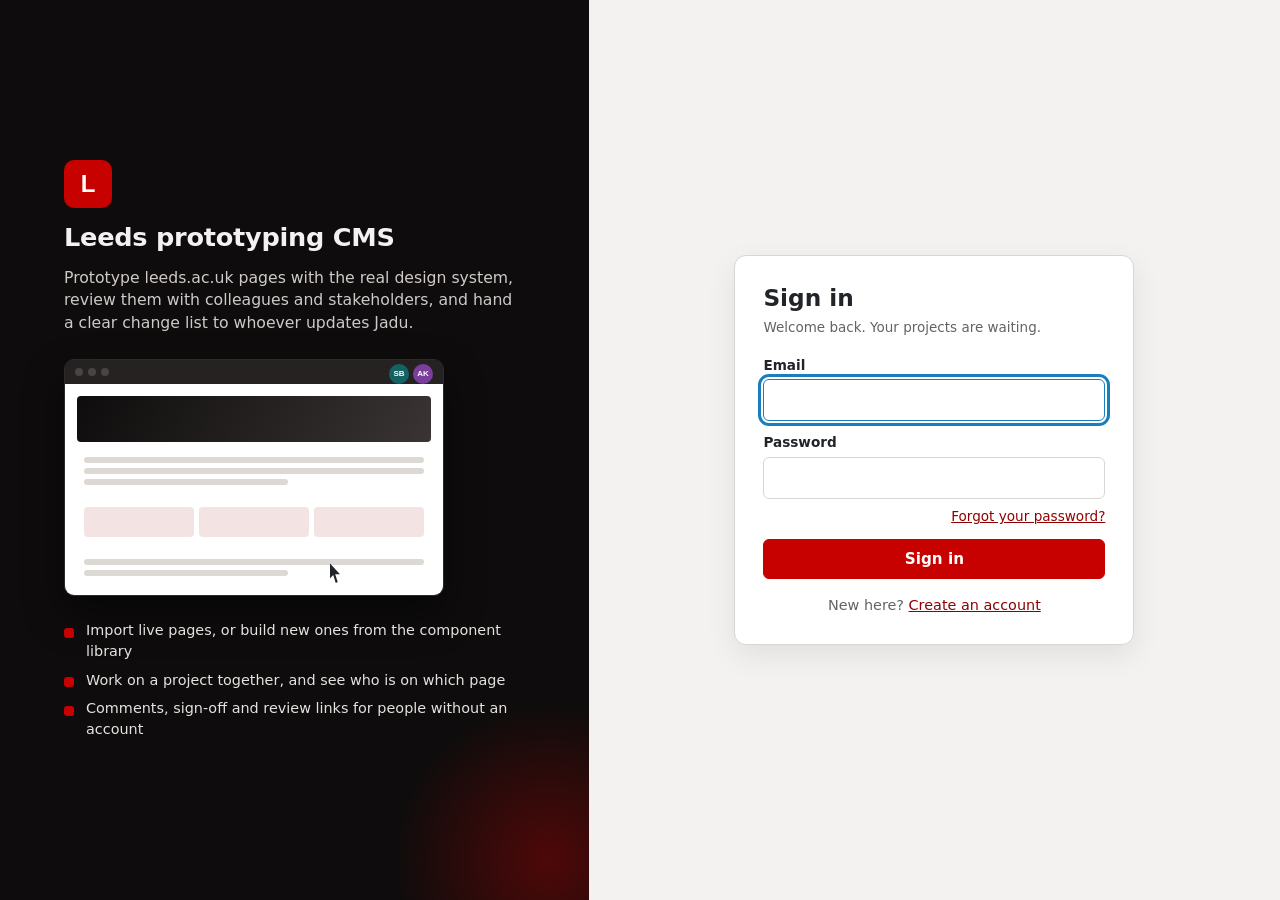
<file: index.html>
<!DOCTYPE html>
<html lang="en">
<head>
  <meta charset="utf-8">
  <meta name="viewport" content="width=device-width, initial-scale=1">
  <title>Leeds prototyping CMS</title>
  <link rel="icon" href="data:image/svg+xml,%3Csvg xmlns='http://www.w3.org/2000/svg' viewBox='0 0 32 32'%3E%3Crect width='32' height='32' fill='%23c70000'/%3E%3Ctext x='16' y='22' font-size='18' font-family='Arial' font-weight='700' fill='%23fff' text-anchor='middle'%3EL%3C/text%3E%3C/svg%3E">
  <link rel="stylesheet" href="assets/cms/cms.css">
</head>
<body>
  <nav class="rail" aria-label="Main" id="rail">
    <a class="rail__logo" href="#pages" title="Leeds prototyping CMS"><span class="hide">Leeds prototyping CMS</span></a>
  </nav>
  <div class="shell">
    <header class="topbar" id="topbar"></header>
    <div id="banner-root"></div>
    <main id="app"></main>
  </div>
  <div id="modal-root"></div>
  <div id="toast-root" aria-live="polite"></div>

  <script src="assets/vendor/html2canvas.min.js"></script>
  <script src="assets/ds/css/style.css.js"></script>
  <script src="assets/ds/scripts/bundle.js.js"></script>
  <script src="assets/cms/svgs.js"></script>
  <script src="assets/cms/colour-tokens.js"></script>
  <script src="assets/cms/media.js"></script>
  <script src="assets/cms/blocks.js"></script>
  <script src="assets/cms/render.js"></script>
  <script src="assets/cms/seed.js"></script>
  <script src="assets/cms/store.js"></script>
  <script src="assets/cms/cloud-config.js"></script>
  <script src="assets/cms/cloud.js"></script>
  <script src="assets/cms/importer.js"></script>
  <script src="assets/cms/exporter.js"></script>
  <script src="assets/cms/review.js"></script>
  <script src="assets/cms/forms.js"></script>
  <script src="assets/cms/tour.js"></script>
  <script src="assets/cms/app.js"></script>
</body>
</html>
</file>
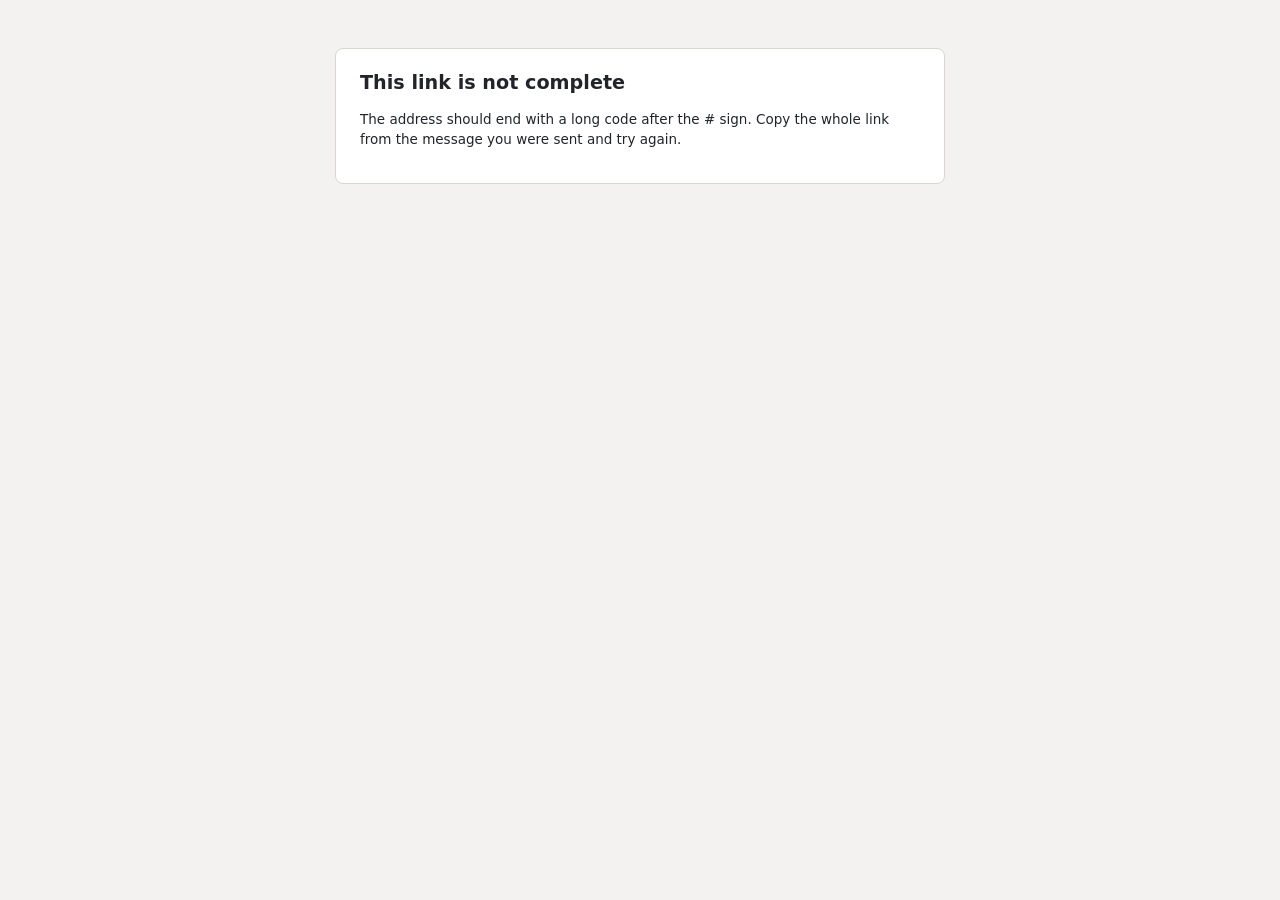
<file: review.html>
<!DOCTYPE html>
<html lang="en">
<head>
  <meta charset="utf-8">
  <meta name="viewport" content="width=device-width, initial-scale=1">
  <meta name="robots" content="noindex, nofollow">
  <meta name="referrer" content="no-referrer">
  <title>Review copy</title>
  <link rel="icon" href="data:image/svg+xml,%3Csvg xmlns='http://www.w3.org/2000/svg' viewBox='0 0 32 32'%3E%3Crect width='32' height='32' fill='%23c70000'/%3E%3Ctext x='16' y='22' font-size='18' font-family='Arial' font-weight='700' fill='%23fff' text-anchor='middle'%3EL%3C/text%3E%3C/svg%3E">
  <!-- A read-only copy of prototype pages, opened from a review link (review.html#<token>/<page path>).
       The copy is fetched with the site's public key and the token in the link. When the link allows it, reviewers can
       comment and approve or ask for changes, with their name (and role); the only things kept in this browser are that
       name and role, to fill them in next time. -->
  <style>
    html, body { margin: 0; height: 100%; }
    body { display: flex; flex-direction: column; background: #f3f2f1; color: #212529; font: 13.5px/1.45 "Segoe UI", system-ui, -apple-system, Roboto, Helvetica, Arial, sans-serif; }
    .bar { flex: 0 0 auto; display: flex; flex-wrap: wrap; align-items: center; gap: 10px; padding: 8px 16px; background: #0e0c0c; color: #fff; }
    .badge { font-size: .72rem; font-weight: 700; letter-spacing: .05em; text-transform: uppercase; padding: 3px 9px; border-radius: 10px; background: #c70000; color: #fff; }
    .name { font-weight: 700; font-size: 1rem; }
    .meta { color: #bdb8b6; font-size: .85rem; }
    .spacer { flex: 1; }
    .nav { display: flex; align-items: center; gap: 6px; }
    .bar select, .bar button { font: inherit; border-radius: 6px; border: 1px solid #555; background: #1e1b1b; color: #fff; padding: 5px 8px; }
    .bar select { max-width: 50vw; }
    .bar button { cursor: pointer; padding: 5px 10px; }
    .bar button:disabled { opacity: .4; cursor: default; }
    .bar .primary { background: #c70000; border-color: #c70000; font-weight: 600; }
    .bar .primary[aria-pressed="true"] { background: #fff; color: #0e0c0c; border-color: #fff; }
    :focus-visible { outline: 3px solid #197ebe; outline-offset: 2px; }
    main { flex: 1; min-height: 0; display: flex; position: relative; }
    .stage { flex: 1; min-width: 0; position: relative; }
    iframe { width: 100%; height: 100%; border: 0; display: block; background: #fff; }
    .msg { max-width: 560px; margin: 48px auto; padding: 20px 24px; background: #fff; border: 1px solid #d9d6d2; border-radius: 8px; }
    .msg h1 { font-size: 1.2rem; margin: 0 0 .5em; }
    .note { position: absolute; left: 50%; bottom: 16px; transform: translateX(-50%); background: #0e0c0c; color: #fff; padding: 8px 14px; border-radius: 6px; font-size: .9rem; max-width: 90%; z-index: 5; }
    .panel { flex: 0 0 360px; width: 360px; display: flex; flex-direction: column; background: #fff; border-left: 1px solid #d9d6d2; min-height: 0; }
    .panel__head { display: flex; align-items: center; gap: 8px; padding: 10px 14px; border-bottom: 1px solid #d9d6d2; }
    .panel__head h2 { flex: 1; font-size: 1rem; margin: 0; }
    .panel__scroll { flex: 1; overflow: auto; padding: 10px 14px; display: flex; flex-direction: column; gap: 12px; }
    .panel__scroll h3 { font-size: .95rem; margin: 0 0 4px; }
    .panel__you { display: flex; flex-direction: column; gap: 8px; }
    .panel__list { display: flex; flex-direction: column; gap: 8px; }
    .signoff { border: 1px solid #d9d6d2; border-radius: 8px; padding: 10px 12px; background: #faf9f8; display: flex; flex-direction: column; gap: 8px; }
    .signoff p { margin: 0; }
    .step { font-size: .85rem; padding: 6px 8px; border-radius: 6px; background: #fff; border: 1px solid #e6e3df; }
    .step strong { display: block; }
    .step--approved { border-left: 4px solid #1f7a3a; }
    .step--changes_requested { border-left: 4px solid #b00020; }
    .confirm { border-top: 1px dashed #d9d6d2; padding-top: 8px; display: flex; flex-direction: column; gap: 8px; }
    .panel__form { border-top: 1px solid #d9d6d2; padding: 10px 14px 14px; display: flex; flex-direction: column; gap: 8px; }
    .panel label { font-weight: 600; font-size: .85rem; display: flex; flex-direction: column; gap: 3px; }
    .input { font: inherit; padding: 6px 8px; border: 1px solid #b9b5b1; border-radius: 6px; background: #fff; color: inherit; width: 100%; box-sizing: border-box; }
    textarea.input { resize: vertical; min-height: 70px; }
    .btn { font: inherit; font-weight: 600; padding: 6px 12px; border-radius: 6px; border: 1px solid #b9b5b1; background: #fff; color: #212529; cursor: pointer; }
    .btn--primary { background: #c70000; border-color: #c70000; color: #fff; }
    .btn--sm { padding: 3px 9px; font-size: .85rem; }
    .btn:disabled { opacity: .5; cursor: default; }
    .row { display: flex; align-items: center; gap: 8px; flex-wrap: wrap; }
    .target { display: flex; align-items: center; gap: 6px; font-size: .85rem; }
    .target strong { flex: 1; min-width: 0; overflow: hidden; text-overflow: ellipsis; white-space: nowrap; }
    .comment { border: 1px solid #d9d6d2; border-radius: 6px; padding: 8px 10px; }
    .comment.is-resolved { background: #f7f6f5; color: #555; }
    .comment__head { display: flex; justify-content: space-between; gap: 8px; font-size: .85rem; }
    .comment__body { white-space: pre-wrap; overflow-wrap: anywhere; margin-top: 4px; }
    .chip { display: inline-block; font: inherit; font-size: .75rem; color: #156265; background: #e3f0f1; border: 0; border-radius: 10px; padding: 1px 8px; margin-top: 4px; cursor: pointer; }
    .muted { color: #636363; } .small { font-size: .85rem; } .error { color: #b00020; font-weight: 600; }
    [hidden] { display: none !important; }
    .hide { position: absolute; width: 1px; height: 1px; overflow: hidden; clip: rect(0 0 0 0); white-space: nowrap; }
    @media (max-width: 760px) {
      .meta { display: none; } .bar { padding: 6px 10px; }
      main { flex-direction: column; }
      .panel { flex: 0 0 55%; width: auto; border-left: 0; border-top: 1px solid #d9d6d2; }
    }
  </style>
</head>
<body>
  <header class="bar" id="bar" hidden>
    <span class="badge">Review copy</span>
    <span class="name" id="name"></span>
    <span class="meta" id="meta"></span>
    <span class="spacer"></span>
    <span class="nav" id="nav">
      <button type="button" id="prev" aria-label="Previous page">&#8249;</button>
      <label><span class="hide">Page</span><select id="page"></select></label>
      <button type="button" id="next" aria-label="Next page">&#8250;</button>
    </span>
    <button type="button" class="primary" id="toggle" aria-pressed="false" aria-controls="panel" hidden>Review</button>
  </header>
  <main id="main"><div class="stage" id="stage"></div>
    <aside class="panel" id="panel" aria-label="Review" hidden>
      <div class="panel__head"><h2 id="panel-title">Review</h2><button type="button" class="btn btn--sm" id="close" aria-label="Close the review panel">Close</button></div>
      <div class="panel__scroll">
        <div class="panel__you">
          <label>Your name<input class="input" id="who" type="text" maxlength="80" autocomplete="name"></label>
          <label id="role-field" hidden>Your role (optional)<input class="input" id="role" type="text" maxlength="120" autocomplete="organization-title" placeholder="For example: Head of Admissions"></label>
        </div>
        <section class="signoff" id="signoff" hidden aria-labelledby="signoff-title">
          <h3 id="signoff-title">Sign off this page</h3>
          <p class="small muted">The team that made this prototype asked you to approve this page, or say what needs to change.</p>
          <div id="steps" class="panel__list" aria-live="polite"></div>
          <div class="row" id="signoff-actions"><button type="button" class="btn btn--primary" id="approve">Approve this page</button><button type="button" class="btn" id="changes">Ask for changes</button></div>
          <div class="confirm" id="confirm" hidden>
            <p class="small" id="confirm-text"></p>
            <label><span id="note-label">Note (optional)</span><textarea class="input" id="note" maxlength="2000"></textarea></label>
            <div class="row"><button type="button" class="btn btn--primary" id="confirm-send">Approve</button><button type="button" class="btn" id="confirm-cancel">Cancel</button></div>
          </div>
          <span class="small" id="signoff-status" role="status"></span>
        </section>
        <section id="comments" hidden aria-labelledby="comments-title">
          <h3 id="comments-title">Comments on this page</h3>
          <div class="panel__list" id="list" aria-live="polite"></div>
        </section>
      </div>
      <form class="panel__form" id="form" hidden>
        <p class="small muted" style="margin:0">Your comments go to the team that made this prototype. Other people with this link can see them too.</p>
        <div class="target"><span class="muted">About:</span><strong id="target">The whole page</strong><button type="button" class="btn btn--sm" id="pick">Pick a part</button><button type="button" class="btn btn--sm" id="clear" hidden aria-label="Comment on the whole page instead">&#10005;</button></div>
        <label>Comment<textarea class="input" id="body" maxlength="2000" required></textarea></label>
        <div class="row"><button type="submit" class="btn btn--primary" id="send">Send comment</button><span class="small" id="status" role="status"></span></div>
      </form>
    </aside>
  </main>

  <script src="assets/cms/svgs.js"></script>
  <script src="assets/cms/colour-tokens.js"></script>
  <script src="assets/cms/cloud-config.js"></script>
  <script>
    /* images in a review copy live in the public cms-shares bucket, in a folder named after the link's token */
    (function () {
      var m = /^#([0-9a-f]{64})/.exec(location.hash);
      var cfg = window.UOL_CLOUD_CONFIG || {};
      var base = String(cfg.url || '').trim().replace(/\/+$/, '') + '/storage/v1/object/public/cms-shares/' + (m ? m[1] : 'none') + '/';
      var REF = /media:(m[a-z0-9]+)/g;
      window.UOL_MEDIA = {
        keepRefs: false,
        replace: function (html) { return String(html).replace(REF, function (x, id) { return base + id; }); },
        resolve: function (v) { return typeof v === 'string' && v.indexOf('media:') === 0 ? base + v.slice(6) : v; },
        idOf: function (v) { return typeof v === 'string' && v.indexOf('media:') === 0 ? v.slice(6) : null; },
        get: function () { return null; }
      };
    })();
  </script>
  <script src="assets/cms/blocks.js"></script>
  <script src="assets/cms/render.js"></script>
  <script>
    (function () {
      'use strict';
      function $(id) { return document.getElementById(id); }
      var stage = $('stage'), bar = $('bar'), sel = $('page'), prev = $('prev'), next = $('next');
      var cfg = window.UOL_CLOUD_CONFIG || {}, url = String(cfg.url || '').trim().replace(/\/+$/, ''), key = String(cfg.anonKey || '').trim();
      var m = /^#([0-9a-f]{64})(?:\/(.*))?$/.exec(location.hash), token = m && m[1];
      var copy = null, frame = null, comments = [], signoffs = [], pending = null, target = null, picking = false, NAME_KEY = 'uol-review-name', ROLE_KEY = 'uol-review-role';
      var headers = { 'Content-Type': 'application/json', apikey: key };
      if (/^eyJ/.test(key)) headers.Authorization = 'Bearer ' + key;

      function rpc(name, args) {
        return fetch(url + '/rest/v1/rpc/' + name, { method: 'POST', headers: headers, body: JSON.stringify(args) }).then(function (r) {
          return r.text().then(function (t) { var j = null; try { j = t ? JSON.parse(t) : null; } catch (e) {} if (!r.ok) throw new Error((j && (j.message || j.msg)) || 'HTTP ' + r.status); return j; });
        });
      }
      function el(tag, cls, text) { var e = document.createElement(tag); if (cls) e.className = cls; if (text != null) e.textContent = text; return e; }
      function message(title, text) {
        stage.innerHTML = '';
        var box = el('div', 'msg'); box.appendChild(el('h1', '', title)); box.appendChild(el('p', '', text)); stage.appendChild(box);
        document.title = title;
      }
      function note(text) { var n = el('div', 'note', text); n.setAttribute('role', 'status'); stage.appendChild(n); setTimeout(function () { n.remove(); }, 4000); }
      function fmt(iso) { var d = new Date(iso); return d.toLocaleDateString('en-GB', { day: 'numeric', month: 'long', year: 'numeric' }) + ', ' + d.toLocaleTimeString('en-GB', { hour: '2-digit', minute: '2-digit' }); }
      function slugOf(p) { return String(p.slug || '').replace(/^\/+|\/+$/g, ''); }
      function current() {
        var s = decodeURIComponent((/^#[0-9a-f]{64}\/(.*)$/.exec(location.hash) || [])[1] || '').replace(/^\/+|\/+$/g, '');
        var pages = copy.data.pages;
        return pages.filter(function (p) { return slugOf(p) === s; })[0] || pages.filter(function (p) { return p.template === 'homepage'; })[0] || pages[0];
      }
      /* a short description of a block, so the team knows which part a comment is about */
      function blockLabel(page, id) {
        var b = (page.blocks || []).filter(function (x) { return x.id === id; })[0]; if (!b) return '';
        var spec = window.UOL_BLOCKS.registry[b.type], text = '';
        Object.keys(b.props || {}).some(function (k) { var v = b.props[k]; if (typeof v === 'string' && /title|heading|text|html|quote|body|lead/i.test(k)) { text = v.replace(/<[^>]+>/g, ' ').replace(/\s+/g, ' ').trim(); return !!text; } return false; });
        return (spec ? spec.label : b.type) + (text ? ': ' + (text.length > 70 ? text.slice(0, 69) + '…' : text) : '');
      }

      /* ---------- the page ---------- */
      function show() {
        var d = copy.data, page = current();
        if (!page) { message('Nothing to show', 'This review copy has no pages.'); return; }
        var i = d.pages.indexOf(page);
        sel.value = String(i); prev.disabled = i <= 0; next.disabled = i >= d.pages.length - 1;
        document.title = page.title + ' | Review copy';
        setTarget(null); setPicking(false);
        frame.srcdoc = window.UOL_RENDER.renderDocument(d.site || {}, page, { pages: d.pages, sections: d.sections || [], markBlocks: !!copy.allow_comments });
        renderComments(); cancelSignoff(); renderSignoffs();
      }
      function go(i) { var p = copy.data.pages[i]; if (p) location.hash = '#' + token + '/' + slugOf(p); }
      function frameDoc() { try { return frame.contentDocument; } catch (e) { return null; } }
      /* hooks into the rendered page (same origin): picking a block, and pins on blocks with comments */
      function onFrameLoad() {
        var doc = frameDoc(); if (!doc || !copy.allow_comments) return;
        var st = doc.createElement('style');
        st.textContent = '.rv-hover{outline:2px dashed #c70000!important;outline-offset:-2px;cursor:crosshair!important}.rv-picked{outline:3px solid #c70000!important;outline-offset:-3px}' +
          '.rv-pins{position:absolute;top:0;left:0;width:0;height:0;z-index:20}.rv-pin{position:absolute;min-width:22px;height:22px;padding:0 6px;border-radius:11px;background:#c70000;color:#fff;font:700 12px/22px Arial,sans-serif;text-align:center;border:0;cursor:pointer;box-shadow:0 2px 6px rgba(0,0,0,.25)}' +
          'body.rv-picking a{cursor:crosshair!important}';
        doc.head.appendChild(st);
        doc.addEventListener('mouseover', function (e) { if (!picking) return; var b = e.target.closest('[data-block-id]'); doc.querySelectorAll('.rv-hover').forEach(function (n) { n.classList.remove('rv-hover'); }); if (b) doc.querySelectorAll('[data-block-id="' + b.getAttribute('data-block-id') + '"]').forEach(function (n) { n.classList.add('rv-hover'); }); });
        // on the window, so it runs before the page's own link handling and a pick never follows a link
        frame.contentWindow.addEventListener('click', function (e) {
          var pin = e.target.closest('.rv-pin');
          if (pin) { e.preventDefault(); e.stopPropagation(); openPanel(true); var c = $('list').querySelector('[data-block="' + pin.getAttribute('data-block') + '"]'); if (c) c.scrollIntoView({ block: 'nearest' }); return; }
          if (!picking) return;
          var b = e.target.closest('[data-block-id]');
          e.preventDefault(); e.stopPropagation();
          if (b) { setTarget(b.getAttribute('data-block-id')); setPicking(false); $('body').focus(); }
        }, true);
        doc.addEventListener('keydown', function (e) { if (e.key === 'Escape' && picking) setPicking(false); });
        markPins(); highlightTarget();
      }
      /* pins sit on their own layer over the page, so nothing is added inside the page's markup (which would upset
         the design system's :last-child rules); they follow the blocks when the page reflows */
      function markPins() {
        var doc = frameDoc(), page = copy && current(); if (!doc || !page || !doc.body) return;
        var layer = doc.querySelector('.rv-pins');
        if (!layer) {
          layer = doc.createElement('div'); layer.className = 'rv-pins'; doc.body.appendChild(layer);
          if (window.ResizeObserver) new ResizeObserver(placePins).observe(doc.body);
          frame.contentWindow.addEventListener('load', placePins);
        }
        layer.innerHTML = '';
        var count = {};
        comments.forEach(function (c) { if (c.page_id === page.id && c.block_id && !c.resolved_at) count[c.block_id] = (count[c.block_id] || 0) + 1; });
        Object.keys(count).forEach(function (id) {
          if (!doc.querySelector('[data-block-id="' + id + '"]')) return;
          var pin = doc.createElement('button'); pin.type = 'button'; pin.className = 'rv-pin'; pin.setAttribute('data-block', id); pin.title = count[id] + ' comment' + (count[id] === 1 ? '' : 's'); pin.textContent = String(count[id]);
          layer.appendChild(pin);
        });
        placePins();
      }
      /* a block can be more than one element; the pin goes at the top right of the first */
      function placePins() {
        var doc = frameDoc(), layer = doc && doc.querySelector('.rv-pins'); if (!layer) return;
        var base = layer.getBoundingClientRect();
        layer.querySelectorAll('.rv-pin').forEach(function (pin) {
          var b = doc.querySelector('[data-block-id="' + pin.getAttribute('data-block') + '"]'); if (!b) return;
          var r = b.getBoundingClientRect();
          pin.style.top = Math.round(r.top - base.top + 4) + 'px';
          pin.style.left = Math.round(r.right - base.left - pin.offsetWidth - 4) + 'px';
        });
      }
      function highlightTarget() {
        var doc = frameDoc(); if (!doc) return;
        doc.querySelectorAll('.rv-picked').forEach(function (n) { n.classList.remove('rv-picked'); });
        if (target) { var bs = doc.querySelectorAll('[data-block-id="' + target + '"]'); bs.forEach(function (b) { b.classList.add('rv-picked'); }); if (bs[0]) bs[0].scrollIntoView({ block: 'nearest', behavior: 'smooth' }); }
      }

      /* ---------- comments ---------- */
      function setTarget(id) {
        target = id || null;
        var page = copy && current();
        $('target').textContent = target && page ? blockLabel(page, target) || 'Part of the page' : 'The whole page';
        $('clear').hidden = !target;
        highlightTarget();
      }
      function setPicking(on) {
        picking = !!on;
        $('pick').textContent = picking ? 'Click the page…' : 'Pick a part';
        var doc = frameDoc();
        if (doc && doc.body) { doc.body.classList.toggle('rv-picking', picking); if (!picking) doc.querySelectorAll('.rv-hover').forEach(function (n) { n.classList.remove('rv-hover'); }); }
        if (picking) note('Click the part of the page your comment is about. Esc cancels.');
      }
      function openPanel(on) { $('panel').hidden = !on; $('toggle').setAttribute('aria-pressed', on ? 'true' : 'false'); if (on && !$('who').value) $('who').focus(); }
      function updateToggle() {
        var open = comments.filter(function (c) { return !c.resolved_at; }).length;
        var label = copy.allow_comments && copy.allow_approvals ? 'Review' : copy.allow_approvals ? 'Sign off' : 'Comments';
        $('toggle').textContent = label + (copy.allow_comments && open ? ' (' + open + ')' : '');
      }
      function rememberName() {
        var name = $('who').value.trim();
        if (!name) { $('who').focus(); return null; }
        try { localStorage.setItem(NAME_KEY, name); localStorage.setItem(ROLE_KEY, $('role').value.trim()); } catch (err) {}
        return name;
      }

      /* ---------- sign-off: approve this page, or ask for changes ---------- */
      function renderSignoffs() {
        if (!copy || !copy.allow_approvals) return;
        var page = current(), list = $('steps');
        list.innerHTML = '';
        signoffs.filter(function (s) { return s.page_id === page.id; }).forEach(function (s) {
          var step = el('div', 'step step--' + s.status);
          step.appendChild(el('strong', '', (s.status === 'approved' ? 'Approved by ' : 'Changes asked for by ') + s.guest_name + (s.guest_role ? ', ' + s.guest_role : '')));
          step.appendChild(el('span', 'muted', fmt(s.at)));
          if (s.note) step.appendChild(el('div', 'comment__body', s.note));
          list.appendChild(step);
        });
      }
      function askSignoff(status) {
        var page = current();
        pending = status;
        $('signoff-status').textContent = '';
        $('confirm').hidden = false; $('signoff-actions').hidden = true;
        $('confirm-text').textContent = status === 'approved'
          ? 'You are approving "' + page.title + '" as this review copy shows it (copy from ' + fmt(copy.updated_at) + '). The team sees your name, your role if you give it, and the time.'
          : 'Tell the team what needs to change on "' + page.title + '". You can add comments on particular parts of the page as well.';
        $('note-label').textContent = status === 'approved' ? 'Note (optional)' : 'What needs to change';
        $('confirm-send').textContent = status === 'approved' ? 'Approve' : 'Send';
        $('note').value = '';
        (status === 'approved' && $('who').value ? $('confirm-send') : status === 'approved' ? $('who') : $('note')).focus();
      }
      function cancelSignoff() { pending = null; $('confirm').hidden = true; $('signoff-actions').hidden = false; }
      function sendSignoff() {
        var name = rememberName(); if (!name) { $('signoff-status').className = 'small error'; $('signoff-status').textContent = 'Add your name first.'; return; }
        var note = $('note').value.trim(), page = current(), status = pending;
        if (status === 'changes_requested' && !note) { $('note').focus(); return; }
        $('confirm-send').disabled = true; $('signoff-status').className = 'small muted'; $('signoff-status').textContent = 'Sending…';
        rpc('add_guest_signoff', { p_token: token, p_page: page.id, p_status: status, p_name: name, p_role: $('role').value.trim() || null, p_note: note || null }).then(function () {
          cancelSignoff();
          $('signoff-status').className = 'small'; $('signoff-status').textContent = status === 'approved' ? 'Approved. Thank you, the team has been told.' : 'Sent. Thank you, the team has been told.';
          return loadSignoffs();
        }, function (err) { $('signoff-status').className = 'small error'; $('signoff-status').textContent = err.message; }).then(function () { $('confirm-send').disabled = false; });
      }
      function loadSignoffs() { return rpc('guest_signoff_list', { p_token: token }).then(function (rows) { signoffs = rows || []; renderSignoffs(); }, function () {}); }
      function renderComments() {
        var list = $('list'), page = copy && current(); if (!page) return;
        list.innerHTML = '';
        var mine = comments.filter(function (c) { return c.page_id === page.id; });
        updateToggle();
        $('comments-title').textContent = 'Comments on this page' + (mine.length ? ' (' + mine.length + ')' : '');
        if (!mine.length) list.appendChild(el('p', 'small muted', 'No comments on this page yet.'));
        mine.forEach(function (c) {
          var card = el('div', 'comment' + (c.resolved_at ? ' is-resolved' : ''));
          if (c.block_id) card.setAttribute('data-block', c.block_id);
          var head = el('div', 'comment__head'); head.appendChild(el('strong', '', c.guest_name)); head.appendChild(el('span', 'muted', fmt(c.created_at))); card.appendChild(head);
          if (c.block_id) { var chip = el('button', 'chip', c.block_label || 'Part of the page'); chip.type = 'button'; chip.addEventListener('click', function () { setTarget(c.block_id); }); card.appendChild(chip); }
          card.appendChild(el('div', 'comment__body', c.body));
          if (c.resolved_at) card.appendChild(el('div', 'small muted', 'Resolved by the team'));
          list.appendChild(card);
        });
        markPins();
      }
      function loadComments() {
        return rpc('guest_comment_list', { p_token: token }).then(function (rows) { comments = rows || []; renderComments(); }, function () {});
      }
      function send(e) {
        e.preventDefault();
        var body = $('body').value.trim(), status = $('status'), page = current();
        var name = rememberName(); if (!name) { status.className = 'small error'; status.textContent = 'Add your name first.'; return; }
        if (!body) { $('body').focus(); return; }
        $('send').disabled = true; status.className = 'small muted'; status.textContent = 'Sending…';
        rpc('add_guest_comment', { p_token: token, p_page: page.id, p_block: target, p_block_label: target ? blockLabel(page, target) : null, p_name: name, p_body: body }).then(function () {
          $('body').value = ''; setTarget(null); status.className = 'small'; status.textContent = 'Sent. Thank you.';
          return loadComments();
        }, function (err) { status.className = 'small error'; status.textContent = err.message; }).then(function () { $('send').disabled = false; });
      }

      /* ---------- start ---------- */
      if (!token) { message('This link is not complete', 'The address should end with a long code after the # sign. Copy the whole link from the message you were sent and try again.'); return; }
      if (!url || !key) { message('Review links are not set up here', 'This copy of the CMS is not connected to the cloud, so it cannot show review links.'); return; }
      message('Loading…', 'Fetching the review copy.');
      rpc('get_shared_project', { p_token: token }).then(function (rows) {
        copy = rows && rows[0];
        if (!copy || !copy.data || !Array.isArray(copy.data.pages)) { message('This review link does not work', 'It may have been deleted, or the address is incomplete. Ask the person who sent it for a new link.'); return; }
        var d = copy.data;
        stage.innerHTML = '';
        frame = document.createElement('iframe'); frame.title = 'Prototype page';
        frame.addEventListener('load', onFrameLoad);
        stage.appendChild(frame);
        $('name').textContent = copy.name;
        $('meta').textContent = 'Read only · copy from ' + fmt(copy.updated_at) + (d.madeBy ? ' · shared by ' + d.madeBy.replace(/@.*/, '') : '');
        sel.innerHTML = '';
        d.pages.forEach(function (p, i) { var o = el('option', '', p.title); o.value = String(i); sel.appendChild(o); });
        $('nav').hidden = d.pages.length < 2;
        bar.hidden = false;
        sel.addEventListener('change', function () { go(+sel.value); });
        prev.addEventListener('click', function () { go(+sel.value - 1); });
        next.addEventListener('click', function () { go(+sel.value + 1); });
        if (copy.allow_comments || copy.allow_approvals) {
          $('toggle').hidden = false; updateToggle();
          $('toggle').addEventListener('click', function () { openPanel($('panel').hidden); });
          $('close').addEventListener('click', function () { openPanel(false); });
          try { $('who').value = localStorage.getItem(NAME_KEY) || ''; $('role').value = localStorage.getItem(ROLE_KEY) || ''; } catch (err) {}
        }
        if (copy.allow_comments) {
          $('comments').hidden = false; $('form').hidden = false;
          $('pick').addEventListener('click', function () { setPicking(!picking); });
          $('clear').addEventListener('click', function () { setTarget(null); });
          $('form').addEventListener('submit', send);
          loadComments();
          setInterval(function () { if (!$('panel').hidden && document.visibilityState === 'visible') loadComments(); }, 60000);
        }
        if (copy.allow_approvals) {
          $('signoff').hidden = false; $('role-field').hidden = false;
          $('approve').addEventListener('click', function () { askSignoff('approved'); });
          $('changes').addEventListener('click', function () { askSignoff('changes_requested'); });
          $('confirm-send').addEventListener('click', sendSignoff);
          $('confirm-cancel').addEventListener('click', cancelSignoff);
          loadSignoffs();
        }
        // another review link pasted into this tab: start again with its copy
        window.addEventListener('hashchange', function () { if (location.hash.slice(1, 65) !== token) location.reload(); else show(); });
        // links between pages of the copy; links to pages outside it explain themselves
        window.addEventListener('message', function (e) {
          var msg = e.data || {};
          if (e.source !== frame.contentWindow || msg.uolcms !== 'navigate') return;
          if (picking) return;
          var t = d.pages.filter(function (p) { return slugOf(p) === String(msg.slug).replace(/^\/+|\/+$/g, ''); })[0];
          if (t) location.hash = '#' + token + '/' + slugOf(t);
          else note('That page is not part of this review copy.');
        });
        show();
      }).catch(function (e) { message('Could not load the review copy', 'Check your internet connection and reload the page. (' + e.message + ')'); });
    })();
  </script>
</body>
</html>
</file>
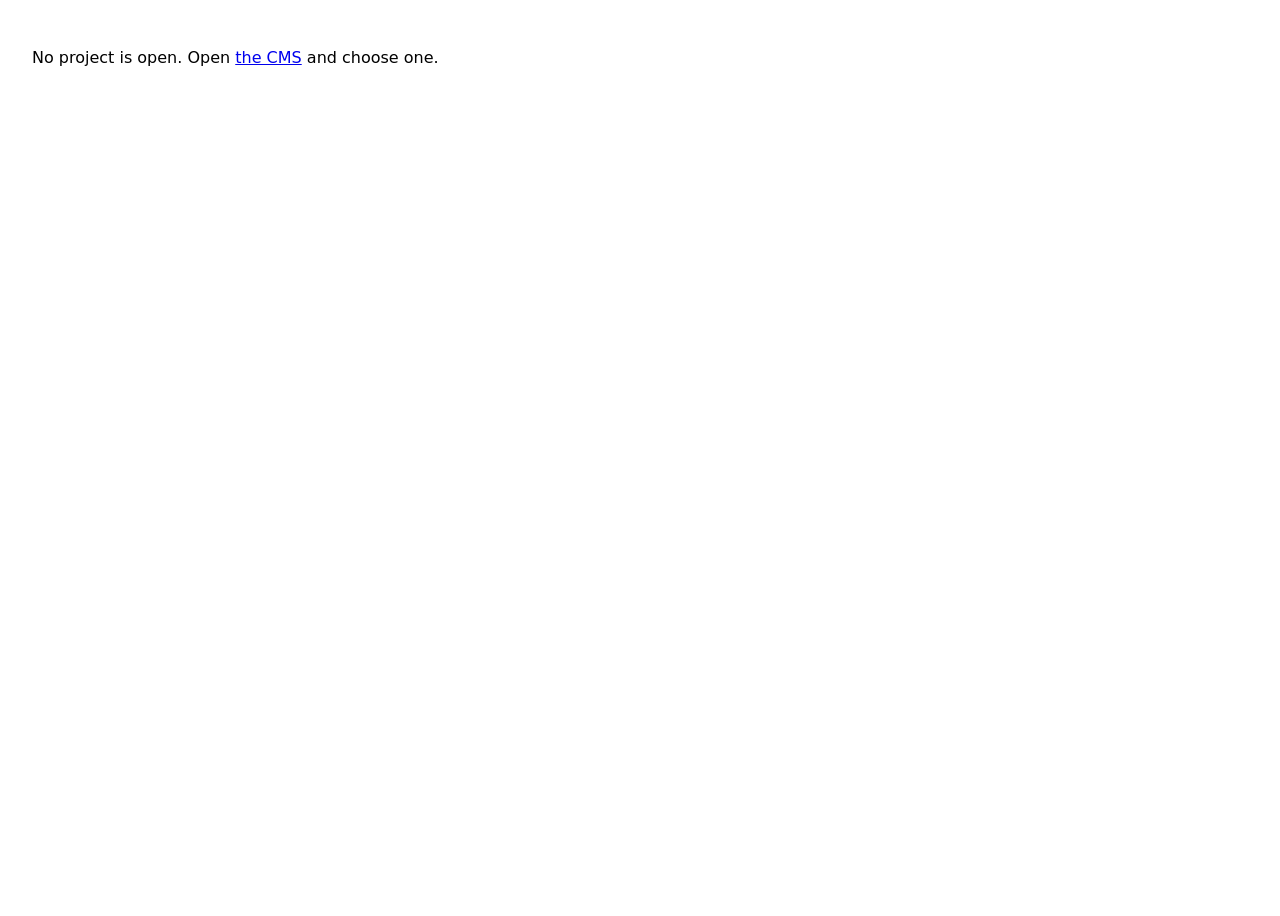
<file: view.html>
<!DOCTYPE html>
<html lang="en">
<head>
  <meta charset="utf-8">
  <meta name="viewport" content="width=device-width, initial-scale=1">
  <title>Prototype</title>
  <style>
    html, body { margin: 0; height: 100%; background: #fff; }
    iframe { width: 100%; height: 100%; border: 0; display: block; }
    .nopage { font-family: Segoe UI, system-ui, sans-serif; padding: 2rem; }
  </style>
</head>
<body>
  <script src="assets/cms/svgs.js"></script>
  <script src="assets/cms/colour-tokens.js"></script>
  <script src="assets/cms/media.js"></script>
  <script src="assets/cms/blocks.js"></script>
  <script src="assets/cms/render.js"></script>
  <script src="assets/cms/seed.js"></script>
  <script src="assets/cms/store.js"></script>
  <script>
    (function () {
      var Store = window.UOL_STORE;
      var frame = document.createElement('iframe');
      frame.title = 'Prototype page';
      document.body.appendChild(frame);
      function render() {
        if (!Store.data) { document.body.innerHTML = '<p class="nopage">No project is open. Open <a href="index.html">the CMS</a> and choose one.</p>'; return; }
        var slug = location.hash.replace(/^#\/?/, '') || (Store.data.pages[0] && Store.data.pages[0].slug);
        var page = Store.getPageBySlug(slug) || Store.data.pages[0];
        if (!page) { document.body.innerHTML = '<p class="nopage">No pages in the project. Open <a href="index.html">the CMS</a> to create one.</p>'; return; }
        document.title = page.title + ' | ' + (Store.data.site.name || 'University of Leeds');
        frame.srcdoc = window.UOL_RENDER.renderDocument(Store.data.site, page, { pages: Store.data.pages, sections: Store.data.sections });
      }
      window.addEventListener('message', function (e) {
        var d = e.data || {};
        if (d.uolcms === 'navigate') { location.hash = '#/' + d.slug; }
      });
      window.addEventListener('hashchange', render);
      // the project the CMS has open, from the browser's database; it reloads when the CMS saves
      var key = Store.openKey() || 'local';
      function load() { return Store.open(key).then(function (found) { if (!found && key === 'local') { var old = Store.legacy(); if (old) Store.data = old; } }); }
      try { new BroadcastChannel('leeds-cms').onmessage = function (e) { if (e.data && e.data.saved === key) load().then(render); }; } catch (e) {}
      window.UOL_MEDIA.open().then(load).then(render, render);
    })();
  </script>
</body>
</html>
</file>
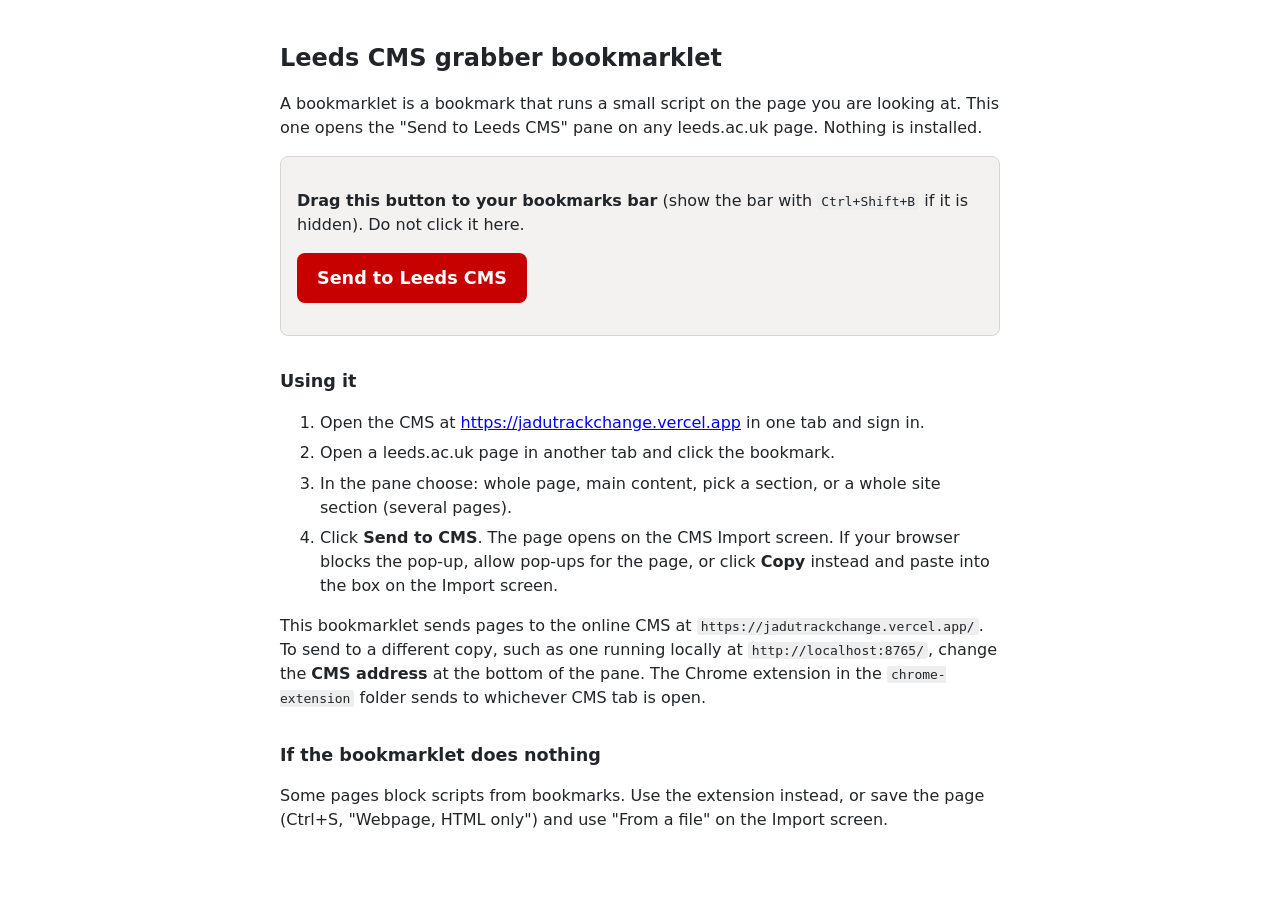
<file: grabber/bookmarklet.html>
﻿<!DOCTYPE html>
<html lang="en">
<head>
<meta charset="utf-8">
<meta name="viewport" content="width=device-width, initial-scale=1">
<title>Leeds CMS grabber bookmarklet</title>
<style>
  body { font-family: "Segoe UI", system-ui, Arial, sans-serif; max-width: 720px; margin: 40px auto; padding: 0 20px; color: #212529; line-height: 1.5; }
  h1 { font-size: 1.5rem; } h2 { font-size: 1.1rem; margin-top: 2rem; }
  .bm { display: inline-block; padding: 12px 20px; background: #c70000; color: #fff; font-weight: 700; border-radius: 8px; text-decoration: none; font-size: 1.1rem; cursor: grab; }
  .box { background: #f3f2f1; border: 1px solid #d9d6d2; border-radius: 8px; padding: 16px; margin: 16px 0; }
  code { background: #eee; padding: 1px 4px; border-radius: 3px; }
  ol li { margin-bottom: .4rem; }
</style>
</head>
<body>
<h1>Leeds CMS grabber bookmarklet</h1>
<p>A bookmarklet is a bookmark that runs a small script on the page you are looking at. This one opens the "Send to Leeds CMS" pane on any leeds.ac.uk page. Nothing is installed.</p>
<div class="box">
  <p><strong>Drag this button to your bookmarks bar</strong> (show the bar with <code>Ctrl+Shift+B</code> if it is hidden). Do not click it here.</p>
  <p><a class="bm" href="javascript:window.__UOL_CMS_URL%3D'https%3A%2F%2Fjadutrackchange.vercel.app%2F'%3B%2F*%20Leeds%20prototyping%20CMS%20-%20page%20grabber%0A%20%20%20Runs%20on%20any%20web%20page%20(injected%20by%20the%20Chrome%20extension%20or%20a%20bookmarklet).%20Opens%20a%20small%20pane%20that%20lets%20you%20send%0A%20%20%20the%20whole%20page%2C%20the%20main%20content%2C%20a%20section%20you%20pick%20by%20clicking%2C%20or%20a%20whole%20set%20of%20pages%20(a%20site%20section)%20to%0A%20%20%20the%20CMS%20importer.%20Delivery%20order%3A%20the%20extension%20(direct%20to%20the%20open%20CMS%20tab)%2C%20the%20online%20CMS%20at%20jadutrackchange.vercel.app%2C%20then%20the%20clipboard.%20*%2F%0A(function%20()%20%7B%0A%20%20'use%20strict'%3B%0A%20%20if%20(window.__uolGrabber)%20%7B%20window.__uolGrabber.open()%3B%20return%3B%20%7D%0A%0A%20%20var%20CMS_URL%20%3D%20(window.__UOL_CMS_URL%20%7C%7C%20'https%3A%2F%2Fjadutrackchange.vercel.app%2F').replace(%2F%5C%2F%3F%24%2F%2C%20'%2F')%3B%0A%20%20var%20picking%20%3D%20false%2C%20pickedEl%20%3D%20null%2C%20hoverEl%20%3D%20null%2C%20mode%20%3D%20'page'%3B%0A%20%20var%20hasExtension%20%3D%20!!(window.chrome%20%26%26%20chrome.runtime%20%26%26%20chrome.runtime.id%20%26%26%20chrome.runtime.sendMessage)%3B%0A%0A%20%20var%20css%20%3D%20''%20%2B%0A%20%20%20%20'%23uol-grab%7Ball%3Ainitial%3Bposition%3Afixed%3Btop%3A16px%3Bright%3A16px%3Bz-index%3A2147483646%3Bwidth%3A340px%3Bmax-height%3Acalc(100vh%20-%2032px)%3Boverflow%3Aauto%3Bfont%3A14px%2F1.4%20%22Segoe%20UI%22%2Csystem-ui%2CArial%2Csans-serif%3Bcolor%3A%23212529%3Bbackground%3A%23fff%3Bborder%3A1px%20solid%20%23d9d6d2%3Bborder-radius%3A10px%3Bbox-shadow%3A0%2012px%2040px%20rgba(0%2C0%2C0%2C.28)%7D'%20%2B%0A%20%20%20%20'%23uol-grab%20*%7Ball%3Arevert%3Bbox-sizing%3Aborder-box%3Bfont-family%3Ainherit%7D'%20%2B%0A%20%20%20%20'%23uol-grab%20.h%7Bdisplay%3Aflex%3Balign-items%3Acenter%3Bgap%3A8px%3Bpadding%3A10px%2012px%3Bbackground%3A%230e0c0c%3Bcolor%3A%23fff%3Bfont-weight%3A700%3Bcursor%3Amove%3Buser-select%3Anone%3Bposition%3Asticky%3Btop%3A0%7D'%20%2B%0A%20%20%20%20'%23uol-grab%20.h%20i%7Bdisplay%3Ainline-block%3Bwidth%3A8px%3Bheight%3A20px%3Bbackground%3A%23c70000%7D'%20%2B%0A%20%20%20%20'%23uol-grab%20.h%20button%7Bmargin-left%3Aauto%3Bbackground%3Anone%3Bborder%3A0%3Bcolor%3A%23fff%3Bfont-size%3A18px%3Bcursor%3Apointer%3Bline-height%3A1%7D'%20%2B%0A%20%20%20%20'%23uol-grab%20.b%7Bpadding%3A12px%7D'%20%2B%0A%20%20%20%20'%23uol-grab%20label.opt%7Bdisplay%3Aflex%3Bgap%3A8px%3Balign-items%3Aflex-start%3Bpadding%3A7px%208px%3Bborder%3A1px%20solid%20%23e3e0dc%3Bborder-radius%3A6px%3Bmargin-bottom%3A6px%3Bcursor%3Apointer%7D'%20%2B%0A%20%20%20%20'%23uol-grab%20label.opt%20input%7Bmargin-top%3A3px%7D'%20%2B%0A%20%20%20%20'%23uol-grab%20label.opt.on%7Bborder-color%3A%23c70000%3Bbackground%3A%23fff6f6%7D'%20%2B%0A%20%20%20%20'%23uol-grab%20label.opt%20small%7Bdisplay%3Ablock%3Bcolor%3A%23636363%3Bfont-size%3A12px%7D'%20%2B%0A%20%20%20%20'%23uol-grab%20.pick%7Bfont-size%3A12px%3Bcolor%3A%23910000%3Bfont-weight%3A600%3Bmin-height%3A18px%3Bmargin%3A4px%200%208px%7D'%20%2B%0A%20%20%20%20'%23uol-grab%20.links%7Bdisplay%3Anone%3Bborder%3A1px%20solid%20%23e3e0dc%3Bborder-radius%3A6px%3Bpadding%3A6px%3Bmargin%3A0%200%208px%3Bmax-height%3A220px%3Boverflow%3Aauto%3Bfont-size%3A12px%7D'%20%2B%0A%20%20%20%20'%23uol-grab%20.links%20label%7Bdisplay%3Aflex%3Bgap%3A6px%3Balign-items%3Aflex-start%3Bpadding%3A2px%200%3Bcursor%3Apointer%7D'%20%2B%0A%20%20%20%20'%23uol-grab%20.links%20.src%7Bcolor%3A%23636363%3Bfont-weight%3A700%3Bmargin%3A4px%200%202px%3Btext-transform%3Auppercase%3Bfont-size%3A10px%3Bletter-spacing%3A.05em%7D'%20%2B%0A%20%20%20%20'%23uol-grab%20.row%7Bdisplay%3Aflex%3Bgap%3A6px%3Bflex-wrap%3Awrap%7D'%20%2B%0A%20%20%20%20'%23uol-grab%20.btn%7Bflex%3A1%3Bpadding%3A8px%2010px%3Bfont-weight%3A700%3Bfont-size%3A13px%3Bborder%3A1px%20solid%20%23d9d6d2%3Bborder-radius%3A6px%3Bbackground%3A%23fff%3Bcursor%3Apointer%3Bcolor%3A%23212529%7D'%20%2B%0A%20%20%20%20'%23uol-grab%20.btn.p%7Bbackground%3A%23c70000%3Bborder-color%3A%23c70000%3Bcolor%3A%23fff%7D'%20%2B%0A%20%20%20%20'%23uol-grab%20.btn%3Adisabled%7Bopacity%3A.5%3Bcursor%3Adefault%7D'%20%2B%0A%20%20%20%20'%23uol-grab%20.st%7Bfont-size%3A12px%3Bcolor%3A%23636363%3Bmargin-top%3A8px%3Bmin-height%3A16px%7D'%20%2B%0A%20%20%20%20'%23uol-grab%20.url%7Bfont-size%3A11px%3Bcolor%3A%23636363%3Bmargin-top%3A6px%3Bword-break%3Abreak-all%7D'%20%2B%0A%20%20%20%20'%23uol-grab%20.url%20input%7Bwidth%3A100%25%3Bfont-size%3A11px%3Bpadding%3A4px%206px%3Bborder%3A1px%20solid%20%23d9d6d2%3Bborder-radius%3A4px%3Bmargin-top%3A2px%7D'%20%2B%0A%20%20%20%20'%23uol-grab%20.mini%7Bfont-size%3A11px%3Bcolor%3A%23636363%3Bbackground%3Anone%3Bborder%3A0%3Btext-decoration%3Aunderline%3Bcursor%3Apointer%3Bpadding%3A0%3Bmargin-right%3A8px%7D'%20%2B%0A%20%20%20%20'.uol-grab-hover%7Boutline%3A3px%20dashed%20%23c70000%20!important%3Boutline-offset%3A-3px%3Bcursor%3Acrosshair%20!important%7D'%20%2B%0A%20%20%20%20'.uol-grab-picked%7Boutline%3A4px%20solid%20%23c70000%20!important%3Boutline-offset%3A-4px%3Bbox-shadow%3A0%200%200%206px%20rgba(199%2C0%2C0%2C.2)%20!important%7D'%3B%0A%0A%20%20var%20style%20%3D%20document.createElement('style')%3B%20style.id%20%3D%20'uol-grab-style'%3B%20style.textContent%20%3D%20css%3B%0A%20%20document.documentElement.appendChild(style)%3B%0A%0A%20%20var%20pane%20%3D%20document.createElement('div')%3B%20pane.id%20%3D%20'uol-grab'%3B%0A%20%20pane.innerHTML%20%3D%0A%20%20%20%20'%3Cdiv%20class%3D%22h%22%3E%3Ci%3E%3C%2Fi%3ESend%20to%20Leeds%20CMS%3Cbutton%20type%3D%22button%22%20title%3D%22Close%22%20aria-label%3D%22Close%22%3E%E2%9C%95%3C%2Fbutton%3E%3C%2Fdiv%3E'%20%2B%0A%20%20%20%20'%3Cdiv%20class%3D%22b%22%3E'%20%2B%0A%20%20%20%20'%3Clabel%20class%3D%22opt%20on%22%3E%3Cinput%20type%3D%22radio%22%20name%3D%22uolgm%22%20value%3D%22page%22%20checked%3E%3Cspan%3EWhole%20page%3Csmall%3EHeader%2C%20navigation%2C%20banner%2C%20content%20and%20footer.%20Site%20settings%20are%20imported%20too.%3C%2Fsmall%3E%3C%2Fspan%3E%3C%2Flabel%3E'%20%2B%0A%20%20%20%20'%3Clabel%20class%3D%22opt%22%3E%3Cinput%20type%3D%22radio%22%20name%3D%22uolgm%22%20value%3D%22main%22%3E%3Cspan%3EMain%20content%20only%3Csmall%3EJust%20the%20blocks%20inside%20the%20page%E2%80%99s%20main%20area.%3C%2Fsmall%3E%3C%2Fspan%3E%3C%2Flabel%3E'%20%2B%0A%20%20%20%20'%3Clabel%20class%3D%22opt%22%3E%3Cinput%20type%3D%22radio%22%20name%3D%22uolgm%22%20value%3D%22pick%22%3E%3Cspan%3EPick%20a%20section%3Csmall%3EHover%20to%20highlight%20a%20component%2C%20click%20to%20choose%20it.%20Esc%20cancels.%3C%2Fsmall%3E%3C%2Fspan%3E%3C%2Flabel%3E'%20%2B%0A%20%20%20%20'%3Clabel%20class%3D%22opt%22%3E%3Cinput%20type%3D%22radio%22%20name%3D%22uolgm%22%20value%3D%22section%22%3E%3Cspan%3ESite%20section%20(several%20pages)%3Csmall%3EFetches%20this%20page%20and%20the%20pages%20linked%20from%20its%20section%20navigation%2C%20then%20imports%20them%20as%20one%20section.%3C%2Fsmall%3E%3C%2Fspan%3E%3C%2Flabel%3E'%20%2B%0A%20%20%20%20'%3Cdiv%20class%3D%22pick%22%3E%3C%2Fdiv%3E'%20%2B%0A%20%20%20%20'%3Cdiv%20class%3D%22links%22%3E%3C%2Fdiv%3E'%20%2B%0A%20%20%20%20'%3Cdiv%20class%3D%22row%22%3E%3Cbutton%20type%3D%22button%22%20class%3D%22btn%20p%22%20data-act%3D%22send%22%3ESend%20to%20CMS%3C%2Fbutton%3E%3Cbutton%20type%3D%22button%22%20class%3D%22btn%22%20data-act%3D%22copy%22%3ECopy%3C%2Fbutton%3E%3C%2Fdiv%3E'%20%2B%0A%20%20%20%20'%3Cdiv%20class%3D%22st%22%3E%3C%2Fdiv%3E'%20%2B%0A%20%20%20%20'%3Cdiv%20class%3D%22url%22%3ECMS%20address%20(opened%20when%20no%20CMS%20tab%20is%20found)%3Cinput%20type%3D%22text%22%20value%3D%22'%20%2B%20CMS_URL%20%2B%20'%22%3E%3C%2Fdiv%3E'%20%2B%0A%20%20%20%20'%3C%2Fdiv%3E'%3B%0A%20%20document.documentElement.appendChild(pane)%3B%0A%0A%20%20var%20st%20%3D%20pane.querySelector('.st')%2C%20pickInfo%20%3D%20pane.querySelector('.pick')%2C%20urlInput%20%3D%20pane.querySelector('.url%20input')%2C%20linksBox%20%3D%20pane.querySelector('.links')%3B%0A%20%20urlInput.addEventListener('change'%2C%20function%20()%20%7B%20CMS_URL%20%3D%20urlInput.value.replace(%2F%5C%2F%3F%24%2F%2C%20'%2F')%3B%20%7D)%3B%0A%0A%20%20function%20describe(el)%20%7B%0A%20%20%20%20if%20(!el)%20return%20''%3B%0A%20%20%20%20var%20c%20%3D%20String(el.className%20%7C%7C%20'').trim().split(%2F%5Cs%2B%2F).filter(function%20(x)%20%7B%20return%20%2F%5Euol-%7C%5Eevent-card%7C%5Eimage-quote%7C%5Etext-highlight%7C%5Ein-text%2F.test(x)%3B%20%7D)%5B0%5D%3B%0A%20%20%20%20return%20el.tagName.toLowerCase()%20%2B%20(c%20%3F%20'.'%20%2B%20c%20%3A%20'')%20%2B%20(el.id%20%3F%20'%23'%20%2B%20el.id%20%3A%20'')%3B%0A%20%20%7D%0A%0A%20%20%2F*%20----------%20picking%20a%20component%20----------%20*%2F%0A%20%20var%20COMPONENTS%20%3D%20%5B'.uol-widget-container'%2C%20'.uol-widget'%2C%20'.uol-banner-outer'%2C%20'.uol-hero-banner'%2C%20'.uol-task-banner'%2C%20'.uol-accordion'%2C%20'.uol-in-text-ctas-wrapper'%2C%20'.uol-in-text-cta'%2C%20'.uol-in-text-facts'%2C%20'.text-highlight'%2C%20'.uol-highlight-block'%2C%20'.uol-typography-pull-quote'%2C%20'.uol-typography-blockquote'%2C%20'.uol-featured-image'%2C%20'.uol-image-pair'%2C%20'.uol-gallery-container'%2C%20'.uol-linked-list'%2C%20'.uol-link-button-container'%2C%20'.uol-logo-group'%2C%20'.in-text-icons'%2C%20'.uol-info-list-container'%2C%20'.uol-status-message'%2C%20'.uol-chips'%2C%20'.uol-people-profile-cards'%2C%20'.uol-publications-list'%2C%20'.uol-content-block'%2C%20'.uol-article-highlight'%2C%20'.uol-profile-supplement'%2C%20'.image-quote'%2C%20'.uol-key-facts'%2C%20'.uol-index-table'%2C%20'.uol-pagination'%2C%20'.uol-facts-figures-container'%2C%20'.uol-cards'%2C%20'.uol-tiles'%2C%20'.uol-news-tiles'%2C%20'.events-cards'%2C%20'.uol-navigation-cards'%2C%20'.uol-description-list'%2C%20'.uol-accreditations'%2C%20'.uol-section-nav'%2C%20'.uol-section-nav-related-content'%2C%20'.uol-section-nav-ctas'%2C%20'.uol-site-footer-outer'%2C%20'.uol-header'%2C%20'.uol-page__content'%2C%20'.uol-article__content'%2C%20'.uol-rich-text'%5D%3B%0A%20%20var%20GENERIC%20%3D%20%5B'blockquote'%2C%20'table'%2C%20'figure'%2C%20'main'%2C%20'section'%2C%20'article'%2C%20'aside'%2C%20'nav'%2C%20'ul'%2C%20'ol'%2C%20'p'%2C%20'h1'%2C%20'h2'%2C%20'h3'%2C%20'h4'%5D%3B%0A%20%20function%20matchUp(el%2C%20list)%20%7B%0A%20%20%20%20for%20(var%20e%20%3D%20el%3B%20e%20%26%26%20e%20!%3D%3D%20document.body%3B%20e%20%3D%20e.parentElement)%20for%20(var%20i%20%3D%200%3B%20i%20%3C%20list.length%3B%20i%2B%2B)%20if%20(e.matches%20%26%26%20e.matches(list%5Bi%5D))%20return%20e%3B%0A%20%20%20%20return%20null%3B%0A%20%20%7D%0A%20%20function%20boundary(el)%20%7B%0A%20%20%20%20var%20c%20%3D%20matchUp(el%2C%20COMPONENTS)%3B%0A%20%20%20%20if%20(c%20%26%26%20(c.matches('.uol-rich-text')%20%7C%7C%20c.matches('.uol-cards%2C%20.uol-tiles%2C%20.uol-news-tiles%2C%20.events-cards%2C%20.uol-navigation-cards%2C%20.uol-description-list%2C%20.uol-accreditations%2C%20.uol-facts-figures-container%2C%20.uol-gallery-container')))%20%7B%20var%20w%20%3D%20c.closest('.uol-widget-container%2C%20.uol-widget')%3B%20if%20(w)%20c%20%3D%20w%3B%20%7D%0A%20%20%20%20return%20c%20%7C%7C%20matchUp(el%2C%20GENERIC)%20%7C%7C%20el%3B%0A%20%20%7D%0A%20%20function%20onMove(e)%20%7B%0A%20%20%20%20if%20(!picking)%20return%3B%0A%20%20%20%20var%20t%20%3D%20boundary(e.target)%3B%0A%20%20%20%20if%20(t%20%3D%3D%3D%20hoverEl%20%7C%7C%20pane.contains(e.target))%20return%3B%0A%20%20%20%20if%20(hoverEl)%20hoverEl.classList.remove('uol-grab-hover')%3B%0A%20%20%20%20hoverEl%20%3D%20t%3B%20hoverEl.classList.add('uol-grab-hover')%3B%0A%20%20%20%20pickInfo.textContent%20%3D%20'Hovering%3A%20'%20%2B%20describe(t)%3B%0A%20%20%7D%0A%20%20function%20onClick(e)%20%7B%0A%20%20%20%20if%20(!picking%20%7C%7C%20pane.contains(e.target))%20return%3B%0A%20%20%20%20e.preventDefault()%3B%20e.stopPropagation()%3B%0A%20%20%20%20if%20(pickedEl)%20pickedEl.classList.remove('uol-grab-picked')%3B%0A%20%20%20%20pickedEl%20%3D%20boundary(e.target)%3B%0A%20%20%20%20pickedEl.classList.add('uol-grab-picked')%3B%0A%20%20%20%20if%20(hoverEl)%20%7B%20hoverEl.classList.remove('uol-grab-hover')%3B%20hoverEl%20%3D%20null%3B%20%7D%0A%20%20%20%20stopPicking()%3B%0A%20%20%20%20pickInfo.textContent%20%3D%20'Picked%3A%20'%20%2B%20describe(pickedEl)%20%2B%20'%20('%20%2B%20Math.round(pickedEl.outerHTML.length%20%2F%201024)%20%2B%20'%20KB).%20Click%20%22Pick%20a%20section%22%20again%20to%20change.'%3B%0A%20%20%7D%0A%20%20function%20onKey(e)%20%7B%20if%20(e.key%20%3D%3D%3D%20'Escape')%20%7B%20if%20(picking)%20%7B%20stopPicking()%3B%20pickInfo.textContent%20%3D%20'Picking%20cancelled.'%3B%20%7D%20else%20close()%3B%20%7D%20%7D%0A%20%20function%20startPicking()%20%7B%20picking%20%3D%20true%3B%20document.addEventListener('mousemove'%2C%20onMove%2C%20true)%3B%20document.addEventListener('click'%2C%20onClick%2C%20true)%3B%20pickInfo.textContent%20%3D%20'Move%20over%20the%20page%20and%20click%20a%20component%E2%80%A6'%3B%20%7D%0A%20%20function%20stopPicking()%20%7B%20picking%20%3D%20false%3B%20document.removeEventListener('mousemove'%2C%20onMove%2C%20true)%3B%20document.removeEventListener('click'%2C%20onClick%2C%20true)%3B%20if%20(hoverEl)%20%7B%20hoverEl.classList.remove('uol-grab-hover')%3B%20hoverEl%20%3D%20null%3B%20%7D%20%7D%0A%0A%20%20%2F*%20----------%20site%20section%3A%20discover%20linked%20pages%20----------%20*%2F%0A%20%20function%20sameSite(href)%20%7B%20try%20%7B%20var%20u%20%3D%20new%20URL(href%2C%20location.href)%3B%20return%20u.origin%20%3D%3D%3D%20location.origin%20%26%26%20!%2F%5C.(pdf%7Cdocx%3F%7Cxlsx%3F%7Cpptx%3F%7Czip%7Cjpe%3Fg%7Cpng%7Cgif%7Csvg)(%5C%3F%7C%24)%2Fi.test(u.pathname)%20%3F%20u.href.replace(%2F%23.*%24%2F%2C%20'')%20%3A%20null%3B%20%7D%20catch%20(e)%20%7B%20return%20null%3B%20%7D%0A%20%20%7D%0A%20%20function%20discoverLinks()%20%7B%0A%20%20%20%20var%20groups%20%3D%20%5B%0A%20%20%20%20%20%20%7B%20name%3A%20'Section%20navigation'%2C%20sel%3A%20'.uol-section-nav%20a%5Bhref%5D'%20%7D%2C%0A%20%20%20%20%20%20%7B%20name%3A%20'Contents%20(in-page%20navigation)'%2C%20sel%3A%20'.uol-in-page-navigation%20a%5Bhref%5D'%20%7D%2C%0A%20%20%20%20%20%20%7B%20name%3A%20'Previous%20%2F%20next'%2C%20sel%3A%20'.uol-page-nav%20a%5Bhref%5D'%20%7D%2C%0A%20%20%20%20%20%20%7B%20name%3A%20'Related%20content'%2C%20sel%3A%20'.uol-section-nav-related-content%20a%5Bhref%5D'%20%7D%2C%0A%20%20%20%20%20%20%7B%20name%3A%20'Links%20in%20the%20main%20content'%2C%20sel%3A%20'main%20a%5Bhref%5D%2C%20.uol-page__content%20a%5Bhref%5D%2C%20.uol-homepage-content%20a%5Bhref%5D'%20%7D%0A%20%20%20%20%5D%3B%0A%20%20%20%20var%20seen%20%3D%20%7B%7D%2C%20out%20%3D%20%5B%5D%3B%0A%20%20%20%20var%20self%20%3D%20location.href.replace(%2F%23.*%24%2F%2C%20'')%3B%0A%20%20%20%20seen%5Bself%5D%20%3D%201%3B%0A%20%20%20%20groups.forEach(function%20(g%2C%20gi)%20%7B%0A%20%20%20%20%20%20var%20items%20%3D%20%5B%5D%3B%0A%20%20%20%20%20%20Array.prototype.slice.call(document.querySelectorAll(g.sel)).forEach(function%20(a)%20%7B%0A%20%20%20%20%20%20%20%20var%20u%20%3D%20sameSite(a.getAttribute('href'))%3B%0A%20%20%20%20%20%20%20%20if%20(!u%20%7C%7C%20seen%5Bu%5D)%20return%3B%0A%20%20%20%20%20%20%20%20var%20label%20%3D%20(a.textContent%20%7C%7C%20'').replace(%2F%5Cs%2B%2Fg%2C%20'%20').trim()%3B%0A%20%20%20%20%20%20%20%20if%20(!label)%20return%3B%0A%20%20%20%20%20%20%20%20seen%5Bu%5D%20%3D%201%3B%0A%20%20%20%20%20%20%20%20items.push(%7B%20url%3A%20u%2C%20label%3A%20label%2C%20checked%3A%20gi%20%3C%203%20%7D)%3B%0A%20%20%20%20%20%20%7D)%3B%0A%20%20%20%20%20%20if%20(items.length)%20out.push(%7B%20name%3A%20g.name%2C%20items%3A%20items%20%7D)%3B%0A%20%20%20%20%7D)%3B%0A%20%20%20%20return%20out%3B%0A%20%20%7D%0A%20%20function%20renderLinks()%20%7B%0A%20%20%20%20var%20groups%20%3D%20discoverLinks()%3B%0A%20%20%20%20linksBox.innerHTML%20%3D%20''%3B%0A%20%20%20%20linksBox.style.display%20%3D%20'block'%3B%0A%20%20%20%20var%20head%20%3D%20document.createElement('div')%3B%0A%20%20%20%20head.innerHTML%20%3D%20'%3Clabel%3E%3Cinput%20type%3D%22checkbox%22%20checked%3E%20%3Cstrong%3EThis%20page%3C%2Fstrong%3E%20%3Cspan%20style%3D%22color%3A%23636363%22%3E('%20%2B%20(document.title%20%7C%7C%20location.pathname)%20%2B%20')%3C%2Fspan%3E%3C%2Flabel%3E'%3B%0A%20%20%20%20head.querySelector('input').dataset.url%20%3D%20location.href.replace(%2F%23.*%24%2F%2C%20'')%3B%20head.querySelector('input').dataset.label%20%3D%20(document.querySelector('h1')%20%7C%7C%20%7B%20textContent%3A%20document.title%20%7D).textContent.trim()%3B%0A%20%20%20%20linksBox.appendChild(head)%3B%0A%20%20%20%20if%20(!groups.length)%20%7B%20var%20p%20%3D%20document.createElement('div')%3B%20p.style.cssText%20%3D%20'color%3A%23636363%3Bpadding%3A4px%200'%3B%20p.textContent%20%3D%20'No%20section%20navigation%20or%20contents%20links%20found%20on%20this%20page.'%3B%20linksBox.appendChild(p)%3B%20%7D%0A%20%20%20%20groups.forEach(function%20(g)%20%7B%0A%20%20%20%20%20%20var%20s%20%3D%20document.createElement('div')%3B%20s.className%20%3D%20'src'%3B%20s.textContent%20%3D%20g.name%20%2B%20'%20('%20%2B%20g.items.length%20%2B%20')'%3B%0A%20%20%20%20%20%20linksBox.appendChild(s)%3B%0A%20%20%20%20%20%20g.items.forEach(function%20(i)%20%7B%0A%20%20%20%20%20%20%20%20var%20l%20%3D%20document.createElement('label')%3B%0A%20%20%20%20%20%20%20%20var%20cb%20%3D%20document.createElement('input')%3B%20cb.type%20%3D%20'checkbox'%3B%20cb.checked%20%3D%20i.checked%3B%20cb.dataset.url%20%3D%20i.url%3B%20cb.dataset.label%20%3D%20i.label%3B%0A%20%20%20%20%20%20%20%20l.appendChild(cb)%3B%20l.appendChild(document.createTextNode('%20'%20%2B%20i.label))%3B%0A%20%20%20%20%20%20%20%20linksBox.appendChild(l)%3B%0A%20%20%20%20%20%20%7D)%3B%0A%20%20%20%20%7D)%3B%0A%20%20%20%20var%20tools%20%3D%20document.createElement('div')%3B%20tools.style.marginTop%20%3D%20'6px'%3B%0A%20%20%20%20tools.innerHTML%20%3D%20'%3Cbutton%20type%3D%22button%22%20class%3D%22mini%22%20data-all%3D%221%22%3ESelect%20all%3C%2Fbutton%3E%3Cbutton%20type%3D%22button%22%20class%3D%22mini%22%20data-all%3D%220%22%3ESelect%20none%3C%2Fbutton%3E'%3B%0A%20%20%20%20tools.addEventListener('click'%2C%20function%20(e)%20%7B%20var%20b%20%3D%20e.target.closest('button')%3B%20if%20(!b)%20return%3B%20var%20on%20%3D%20b.dataset.all%20%3D%3D%3D%20'1'%3B%20linksBox.querySelectorAll('input%5Btype%3Dcheckbox%5D').forEach(function%20(c)%20%7B%20c.checked%20%3D%20on%3B%20%7D)%3B%20%7D)%3B%0A%20%20%20%20linksBox.appendChild(tools)%3B%0A%20%20%7D%0A%20%20function%20selectedLinks()%20%7B%0A%20%20%20%20return%20Array.prototype.slice.call(linksBox.querySelectorAll('input%5Btype%3Dcheckbox%5D%3Achecked')).map(function%20(c)%20%7B%20return%20%7B%20url%3A%20c.dataset.url%2C%20label%3A%20c.dataset.label%20%7D%3B%20%7D).filter(function%20(l)%20%7B%20return%20l.url%3B%20%7D)%3B%0A%20%20%7D%0A%20%20function%20fetchPages(links%2C%20progress)%20%7B%0A%20%20%20%20var%20results%20%3D%20%5B%5D%3B%0A%20%20%20%20var%20i%20%3D%200%3B%0A%20%20%20%20function%20next()%20%7B%0A%20%20%20%20%20%20if%20(i%20%3E%3D%20links.length)%20return%20Promise.resolve(results)%3B%0A%20%20%20%20%20%20var%20l%20%3D%20links%5Bi%2B%2B%5D%3B%0A%20%20%20%20%20%20progress(i%2C%20links.length%2C%20l.label)%3B%0A%20%20%20%20%20%20var%20p%20%3D%20l.url%20%3D%3D%3D%20location.href.replace(%2F%23.*%24%2F%2C%20'')%20%3F%20Promise.resolve('%3C!DOCTYPE%20html%3E'%20%2B%20cleanClone(document.documentElement).outerHTML)%0A%20%20%20%20%20%20%20%20%3A%20fetch(l.url%2C%20%7B%20credentials%3A%20'same-origin'%20%7D).then(function%20(r)%20%7B%20if%20(!r.ok)%20throw%20new%20Error('HTTP%20'%20%2B%20r.status)%3B%20return%20r.text()%3B%20%7D)%3B%0A%20%20%20%20%20%20return%20p.then(function%20(html)%20%7B%20results.push(%7B%20url%3A%20l.url%2C%20title%3A%20l.label%2C%20html%3A%20html%20%7D)%3B%20%7D%2C%20function%20(e)%20%7B%20results.push(%7B%20url%3A%20l.url%2C%20title%3A%20l.label%2C%20error%3A%20e.message%20%7D)%3B%20%7D).then(next)%3B%0A%20%20%20%20%7D%0A%20%20%20%20return%20next()%3B%0A%20%20%7D%0A%0A%20%20pane.querySelectorAll('input%5Bname%3Duolgm%5D').forEach(function%20(r)%20%7B%0A%20%20%20%20r.addEventListener('change'%2C%20function%20()%20%7B%0A%20%20%20%20%20%20mode%20%3D%20r.value%3B%0A%20%20%20%20%20%20pane.querySelectorAll('label.opt').forEach(function%20(l)%20%7B%20l.classList.toggle('on'%2C%20l.contains(r))%3B%20%7D)%3B%0A%20%20%20%20%20%20linksBox.style.display%20%3D%20'none'%3B%0A%20%20%20%20%20%20if%20(mode%20%3D%3D%3D%20'pick')%20startPicking()%3B%20else%20%7B%20stopPicking()%3B%20pickInfo.textContent%20%3D%20''%3B%20%7D%0A%20%20%20%20%20%20if%20(mode%20%3D%3D%3D%20'section')%20renderLinks()%3B%0A%20%20%20%20%20%20pane.querySelector('%5Bdata-act%3Dsend%5D').textContent%20%3D%20mode%20%3D%3D%3D%20'section'%20%3F%20'Fetch%20and%20send%20to%20CMS'%20%3A%20'Send%20to%20CMS'%3B%0A%20%20%20%20%7D)%3B%0A%20%20%7D)%3B%0A%0A%20%20%2F*%20----------%20payloads%20----------%20*%2F%0A%20%20function%20cleanClone(root)%20%7B%0A%20%20%20%20var%20c%20%3D%20root.cloneNode(true)%3B%0A%20%20%20%20if%20(c.classList)%20%7B%20c.classList.remove('uol-grab-hover'%2C%20'uol-grab-picked')%3B%20if%20(!c.className)%20c.removeAttribute('class')%3B%20%7D%0A%20%20%20%20Array.prototype.slice.call(c.querySelectorAll('%23uol-grab%2C%20%23uol-grab-style%2C%20script%2C%20noscript%2C%20.uol-grab-hover%2C%20.uol-grab-picked')).forEach(function%20(n)%20%7B%0A%20%20%20%20%20%20if%20(n.id%20%3D%3D%3D%20'uol-grab'%20%7C%7C%20n.id%20%3D%3D%3D%20'uol-grab-style'%20%7C%7C%20n.tagName%20%3D%3D%3D%20'SCRIPT'%20%7C%7C%20n.tagName%20%3D%3D%3D%20'NOSCRIPT')%20n.remove()%3B%20else%20%7B%20n.classList.remove('uol-grab-hover'%2C%20'uol-grab-picked')%3B%20if%20(!n.className)%20n.removeAttribute('class')%3B%20%7D%0A%20%20%20%20%7D)%3B%0A%20%20%20%20return%20c%3B%0A%20%20%7D%0A%20%20function%20sectionTitle()%20%7B%0A%20%20%20%20var%20t%20%3D%20document.querySelector('.uol-section-nav__title__text%2C%20.uol-header-local-masthead__link--title')%3B%0A%20%20%20%20return%20t%20%3F%20t.textContent.replace(%2Fhome%20page%2Fi%2C%20'').trim()%20%3A%20(document.title%20%7C%7C%20'Imported%20section').replace(%2F%5Cs*%5B%7C%E2%80%93-%5D%5Cs*University%20of%20Leeds.*%24%2Fi%2C%20'')%3B%0A%20%20%7D%0A%20%20function%20payload()%20%7B%0A%20%20%20%20if%20(mode%20%3D%3D%3D%20'section')%20return%20null%3B%20%2F%2F%20built%20asynchronously%0A%20%20%20%20var%20html%3B%0A%20%20%20%20if%20(mode%20%3D%3D%3D%20'pick')%20%7B%0A%20%20%20%20%20%20if%20(!pickedEl)%20%7B%20st.textContent%20%3D%20'Pick%20a%20section%20first.'%3B%20return%20null%3B%20%7D%0A%20%20%20%20%20%20html%20%3D%20cleanClone(pickedEl).outerHTML%3B%0A%20%20%20%20%7D%20else%20if%20(mode%20%3D%3D%3D%20'main')%20%7B%0A%20%20%20%20%20%20var%20main%20%3D%20document.querySelector('.uol-page__content%2C%20.uol-article__content%2C%20main.uol-homepage-content%2C%20main')%20%7C%7C%20document.body%3B%0A%20%20%20%20%20%20html%20%3D%20cleanClone(main).innerHTML%3B%0A%20%20%20%20%7D%20else%20%7B%0A%20%20%20%20%20%20html%20%3D%20'%3C!DOCTYPE%20html%3E'%20%2B%20cleanClone(document.documentElement).outerHTML%3B%0A%20%20%20%20%7D%0A%20%20%20%20return%20%7B%20uolcms%3A%20'import'%2C%20kind%3A%20mode%2C%20html%3A%20html%2C%20url%3A%20location.href%2C%20title%3A%20document.title%20%7D%3B%0A%20%20%7D%0A%20%20function%20buildSectionPayload()%20%7B%0A%20%20%20%20var%20links%20%3D%20selectedLinks()%3B%0A%20%20%20%20if%20(!links.length)%20%7B%20st.textContent%20%3D%20'Tick%20at%20least%20one%20page.'%3B%20return%20Promise.resolve(null)%3B%20%7D%0A%20%20%20%20var%20btn%20%3D%20pane.querySelector('%5Bdata-act%3Dsend%5D')%3B%20btn.disabled%20%3D%20true%3B%0A%20%20%20%20return%20fetchPages(links%2C%20function%20(i%2C%20n%2C%20label)%20%7B%20st.textContent%20%3D%20'Fetching%20'%20%2B%20i%20%2B%20'%20of%20'%20%2B%20n%20%2B%20'%3A%20'%20%2B%20label%3B%20%7D).then(function%20(pages)%20%7B%0A%20%20%20%20%20%20btn.disabled%20%3D%20false%3B%0A%20%20%20%20%20%20var%20ok%20%3D%20pages.filter(function%20(p)%20%7B%20return%20!p.error%3B%20%7D)%3B%0A%20%20%20%20%20%20var%20failed%20%3D%20pages.filter(function%20(p)%20%7B%20return%20p.error%3B%20%7D)%3B%0A%20%20%20%20%20%20if%20(!ok.length)%20%7B%20st.textContent%20%3D%20'None%20of%20the%20pages%20could%20be%20fetched.'%3B%20return%20null%3B%20%7D%0A%20%20%20%20%20%20st.textContent%20%3D%20'Fetched%20'%20%2B%20ok.length%20%2B%20'%20page'%20%2B%20(ok.length%20%3D%3D%3D%201%20%3F%20''%20%3A%20's')%20%2B%20(failed.length%20%3F%20'%20('%20%2B%20failed.length%20%2B%20'%20failed)'%20%3A%20'')%20%2B%20'.%20Sending%E2%80%A6'%3B%0A%20%20%20%20%20%20return%20%7B%20uolcms%3A%20'import'%2C%20kind%3A%20'section'%2C%20title%3A%20sectionTitle()%2C%20url%3A%20location.href%2C%20pages%3A%20ok%2C%20failed%3A%20failed.map(function%20(f)%20%7B%20return%20f.url%20%2B%20'%20('%20%2B%20f.error%20%2B%20')'%3B%20%7D)%20%7D%3B%0A%20%20%20%20%7D)%3B%0A%20%20%7D%0A%0A%20%20%2F*%20----------%20original%20images%3A%20fetched%20here%20(same%20site%2C%20so%20allowed)%20and%20sent%20along%20as%20data%20URLs%20----------%20*%2F%0A%20%20function%20absUrl(u)%20%7B%20try%20%7B%20return%20new%20URL(u%2C%20location.href).href%3B%20%7D%20catch%20(e)%20%7B%20return%20u%3B%20%7D%20%7D%0A%20%20function%20imageUrlsIn(html)%20%7B%0A%20%20%20%20var%20urls%20%3D%20%7B%7D%3B%0A%20%20%20%20String(html).replace(%2F%3Cimg%5B%5E%3E%5D%2B%3F(%3F%3Adata-src-high-quality%7Cdata-src%7Csrc)%3D%22(%5B%5E%22%5D%2B)%22%2Fgi%2C%20function%20(m%2C%20u)%20%7B%20urls%5BabsUrl(u)%5D%20%3D%201%3B%20return%20m%3B%20%7D)%3B%0A%20%20%20%20String(html).replace(%2Furl%5C(%5B'%22%5D%3F(%5B%5E'%22)%5D%2B)%5B'%22%5D%3F%5C)%2Fgi%2C%20function%20(m%2C%20u)%20%7B%20if%20(!%2F%5Edata%3A%2F.test(u))%20urls%5BabsUrl(u)%5D%20%3D%201%3B%20return%20m%3B%20%7D)%3B%0A%20%20%20%20return%20Object.keys(urls).filter(function%20(u)%20%7B%20return%20%2F%5Ehttps%3F%3A%2F.test(u)%20%26%26%20!%2F%5C.svg(%5C%3F%7C%24)%2Fi.test(u)%3B%20%7D)%3B%0A%20%20%7D%0A%20%20function%20fetchAssets(urls%2C%20progress)%20%7B%0A%20%20%20%20var%20map%20%3D%20%7B%7D%2C%20total%20%3D%200%2C%20i%20%3D%200%2C%20MAX_EACH%20%3D%204000000%2C%20MAX_TOTAL%20%3D%2060000000%3B%0A%20%20%20%20function%20next()%20%7B%0A%20%20%20%20%20%20if%20(i%20%3E%3D%20urls.length%20%7C%7C%20total%20%3E%20MAX_TOTAL)%20return%20Promise.resolve(map)%3B%0A%20%20%20%20%20%20var%20u%20%3D%20urls%5Bi%2B%2B%5D%3B%0A%20%20%20%20%20%20if%20(progress)%20progress(i%2C%20urls.length)%3B%0A%20%20%20%20%20%20return%20fetch(u%2C%20%7B%20credentials%3A%20'same-origin'%20%7D).then(function%20(r)%20%7B%20return%20r.ok%20%3F%20r.blob()%20%3A%20null%3B%20%7D).then(function%20(blob)%20%7B%0A%20%20%20%20%20%20%20%20if%20(!blob%20%7C%7C%20!%2F%5Eimage%5C%2F%2F.test(blob.type)%20%7C%7C%20blob.size%20%3E%20MAX_EACH)%20return%3B%0A%20%20%20%20%20%20%20%20return%20new%20Promise(function%20(res)%20%7B%20var%20fr%20%3D%20new%20FileReader()%3B%20fr.onload%20%3D%20function%20()%20%7B%20map%5Bu%5D%20%3D%20fr.result%3B%20total%20%2B%3D%20blob.size%3B%20res()%3B%20%7D%3B%20fr.onerror%20%3D%20function%20()%20%7B%20res()%3B%20%7D%3B%20fr.readAsDataURL(blob)%3B%20%7D)%3B%0A%20%20%20%20%20%20%7D).catch(function%20()%20%7B%7D).then(next)%3B%0A%20%20%20%20%7D%0A%20%20%20%20return%20next()%3B%0A%20%20%7D%0A%20%20function%20withAssets(p)%20%7B%0A%20%20%20%20if%20(!p)%20return%20Promise.resolve(null)%3B%0A%20%20%20%20var%20htmls%20%3D%20p.kind%20%3D%3D%3D%20'section'%20%3F%20p.pages.map(function%20(x)%20%7B%20return%20x.html%3B%20%7D)%20%3A%20%5Bp.html%5D%3B%0A%20%20%20%20var%20seen%20%3D%20%7B%7D%2C%20urls%20%3D%20%5B%5D%3B%0A%20%20%20%20htmls.forEach(function%20(h)%20%7B%20imageUrlsIn(h).forEach(function%20(u)%20%7B%20if%20(!seen%5Bu%5D)%20%7B%20seen%5Bu%5D%20%3D%201%3B%20urls.push(u)%3B%20%7D%20%7D)%3B%20%7D)%3B%0A%20%20%20%20urls%20%3D%20urls.slice(0%2C%20150)%3B%0A%20%20%20%20if%20(!urls.length)%20return%20Promise.resolve(p)%3B%0A%20%20%20%20return%20fetchAssets(urls%2C%20function%20(i%2C%20n)%20%7B%20st.textContent%20%3D%20'Collecting%20images%20'%20%2B%20i%20%2B%20'%20of%20'%20%2B%20n%20%2B%20'%E2%80%A6'%3B%20%7D).then(function%20(map)%20%7B%20p.assets%20%3D%20map%3B%20return%20p%3B%20%7D)%3B%0A%20%20%7D%0A%0A%20%20%2F*%20----------%20delivery%20----------%20*%2F%0A%20%20function%20sizeKb(p)%20%7B%20return%20Math.round(JSON.stringify(p).length%20%2F%201024)%3B%20%7D%0A%20%20function%20viaExtension(p)%20%7B%0A%20%20%20%20return%20new%20Promise(function%20(resolve)%20%7B%0A%20%20%20%20%20%20try%20%7B%20chrome.runtime.sendMessage(%7B%20type%3A%20'deliver'%2C%20payload%3A%20p%20%7D%2C%20function%20(resp)%20%7B%20if%20(chrome.runtime.lastError)%20resolve(%7B%20ok%3A%20false%2C%20reason%3A%20chrome.runtime.lastError.message%20%7D)%3B%20else%20resolve(resp%20%7C%7C%20%7B%20ok%3A%20false%2C%20reason%3A%20'no%20response'%20%7D)%3B%20%7D)%3B%20%7D%0A%20%20%20%20%20%20catch%20(e)%20%7B%20resolve(%7B%20ok%3A%20false%2C%20reason%3A%20e.message%20%7D)%3B%20%7D%0A%20%20%20%20%7D)%3B%0A%20%20%7D%0A%20%20function%20viaWindow(p)%20%7B%0A%20%20%20%20return%20new%20Promise(function%20(resolve)%20%7B%0A%20%20%20%20%20%20if%20(!%2F%5Ehttps%3F%3A%2F.test(CMS_URL))%20%7B%20resolve(%7B%20ok%3A%20false%2C%20reason%3A%20'CMS%20is%20not%20on%20http'%20%7D)%3B%20return%3B%20%7D%0A%20%20%20%20%20%20var%20w%20%3D%20window.open(CMS_URL%20%2B%20'%23import'%2C%20'leeds-cms')%3B%0A%20%20%20%20%20%20if%20(!w)%20%7B%20resolve(%7B%20ok%3A%20false%2C%20reason%3A%20'pop-up%20blocked'%20%7D)%3B%20return%3B%20%7D%0A%20%20%20%20%20%20var%20tries%20%3D%200%2C%20acked%20%3D%20false%2C%20origin%20%3D%20CMS_URL.replace(%2F%5C%2F%24%2F%2C%20'')%3B%0A%20%20%20%20%20%20function%20onMsg(e)%20%7B%20if%20(e.data%20%26%26%20e.data.uolcms%20%3D%3D%3D%20'import-ack')%20%7B%20acked%20%3D%20true%3B%20window.removeEventListener('message'%2C%20onMsg)%3B%20resolve(%7B%20ok%3A%20true%20%7D)%3B%20%7D%20%7D%0A%20%20%20%20%20%20window.addEventListener('message'%2C%20onMsg)%3B%0A%20%20%20%20%20%20var%20timer%20%3D%20setInterval(function%20()%20%7B%0A%20%20%20%20%20%20%20%20if%20(acked)%20%7B%20clearInterval(timer)%3B%20return%3B%20%7D%0A%20%20%20%20%20%20%20%20if%20(tries%2B%2B%20%3E%2030)%20%7B%20clearInterval(timer)%3B%20window.removeEventListener('message'%2C%20onMsg)%3B%20resolve(%7B%20ok%3A%20false%2C%20reason%3A%20'the%20CMS%20at%20'%20%2B%20CMS_URL%20%2B%20'%20did%20not%20respond'%20%7D)%3B%20return%3B%20%7D%0A%20%20%20%20%20%20%20%20try%20%7B%20w.postMessage(p%2C%20origin)%3B%20%7D%20catch%20(err)%20%7B%7D%0A%20%20%20%20%20%20%7D%2C%20500)%3B%0A%20%20%20%20%7D)%3B%0A%20%20%7D%0A%20%20function%20toClipboard(text)%20%7B%0A%20%20%20%20function%20fallback()%20%7B%20var%20ta%20%3D%20document.createElement('textarea')%3B%20ta.value%20%3D%20text%3B%20document.body.appendChild(ta)%3B%20ta.select()%3B%20var%20ok%20%3D%20false%3B%20try%20%7B%20ok%20%3D%20document.execCommand('copy')%3B%20%7D%20catch%20(e)%20%7B%7D%20ta.remove()%3B%20return%20Promise.resolve(ok)%3B%20%7D%0A%20%20%20%20if%20(navigator.clipboard%20%26%26%20navigator.clipboard.writeText)%20return%20navigator.clipboard.writeText(text).then(function%20()%20%7B%20return%20true%3B%20%7D%2C%20fallback)%3B%0A%20%20%20%20return%20fallback()%3B%0A%20%20%7D%0A%20%20function%20deliver(p)%20%7B%0A%20%20%20%20var%20chain%20%3D%20Promise.resolve(%7B%20ok%3A%20false%20%7D)%3B%0A%20%20%20%20if%20(hasExtension)%20chain%20%3D%20viaExtension(p)%3B%0A%20%20%20%20return%20chain.then(function%20(r)%20%7B%20return%20r.ok%20%3F%20r%20%3A%20viaWindow(p)%3B%20%7D).then(function%20(r)%20%7B%0A%20%20%20%20%20%20if%20(r.ok)%20%7B%20st.textContent%20%3D%20'Sent%20('%20%2B%20sizeKb(p)%20%2B%20'%20KB).%20Switch%20to%20the%20CMS%20tab%20to%20finish%20the%20import.'%3B%20return%3B%20%7D%0A%20%20%20%20%20%20var%20text%20%3D%20p.kind%20%3D%3D%3D%20'section'%20%3F%20JSON.stringify(p)%20%3A%20p.html%3B%0A%20%20%20%20%20%20return%20toClipboard(text).then(function%20(ok)%20%7B%0A%20%20%20%20%20%20%20%20st.textContent%20%3D%20(ok%20%3F%20'Copied%20'%20%2B%20sizeKb(p)%20%2B%20'%20KB%20to%20the%20clipboard.%20'%20%3A%20'Could%20not%20copy%20automatically.%20')%20%2B%20'Open%20the%20CMS%2C%20go%20to%20Import%20and%20paste%20into%20%22Page%20source%20or%20fragment%22.%20(Direct%20send%3A%20'%20%2B%20(r.reason%20%7C%7C%20'unavailable')%20%2B%20')'%3B%0A%20%20%20%20%20%20%7D)%3B%0A%20%20%20%20%7D)%3B%0A%20%20%7D%0A%20%20function%20build()%20%7B%20return%20mode%20%3D%3D%3D%20'section'%20%3F%20buildSectionPayload()%20%3A%20Promise.resolve(payload())%3B%20%7D%0A%20%20function%20send()%20%7B%20build().then(withAssets).then(function%20(p)%20%7B%20if%20(p)%20deliver(p)%3B%20%7D)%3B%20%7D%0A%20%20function%20copy()%20%7B%0A%20%20%20%20build().then(withAssets).then(function%20(p)%20%7B%0A%20%20%20%20%20%20if%20(!p)%20return%3B%0A%20%20%20%20%20%20%2F%2F%20with%20images%20attached%20the%20clipboard%20gets%20JSON%20(the%20CMS%20recognises%20it)%3B%20without%2C%20plain%20HTML%20is%20friendlier%0A%20%20%20%20%20%20var%20text%20%3D%20(p.kind%20%3D%3D%3D%20'section'%20%7C%7C%20(p.assets%20%26%26%20Object.keys(p.assets).length))%20%3F%20JSON.stringify(p)%20%3A%20p.html%3B%0A%20%20%20%20%20%20toClipboard(text).then(function%20(ok)%20%7B%20st.textContent%20%3D%20ok%20%3F%20'Copied%20'%20%2B%20sizeKb(p)%20%2B%20'%20KB'%20%2B%20(p.assets%20%3F%20'%20including%20'%20%2B%20Object.keys(p.assets).length%20%2B%20'%20images'%20%3A%20'')%20%2B%20'.%20Paste%20it%20into%20the%20CMS%20Import%20page.'%20%3A%20'Copy%20failed.%20Use%20Send%20instead.'%3B%20%7D)%3B%0A%20%20%20%20%7D)%3B%0A%20%20%7D%0A%20%20function%20close()%20%7B%20stopPicking()%3B%20if%20(pickedEl)%20pickedEl.classList.remove('uol-grab-picked')%3B%20pane.style.display%20%3D%20'none'%3B%20%7D%0A%20%20function%20open()%20%7B%20pane.style.display%20%3D%20''%3B%20%7D%0A%0A%20%20pane.querySelector('%5Bdata-act%3Dsend%5D').addEventListener('click'%2C%20send)%3B%0A%20%20pane.querySelector('%5Bdata-act%3Dcopy%5D').addEventListener('click'%2C%20copy)%3B%0A%20%20pane.querySelector('.h%20button').addEventListener('click'%2C%20close)%3B%0A%20%20document.addEventListener('keydown'%2C%20onKey%2C%20true)%3B%0A%0A%20%20var%20head%20%3D%20pane.querySelector('.h')%2C%20drag%20%3D%20null%3B%0A%20%20head.addEventListener('mousedown'%2C%20function%20(e)%20%7B%20if%20(e.target.tagName%20%3D%3D%3D%20'BUTTON')%20return%3B%20drag%20%3D%20%7B%20x%3A%20e.clientX%20-%20pane.offsetLeft%2C%20y%3A%20e.clientY%20-%20pane.offsetTop%20%7D%3B%20e.preventDefault()%3B%20%7D)%3B%0A%20%20document.addEventListener('mousemove'%2C%20function%20(e)%20%7B%20if%20(!drag)%20return%3B%20pane.style.left%20%3D%20(e.clientX%20-%20drag.x)%20%2B%20'px'%3B%20pane.style.top%20%3D%20(e.clientY%20-%20drag.y)%20%2B%20'px'%3B%20pane.style.right%20%3D%20'auto'%3B%20%7D)%3B%0A%20%20document.addEventListener('mouseup'%2C%20function%20()%20%7B%20drag%20%3D%20null%3B%20%7D)%3B%0A%0A%20%20if%20(hasExtension)%20st.textContent%20%3D%20'Extension%20active%3A%20pages%20go%20straight%20to%20the%20open%20CMS%20tab.'%3B%0A%20%20window.__uolGrabber%20%3D%20%7B%20open%3A%20open%2C%20close%3A%20close%2C%20_payload%3A%20payload%2C%20_section%3A%20buildSectionPayload%2C%20_withAssets%3A%20withAssets%20%7D%3B%0A%7D)()%3B%0A" onclick="alert('Drag this button to your bookmarks bar instead of clicking it.'); return false;">Send to Leeds CMS</a></p>
</div>
<h2>Using it</h2>
<ol>
  <li>Open the CMS at <a href="https://jadutrackchange.vercel.app/">https://jadutrackchange.vercel.app</a> in one tab and sign in.</li>
  <li>Open a leeds.ac.uk page in another tab and click the bookmark.</li>
  <li>In the pane choose: whole page, main content, pick a section, or a whole site section (several pages).</li>
  <li>Click <strong>Send to CMS</strong>. The page opens on the CMS Import screen. If your browser blocks the pop-up, allow pop-ups for the page, or click <strong>Copy</strong> instead and paste into the box on the Import screen.</li>
</ol>
<p>This bookmarklet sends pages to the online CMS at <code>https://jadutrackchange.vercel.app/</code>. To send to a different copy, such as one running locally at <code>http://localhost:8765/</code>, change the <strong>CMS address</strong> at the bottom of the pane. The Chrome extension in the <code>chrome-extension</code> folder sends to whichever CMS tab is open.</p>
<h2>If the bookmarklet does nothing</h2>
<p>Some pages block scripts from bookmarks. Use the extension instead, or save the page (Ctrl+S, "Webpage, HTML only") and use "From a file" on the Import screen.</p>
</body>
</html>
</file>
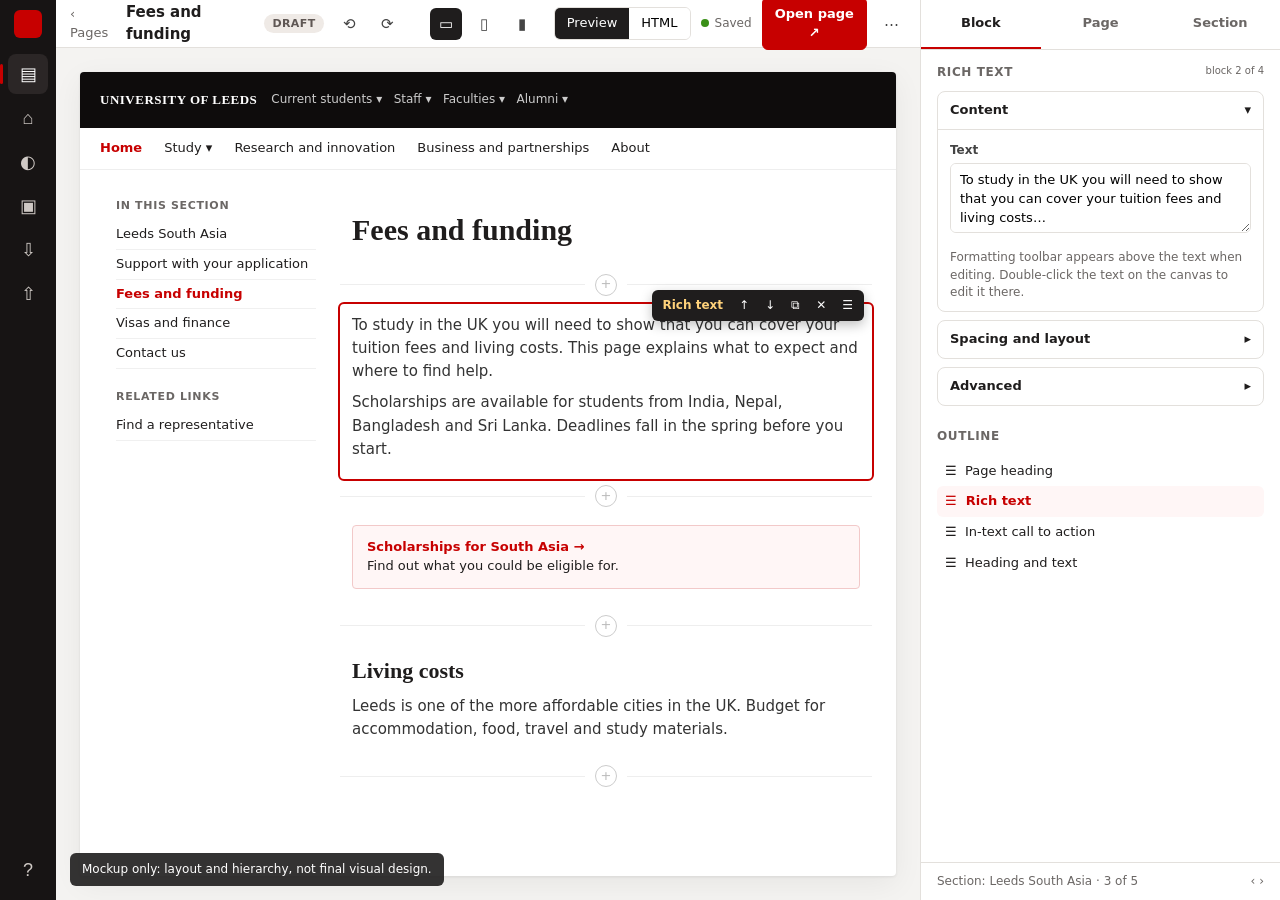
<file: mockups/editor-redesign.html>
<!DOCTYPE html>
<html lang="en">
<head>
<meta charset="utf-8">
<meta name="viewport" content="width=device-width, initial-scale=1">
<title>Editor redesign mockup</title>
<style>
  :root { --bg: #f4f3f1; --panel: #fff; --line: #e3e0dc; --text: #1f1d1d; --muted: #6b6765; --accent: #c70000; --rail: #171414; }
  * { box-sizing: border-box; }
  body { margin: 0; font: 13px/1.45 "Segoe UI", system-ui, sans-serif; color: var(--text); background: var(--bg); height: 100vh; display: grid; grid-template-columns: 56px 1fr 360px; grid-template-rows: 48px 1fr; }
  .rail { grid-row: 1 / 3; background: var(--rail); display: flex; flex-direction: column; align-items: center; padding: 10px 0; gap: 4px; }
  .rail .logo { width: 28px; height: 28px; background: var(--accent); border-radius: 6px; margin-bottom: 12px; }
  .rail button { width: 40px; height: 40px; border: 0; background: transparent; color: #cfc9c5; border-radius: 8px; font-size: 18px; cursor: pointer; position: relative; }
  .rail button:hover, .rail button.on { background: #2b2626; color: #fff; }
  .rail button.on::before { content: ""; position: absolute; left: -8px; top: 10px; width: 3px; height: 20px; background: var(--accent); border-radius: 2px; }
  .rail .spacer { flex: 1; }
  .top { grid-column: 2; display: flex; align-items: center; gap: 10px; padding: 0 14px; background: var(--panel); border-bottom: 1px solid var(--line); }
  .top .back { color: var(--muted); text-decoration: none; }
  .top .title { font-weight: 700; font-size: 15px; padding: 4px 6px; border-radius: 4px; }
  .top .title:hover { background: #f4f3f1; }
  .chip { font-size: 11px; font-weight: 700; padding: 2px 8px; border-radius: 10px; background: #efeae6; color: #5f5754; text-transform: uppercase; letter-spacing: .04em; }
  .chip.pub { background: #e3f0f1; color: #156265; }
  .top .mid { flex: 1; display: flex; justify-content: center; gap: 6px; align-items: center; }
  .ib { width: 32px; height: 32px; border: 1px solid transparent; background: transparent; border-radius: 6px; cursor: pointer; font-size: 15px; color: #444; }
  .ib:hover { background: #f4f3f1; border-color: var(--line); }
  .ib.on { background: #1f1d1d; color: #fff; }
  .seg { display: inline-flex; border: 1px solid var(--line); border-radius: 6px; overflow: hidden; margin-left: 10px; }
  .seg button { border: 0; background: #fff; padding: 6px 12px; font: inherit; cursor: pointer; }
  .seg button.on { background: #1f1d1d; color: #fff; }
  .saved { color: var(--muted); font-size: 12px; display: flex; align-items: center; gap: 6px; }
  .saved i { width: 8px; height: 8px; border-radius: 50%; background: #3a9018; display: inline-block; }
  .btn { font: inherit; font-weight: 600; padding: 7px 12px; border-radius: 6px; border: 1px solid var(--line); background: #fff; cursor: pointer; }
  .btn.primary { background: var(--accent); border-color: var(--accent); color: #fff; }
  .canvas { grid-column: 2; overflow: auto; padding: 24px; display: flex; justify-content: center; }
  .page { width: 100%; max-width: 900px; background: #fff; box-shadow: 0 1px 3px rgba(0,0,0,.08), 0 8px 30px rgba(0,0,0,.06); border-radius: 4px; overflow: hidden; }
  .ds-head { background: #0e0c0c; height: 56px; display: flex; align-items: center; padding: 0 20px; gap: 14px; }
  .ds-head b { color: #fff; font-family: Georgia, serif; letter-spacing: .5px; }
  .ds-head span { color: #ccc; font-size: 12px; }
  .ds-nav { height: 42px; border-bottom: 1px solid #eee; display: flex; align-items: center; gap: 22px; padding: 0 20px; font-size: 13px; }
  .ds-nav b { color: var(--accent); }
  .body { padding: 28px 36px; display: grid; grid-template-columns: 200px 1fr; gap: 36px; }
  .side h4 { font-size: 11px; color: var(--muted); text-transform: uppercase; letter-spacing: .06em; margin: 0 0 6px; }
  .side ul { list-style: none; padding: 0; margin: 0 0 20px; font-size: 13px; }
  .side li { padding: 5px 0; border-bottom: 1px solid #f0f0f0; }
  .side li.cur { color: var(--accent); font-weight: 700; }
  .block { position: relative; padding: 10px 12px; border-radius: 4px; margin: 0 -12px 6px; }
  .block:hover { outline: 1px dashed #d9b8b8; }
  .block.sel { outline: 2px solid var(--accent); }
  .block h1 { font-family: Georgia, serif; font-size: 30px; margin: 0 0 6px; }
  .block h2 { font-family: Georgia, serif; font-size: 22px; margin: 0 0 8px; }
  .block p { margin: 0 0 8px; font-size: 15px; line-height: 1.55; color: #333; }
  .toolbar { position: absolute; top: -14px; right: 8px; background: #1f1d1d; color: #fff; border-radius: 6px; display: flex; gap: 2px; padding: 3px 4px; font-size: 12px; box-shadow: 0 4px 12px rgba(0,0,0,.25); }
  .toolbar span { padding: 4px 7px; border-radius: 4px; }
  .toolbar span:first-child { color: #ffd27a; font-weight: 700; }
  .toolbar span:hover { background: var(--accent); }
  .plus { display: flex; align-items: center; gap: 10px; margin: 2px -12px 8px; color: #bbb; }
  .plus::before, .plus::after { content: ""; flex: 1; height: 1px; background: #eee; }
  .plus b { width: 22px; height: 22px; border-radius: 50%; border: 1px solid #ccc; display: inline-flex; align-items: center; justify-content: center; font-weight: 400; background: #fff; cursor: pointer; }
  .plus b:hover { border-color: var(--accent); color: var(--accent); }
  .cta { border: 1px solid #f2c9c9; background: #fff6f6; border-radius: 4px; padding: 12px 14px; margin-bottom: 10px; }
  .cta b { color: var(--accent); }
  .insp { grid-column: 3; grid-row: 1 / 3; background: var(--panel); border-left: 1px solid var(--line); display: flex; flex-direction: column; }
  .insp .tabs { display: flex; border-bottom: 1px solid var(--line); }
  .insp .tabs button { flex: 1; border: 0; background: none; padding: 14px 4px; font: inherit; font-weight: 600; color: var(--muted); border-bottom: 2px solid transparent; cursor: pointer; }
  .insp .tabs button.on { color: var(--text); border-bottom-color: var(--accent); }
  .insp .body2 { padding: 14px 16px; overflow: auto; }
  .insp h3 { font-size: 12px; margin: 0 0 10px; color: var(--muted); text-transform: uppercase; letter-spacing: .05em; display: flex; justify-content: space-between; }
  .insp h3 small { font-weight: 400; text-transform: none; letter-spacing: 0; }
  .group { border: 1px solid var(--line); border-radius: 8px; margin-bottom: 8px; }
  .group > div:first-child { padding: 9px 12px; font-weight: 600; display: flex; justify-content: space-between; cursor: pointer; }
  .group .fields { padding: 4px 12px 10px; border-top: 1px solid var(--line); }
  label.f { display: block; margin: 8px 0 10px; }
  label.f span { display: block; font-size: 12px; font-weight: 600; margin-bottom: 4px; color: #444; }
  .input { width: 100%; padding: 7px 9px; border: 1px solid var(--line); border-radius: 6px; font: inherit; }
  .input.ta { min-height: 70px; }
  .foot { margin-top: auto; padding: 10px 16px; border-top: 1px solid var(--line); font-size: 12px; color: var(--muted); display: flex; justify-content: space-between; }
  .note { position: fixed; left: 70px; bottom: 14px; background: #1f1d1d; color: #fff; padding: 8px 12px; border-radius: 6px; font-size: 12px; opacity: .9; }
</style>
</head>
<body>
  <nav class="rail" aria-label="Main">
    <div class="logo" title="Leeds prototyping CMS"></div>
    <button class="on" title="Pages">▤</button>
    <button title="Site">⌂</button>
    <button title="Theme">◐</button>
    <button title="Media">▣</button>
    <button title="Import">⇩</button>
    <button title="Save and export">⇧</button>
    <span class="spacer"></span>
    <button title="Help">?</button>
  </nav>

  <header class="top">
    <a class="back" href="#">‹ Pages</a>
    <span class="title">Fees and funding</span>
    <span class="chip">Draft</span>
    <div class="mid">
      <button class="ib" title="Undo">⟲</button><button class="ib" title="Redo">⟳</button>
      <span style="width:14px"></span>
      <button class="ib on" title="Desktop">▭</button><button class="ib" title="Tablet">▯</button><button class="ib" title="Mobile">▮</button>
      <span class="seg"><button class="on">Preview</button><button>HTML</button></span>
    </div>
    <span class="saved"><i></i>Saved</span>
    <button class="btn primary">Open page ↗</button>
    <button class="ib" title="More: versions, export, duplicate, delete">⋯</button>
  </header>

  <main class="canvas">
    <div class="page">
      <div class="ds-head"><b>UNIVERSITY OF LEEDS</b><span>Current students ▾ &nbsp; Staff ▾ &nbsp; Faculties ▾ &nbsp; Alumni ▾</span></div>
      <div class="ds-nav"><b>Home</b><span>Study ▾</span><span>Research and innovation</span><span>Business and partnerships</span><span>About</span></div>
      <div class="body">
        <aside class="side">
          <h4>In this section</h4>
          <ul><li>Leeds South Asia</li><li>Support with your application</li><li class="cur">Fees and funding</li><li>Visas and finance</li><li>Contact us</li></ul>
          <h4>Related links</h4>
          <ul><li>Find a representative</li></ul>
        </aside>
        <div>
          <div class="block"><h1>Fees and funding</h1></div>
          <div class="plus"><b>+</b></div>
          <div class="block sel">
            <div class="toolbar"><span>Rich text</span><span>↑</span><span>↓</span><span>⧉</span><span>✕</span><span>☰</span></div>
            <p>To study in the UK you will need to show that you can cover your tuition fees and living costs. This page explains what to expect and where to find help.</p>
            <p>Scholarships are available for students from India, Nepal, Bangladesh and Sri Lanka. Deadlines fall in the spring before you start.</p>
          </div>
          <div class="plus"><b>+</b></div>
          <div class="block"><div class="cta"><b>Scholarships for South Asia →</b><br>Find out what you could be eligible for.</div></div>
          <div class="plus"><b>+</b></div>
          <div class="block"><h2>Living costs</h2><p>Leeds is one of the more affordable cities in the UK. Budget for accommodation, food, travel and study materials.</p></div>
          <div class="plus"><b>+</b></div>
        </div>
      </div>
    </div>
  </main>

  <aside class="insp" aria-label="Inspector">
    <div class="tabs"><button class="on">Block</button><button>Page</button><button>Section</button></div>
    <div class="body2">
      <h3>Rich text <small>block 2 of 4</small></h3>
      <div class="group">
        <div>Content <span>▾</span></div>
        <div class="fields">
          <label class="f"><span>Text</span><textarea class="input ta">To study in the UK you will need to show that you can cover your tuition fees and living costs…</textarea></label>
          <div style="font-size:12px;color:#6b6765">Formatting toolbar appears above the text when editing. Double-click the text on the canvas to edit it there.</div>
        </div>
      </div>
      <div class="group"><div>Spacing and layout <span>▸</span></div></div>
      <div class="group"><div>Advanced <span>▸</span></div></div>
      <h3 style="margin-top:22px">Outline</h3>
      <div style="font-size:13px">
        <div style="padding:6px 8px;border-radius:6px">☰ &nbsp;Page heading</div>
        <div style="padding:6px 8px;border-radius:6px;background:#fff6f6;color:#c70000;font-weight:600">☰ &nbsp;Rich text</div>
        <div style="padding:6px 8px;border-radius:6px">☰ &nbsp;In-text call to action</div>
        <div style="padding:6px 8px;border-radius:6px">☰ &nbsp;Heading and text</div>
      </div>
    </div>
    <div class="foot"><span>Section: Leeds South Asia · 3 of 5</span><span>‹ ›</span></div>
  </aside>

  <div class="note">Mockup only: layout and hierarchy, not final visual design.</div>
</body>
</html>
</file>
<file: assets/cms/cms.css>
/* Leeds prototyping CMS - admin interface styles */
:root {
  --c-bg: #f3f2f1; --c-panel: #ffffff; --c-border: #d9d6d2; --c-text: #212529; --c-muted: #636363;
  --c-brand: #c70000; --c-brand-dark: #910000; --c-accent: #156265; --c-focus: #197ebe;
  --radius: 6px; --shadow: 0 1px 2px rgba(0,0,0,.06), 0 4px 12px rgba(0,0,0,.05);
  --font: "Segoe UI", system-ui, -apple-system, Roboto, Helvetica, Arial, sans-serif;
  --mono: ui-monospace, Consolas, "Courier New", monospace;
  --bar-h: 52px; --rail-w: 56px;
}
* { box-sizing: border-box; }
html, body { height: 100%; }
body { margin: 0; font-family: var(--font); font-size: 13.5px; line-height: 1.45; color: var(--c-text); background: var(--c-bg); display: flex; overflow: hidden; }
.help { font-size: 14px; }
a { color: var(--c-brand-dark); }
h1, h2, h3 { margin: 0 0 .5em; line-height: 1.2; }
h1 { font-size: 1.5rem; } h2 { font-size: 1.1rem; } h3 { font-size: 1rem; }
p { margin: 0 0 .75em; }
code, kbd { font-family: var(--mono); font-size: .9em; background: #eee; padding: 1px 4px; border-radius: 3px; }
.muted { color: var(--c-muted); } .small { font-size: .85em; } .error { color: var(--c-brand); font-weight: 600; } .lead { font-size: 1.05rem; }
:focus-visible { outline: 3px solid var(--c-focus); outline-offset: 2px; }
[hidden] { display: none !important; }

/* shell: icon rail on the left, one top bar, then the screen */
.hide { position: absolute; width: 1px; height: 1px; overflow: hidden; clip: rect(0 0 0 0); white-space: nowrap; }
.rail { flex: 0 0 var(--rail-w); width: var(--rail-w); height: 100vh; display: flex; flex-direction: column; align-items: center; gap: 2px; padding: 6px 0; background: #0e0c0c; color: #fff; z-index: 60; }
.rail__logo { display: block; width: 36px; height: 36px; margin: 2px 0 10px; border-radius: 8px; background: var(--c-brand); position: relative; flex: 0 0 auto; }
.rail__logo::after { content: 'L'; position: absolute; inset: 0; display: flex; align-items: center; justify-content: center; color: #fff; font-weight: 800; font-size: 18px; font-family: Arial, sans-serif; }
.rail__item { display: flex; flex-direction: column; align-items: center; justify-content: center; gap: 2px; width: 44px; height: 44px; border-radius: 8px; color: #bdb8b6; text-decoration: none; position: relative; flex: 0 0 auto; }
.rail__item:hover { background: #2a2626; color: #fff; }
.rail__item.is-active { background: #2a2626; color: #fff; }
.rail__item.is-active::before { content: ''; position: absolute; left: -6px; top: 10px; bottom: 10px; width: 3px; border-radius: 0 3px 3px 0; background: var(--c-brand); }
.rail__label { position: absolute; left: calc(100% + 10px); top: 50%; transform: translateY(-50%); background: #0e0c0c; color: #fff; font-size: .78rem; font-weight: 600; padding: 4px 8px; border-radius: 4px; white-space: nowrap; pointer-events: none; opacity: 0; transition: opacity .12s; z-index: 70; }
.rail__item:hover .rail__label, .rail__item:focus-visible .rail__label { opacity: 1; }
.rail__spacer { flex: 1; }
.shell { flex: 1; min-width: 0; height: 100vh; display: flex; flex-direction: column; }
#app { flex: 1; min-height: 0; overflow: auto; }
.topbar { flex: 0 0 var(--bar-h); height: var(--bar-h); display: flex; align-items: center; justify-content: space-between; gap: 12px; padding: 0 12px 0 10px; background: #fff; border-bottom: 1px solid var(--c-border); z-index: 50; }
.topbar__left, .topbar__right { display: flex; align-items: center; gap: 6px; min-width: 0; }
.topbar__left { flex: 1; overflow: hidden; }
.topbar__right { flex: 0 0 auto; }
@media (max-width: 1500px) { .topbar__open-label { display: none; } .topbar .btn--primary { padding-left: 8px; padding-right: 8px; } }
@media (max-width: 1300px) { .topbar__meta .slug-wrap { display: none; } }
@media (max-width: 1150px) { .topbar .preview__devices { display: none; } }
.topbar__title { font-size: 1.05rem; margin: 0 8px 0 4px; white-space: nowrap; }
.topbar__hint { white-space: nowrap; overflow: hidden; text-overflow: ellipsis; }
.topbar .input--title { font-size: .95rem; max-width: 260px; min-width: 100px; flex: 1 1 auto; border-color: transparent; background: transparent; padding-left: 6px; }
.topbar .input--title:hover, .topbar .input--title:focus { border-color: var(--c-border); background: #fff; }
.topbar__meta { display: flex; align-items: center; gap: 6px; min-width: 0; flex: 0 1 auto; }
.topbar__meta .input { font-size: .8rem; padding: 4px 6px; }
.topbar__meta .slug-wrap .input { width: 150px; }
.topbar__controls { display: flex; align-items: center; gap: 2px; }
.topbar__gap { width: 10px; }
.preview__controls { display: flex; align-items: center; gap: 2px; }
.topbar .preview__devices { margin-right: 6px; }
.ibtn { display: inline-flex; align-items: center; justify-content: center; width: 32px; height: 32px; padding: 0; border: 1px solid transparent; border-radius: 6px; background: transparent; color: #444; cursor: pointer; text-decoration: none; flex: 0 0 auto; }
.ibtn:hover { background: #f0eeec; color: #111; }
.ibtn.is-active { background: #0e0c0c; color: #fff; }
.ibtn:disabled { opacity: .35; cursor: default; background: transparent; }
.seg { display: inline-flex; border: 1px solid var(--c-border); border-radius: 6px; overflow: hidden; margin: 0 6px; }
.seg__btn { font: inherit; font-size: .8rem; font-weight: 600; height: 28px; padding: 0 10px; border: 0; background: #fff; color: var(--c-muted); cursor: pointer; }
.seg__btn + .seg__btn { border-left: 1px solid var(--c-border); }
.seg__btn.is-active { background: #0e0c0c; color: #fff; }
.save-status { display: inline-flex; align-items: center; gap: 6px; font-size: .78rem; color: var(--c-muted); white-space: nowrap; margin: 0 6px; }
.save-status i { width: 8px; height: 8px; border-radius: 50%; background: #2e9e5b; display: inline-block; }
.save-status--dirty i { background: #e9a21b; } .save-status--error { color: #b02a1a; font-weight: 600; } .save-status--error i { background: #d4351c; }
/* cloud sync chip in the top bar and the Cloud screen */
.cloud-chip { display: inline-flex; align-items: center; gap: 5px; font-size: .76rem; font-weight: 600; color: var(--c-muted); text-decoration: none; padding: 3px 8px; border-radius: 12px; border: 1px solid var(--c-border); background: #fff; white-space: nowrap; }
.cloud-chip:hover { border-color: #999; color: var(--c-text); }
.cloud-chip--synced, .cloud-chip--idle { color: #1f6b3a; border-color: #bfe0c9; background: #f1faf4; }
.cloud-chip--pending, .cloud-chip--syncing { color: #8a5a00; border-color: #f2d49a; background: #fff8e8; }
.cloud-chip--offline, .cloud-chip--signedout, .cloud-chip--viewer { color: #555; background: #f3f2f1; }
.cloud-chip--error { color: #b02a1a; border-color: #f0c7c0; background: #fff3f1; }
.cloud .panel--cloud { border-left: 4px solid var(--c-brand); }
.cloud-name { color: var(--c-brand-dark); }
.cloud-account { display: flex; align-items: center; gap: 8px; flex-wrap: wrap; margin-bottom: 14px; }
.cloud-signin { max-width: 360px; }
.cloud .ptable tr.is-current td { background: #fff8f8; }
.cloud .cloud-actions { opacity: 1; }
@media (max-width: 1150px) { .cloud-chip span { display: none; } }
.hint-icon { display: inline-flex; align-items: center; justify-content: center; width: 22px; height: 22px; border-radius: 50%; border: 1px solid var(--c-border); color: var(--c-muted); font-size: .75rem; font-weight: 700; cursor: help; }

/* buttons & inputs */
.btn { display: inline-flex; align-items: center; justify-content: center; gap: 6px; padding: 7px 12px; font: inherit; font-weight: 600; color: var(--c-text); background: #fff; border: 1px solid var(--c-border); border-radius: var(--radius); cursor: pointer; text-decoration: none; line-height: 1.2; white-space: nowrap; }
.btn:hover { background: #f6f5f4; }
.btn:disabled { opacity: .45; cursor: default; }
.btn--primary { background: var(--c-brand); border-color: var(--c-brand); color: #fff; }
.btn--primary:hover { background: var(--c-brand-dark); }
.btn--danger { background: #d4351c; border-color: #d4351c; color: #fff; }
.btn--danger-ghost { color: #b02a1a; }
.btn--danger-ghost:hover { background: #fff0ee; }
.btn--ghost { background: transparent; border-color: transparent; }
.btn--sm { padding: 5px 9px; font-size: .85rem; }
.btn--xs { padding: 2px 6px; font-size: .8rem; }
.btn--icon { padding: 4px 7px; }
.btn.is-active { background: #0e0c0c; color: #fff; border-color: #0e0c0c; }
.input { width: 100%; padding: 7px 9px; font: inherit; color: var(--c-text); background: #fff; border: 1px solid var(--c-border); border-radius: var(--radius); }
.input:focus { border-color: var(--c-focus); }
.input--sm { width: auto; padding: 5px 7px; font-size: .85rem; }
.input--tall { min-height: 180px; }
.input--mono { font-family: var(--mono); font-size: .85rem; }
.input--hex { width: 96px; font-family: var(--mono); }
.input--title { font-weight: 700; font-size: 1rem; max-width: 320px; }
.input--slug { width: 140px; font-family: var(--mono); font-size: .85rem; padding: 5px 7px; }
textarea.input { resize: vertical; }
select.input { padding-right: 24px; }
.row { display: flex; flex-wrap: wrap; gap: 8px; align-items: center; }
.row .input { flex: 1; min-width: 160px; }
.spacer { flex: 1; }
.check { display: inline-flex; align-items: center; gap: 8px; cursor: pointer; }
.check input { width: 16px; height: 16px; accent-color: var(--c-brand); }

/* fields */
.field { display: block; margin: 0 0 12px; }
.field__label { display: flex; align-items: center; gap: 6px; font-weight: 600; font-size: .85rem; margin-bottom: 4px; }
.field__hint { display: block; font-size: .78rem; color: var(--c-muted); margin-top: 3px; }
.hint-icon--sm { width: 16px; height: 16px; font-size: .65rem; flex: 0 0 16px; }
.field--check { margin: 6px 0 10px; display: flex; align-items: center; gap: 6px; }
.field--boolean .check { font-weight: 600; font-size: .85rem; }
.colorfield { display: flex; gap: 8px; align-items: center; }
.colorfield input[type=color] { width: 44px; height: 32px; padding: 0; border: 1px solid var(--c-border); border-radius: 4px; background: none; }

/* image field */
.imgfield { display: flex; gap: 10px; }
.imgfield__thumb { flex: 0 0 72px; height: 54px; border: 1px solid var(--c-border); border-radius: 4px; background: #fafafa; display: flex; align-items: center; justify-content: center; overflow: hidden; font-size: .7rem; color: var(--c-muted); }
.imgfield__thumb img { width: 100%; height: 100%; object-fit: cover; }
.imgfield__controls { flex: 1; min-width: 0; }
.imgfield__row { display: flex; gap: 6px; margin-top: 6px; }
.imgfield__row .input { flex: 1; }

/* rich text editor */
.rte { border: 1px solid var(--c-border); border-radius: var(--radius); background: #fff; display: flex; flex-direction: column; }
.rte__bar { display: flex; flex-wrap: wrap; align-items: center; gap: 1px; padding: 4px; border-bottom: 1px solid var(--c-border); background: #fafaf9; border-radius: var(--radius) var(--radius) 0 0; }
.rte__btn { font: inherit; font-size: .75rem; font-weight: 700; padding: 4px 6px; border: 1px solid transparent; background: transparent; border-radius: 3px; cursor: pointer; color: #333; line-height: 1.1; white-space: nowrap; }
.rte__btn:hover { background: #eee; border-color: #ddd; }
.rte__btn.is-on { background: #e3e0dc; border-color: #ccc; }
.rte__btn--i { font-style: italic; } .rte__btn--s { text-decoration: line-through; }
.rte__sep { width: 1px; height: 18px; background: #ddd; margin: 0 3px; }
.rte__select { font: inherit; font-size: .75rem; padding: 3px 4px; border: 1px solid #ddd; border-radius: 3px; background: #fff; max-width: 120px; }
.rte__menu { left: 0; right: auto; min-width: 200px; }
.rte__area { min-height: 110px; max-height: 420px; overflow: auto; padding: 8px 10px; outline: none; font-size: .9rem; }
.rte--tall .rte__area { min-height: 220px; }
.rte__area h2, .rte__area h3, .rte__area h4, .rte__area h5, .rte__area h6 { margin: .6em 0 .3em; }
.rte__area p { margin: 0 0 .6em; }
.rte__area a { color: var(--c-brand-dark); }
.rte__area a.uol-anchor { display: inline-block; width: 10px; height: 10px; background: #ffd27a; border: 1px solid #c90; border-radius: 2px; vertical-align: middle; }
.rte__area ul, .rte__area ol { padding-left: 1.4em; }
.rte__area table { border-collapse: collapse; margin: .5em 0; width: 100%; }
.rte__area td, .rte__area th { border: 1px solid #bbb; padding: 4px 6px; min-width: 40px; }
.rte__area th { background: #f3f2f1; }
.rte__area caption { font-weight: 700; text-align: left; padding: 2px 0; }
.rte__area blockquote { border-left: 4px solid var(--c-brand); margin: .5em 0; padding: 2px 10px; color: #444; }
.rte__area .uol-in-text-cta, .rte__area .text-highlight, .rte__area .uol-highlight-block, .rte__area .uol-status-message, .rte__area .uol-accordion, .rte__area .uol-in-text-facts, .rte__area .uol-typography-pull-quote, .rte__area .uol-link-button-container { border: 1px dashed #c9c8c5; padding: 6px 8px; margin: 6px 0; position: relative; border-radius: 4px; }
.rte__area .uol-in-text-cta::before, .rte__area .text-highlight::before, .rte__area .uol-highlight-block::before, .rte__area .uol-status-message::before, .rte__area .uol-accordion::before, .rte__area .uol-in-text-facts::before, .rte__area .uol-typography-pull-quote::before, .rte__area .uol-link-button-container::before { content: attr(class); position: absolute; top: -8px; left: 6px; background: #fff; padding: 0 4px; font: 600 9px/1.2 var(--mono); color: #910000; max-width: 90%; overflow: hidden; white-space: nowrap; text-overflow: ellipsis; }
.rte__area .hide-accessible { font-size: .7em; color: #999; }
.rte__area .uol-typography-paragraph-intro { font-size: 1.1em; }
.rte__area .uol-typography-paragraph-small { font-size: .85em; }
.rte__area figure { margin: .5em 0; } .rte__area figure img { max-width: 100%; height: auto; display: block; }
.rte__area figcaption { font-size: .8em; color: #636363; }
.rte__raw { border: 0; border-radius: 0; min-height: 160px; }
.rte__foot { font-size: .72rem; color: var(--c-muted); padding: 3px 8px; border-top: 1px solid #eee; background: #fafaf9; }
.rte--max { position: fixed; inset: 10px; z-index: 90; box-shadow: 0 20px 60px rgba(0,0,0,.35); }
.rte--max .rte__area, .rte--max .rte__raw { flex: 1; max-height: none; font-size: 1rem; }
.chargrid { display: grid; grid-template-columns: repeat(auto-fill, minmax(40px, 1fr)); gap: 4px; }
.chargrid__btn { font: inherit; font-size: 1.1rem; padding: 6px 2px; background: #fff; border: 1px solid var(--c-border); border-radius: 4px; cursor: pointer; }
.chargrid__btn:hover { background: #fff6f6; border-color: var(--c-brand); }

/* lists (repeaters) */
.list { border: 1px solid var(--c-border); border-radius: var(--radius); background: #fafaf9; padding: 6px; }
.list__item { background: #fff; border: 1px solid var(--c-border); border-radius: 4px; margin-bottom: 4px; }
.list__item.dragover { border-color: var(--c-brand); box-shadow: 0 -2px 0 var(--c-brand); }
.list__item.dragging { opacity: .5; }
.list__head { display: flex; align-items: center; gap: 4px; padding: 3px 4px; }
.list__grip, .block__grip { cursor: grab; color: #aaa; padding: 0 4px; font-size: .9rem; }
.list__title { flex: 1; text-align: left; font: inherit; font-size: .85rem; font-weight: 600; background: none; border: 0; padding: 4px; cursor: pointer; color: var(--c-text); overflow: hidden; text-overflow: ellipsis; white-space: nowrap; }
.list__actions { display: flex; gap: 2px; }
.list__body { padding: 8px 8px 2px; border-top: 1px solid #eee; }
.list > .btn { margin-top: 2px; }

/* layout */
.page-wrap { max-width: 1200px; margin: 0 auto; padding: 20px 16px 60px; }
.page-wrap--narrow { max-width: 860px; }
.page-head { display: flex; flex-wrap: wrap; align-items: center; justify-content: space-between; gap: 12px; margin-bottom: 18px; }
.page-head__actions { display: flex; gap: 8px; flex-wrap: wrap; }
.page-head__actions .input { width: 220px; }
.panel { background: var(--c-panel); border: 1px solid var(--c-border); border-radius: 8px; padding: 16px; margin-bottom: 16px; box-shadow: var(--shadow); }
.panel--danger { border-color: #f0c7c0; }
.cards { display: grid; grid-template-columns: repeat(auto-fill, minmax(300px, 1fr)); gap: 12px; }
.card { background: #fff; border: 1px solid var(--c-border); border-radius: 8px; padding: 14px; display: flex; flex-direction: column; gap: 10px; box-shadow: var(--shadow); }
.card__title { font-size: 1.05rem; margin: 4px 0 2px; }
.card__title a { color: var(--c-text); text-decoration: none; }
.card__title a:hover { color: var(--c-brand); }
.card__meta { color: var(--c-muted); font-size: .8rem; margin: 0; }
.card__actions { display: flex; flex-wrap: wrap; gap: 6px; margin-top: auto; }
.tag { display: inline-block; font-size: .7rem; font-weight: 700; letter-spacing: .04em; text-transform: uppercase; padding: 2px 7px; border-radius: 10px; background: #eee; color: #444; }
.tag--homepage { background: #ffeded; color: var(--c-brand-dark); }
.tag--document { background: #e3f0f1; color: var(--c-accent); }
.tag--article { background: #e8ecf5; color: #003a52; }
.table__row { display: flex; align-items: center; justify-content: space-between; gap: 10px; padding: 8px 0; border-top: 1px solid #eee; flex-wrap: wrap; }
.notice { padding: 10px 12px; border-radius: 6px; margin: 8px 0; background: #f6f5f4; border: 1px solid var(--c-border); }
.notice--ok { background: #eef7ee; border-color: #bfe0bf; }
.notice--warn { background: #fff6e5; border-color: #f2d49a; }
.import-status { margin-top: 12px; }
.help h2 { margin-top: 1.2em; }

/* editor */
.editor { display: flex; flex-direction: column; height: 100%; }
.app--edit, .app--site, .app--theme, .app--library { overflow: hidden; }
.slug-wrap { display: inline-flex; align-items: center; gap: 2px; color: var(--c-muted); font-family: var(--mono); }
.editor__body { flex: 1; display: flex; min-height: 0; }
.editor__side { width: 380px; flex: 0 0 380px; display: flex; flex-direction: column; background: #fff; border-left: 1px solid var(--c-border); min-height: 0; order: 2; }
.editor__side-body { flex: 1; overflow: auto; padding: 10px 12px 40px; }
/* inspector: block outline */
.outline { display: flex; flex-direction: column; gap: 1px; margin: 0 -4px; }
.outline__row { display: flex; align-items: center; gap: 2px; border-radius: 6px; border: 1px solid transparent; }
.outline__row:hover { background: #f6f5f4; }
.outline__row.dragover { box-shadow: 0 -3px 0 var(--c-brand); }
.outline__row.dragging { opacity: .5; }
.outline__grip { cursor: grab; color: #bbb; padding: 0 2px 0 6px; font-size: .85rem; opacity: 0; }
.outline__row:hover .outline__grip, .outline__row:focus-within .outline__grip { opacity: 1; }
.outline__main { flex: 1; min-width: 0; display: flex; align-items: center; gap: 8px; text-align: left; font: inherit; background: none; border: 0; padding: 6px 4px; cursor: pointer; color: var(--c-text); border-radius: 4px; }
.outline__num { flex: 0 0 18px; font-size: .72rem; color: var(--c-muted); text-align: right; font-variant-numeric: tabular-nums; }
.outline__text { min-width: 0; display: flex; flex-direction: column; line-height: 1.25; }
.outline__type { font-weight: 600; font-size: .85rem; }
.outline__summary { font-size: .76rem; color: var(--c-muted); overflow: hidden; text-overflow: ellipsis; white-space: nowrap; }
.outline__actions { display: flex; align-items: center; opacity: 0; padding-right: 2px; }
.outline__row:hover .outline__actions, .outline__row:focus-within .outline__actions { opacity: 1; }
.outline__actions .ibtn, .insp-head__actions .ibtn { width: 26px; height: 26px; }
/* inspector: block editor and section header */
.insp-head { display: flex; align-items: center; gap: 6px; padding: 2px 0 10px; margin-bottom: 10px; border-bottom: 1px solid var(--c-border); }
.insp-head__text { flex: 1; min-width: 0; display: flex; flex-direction: column; line-height: 1.25; }
.insp-head__text strong { font-size: .95rem; overflow: hidden; text-overflow: ellipsis; white-space: nowrap; }
.insp-head__actions { display: flex; align-items: center; }
.insp-foot { margin-top: 12px; padding-top: 10px; border-top: 1px solid #eee; }
.orderlist__row.is-current { background: #fff5f5; }
.orderlist__title.is-link { font: inherit; background: none; border: 0; text-align: left; cursor: pointer; color: var(--c-text); padding: 0; }
.orderlist__title.is-link:hover { text-decoration: underline; color: var(--c-brand-dark); }
.editor--full .editor__body > .preview { flex: 1; }
.side-title { padding: 12px 12px 6px; border-bottom: 1px solid var(--c-border); }
.side-title h2 { margin: 0; }
.side-actions { display: flex; align-items: center; gap: 8px; margin-bottom: 10px; flex-wrap: wrap; }
.tabs { display: flex; border-bottom: 1px solid var(--c-border); }
.tabs__tab { flex: 1; font: inherit; font-weight: 600; font-size: .85rem; padding: 10px 4px; background: none; border: 0; border-bottom: 3px solid transparent; cursor: pointer; color: var(--c-muted); }
.tabs__tab.is-active { color: var(--c-brand-dark); border-bottom-color: var(--c-brand); }
.section { border: 1px solid var(--c-border); border-radius: var(--radius); margin-bottom: 8px; background: #fff; }
.section__title { font-weight: 700; padding: 9px 12px; cursor: pointer; list-style: none; display: flex; align-items: center; gap: 8px; }
.section__title::before { content: '\25B8'; color: var(--c-muted); font-size: .8rem; transition: transform .15s; }
.section[open] > .section__title::before { transform: rotate(90deg); }
.section__body { padding: 8px 12px 4px; border-top: 1px solid #eee; }
.rev { display: flex; justify-content: space-between; align-items: center; gap: 8px; padding: 8px 0; border-top: 1px solid #eee; }
.rev > div:last-child { display: flex; gap: 4px; }
.tokrow { display: flex; align-items: center; gap: 8px; padding: 4px 0; }
.tokrow input[type=color] { width: 34px; height: 28px; padding: 0; border: 1px solid var(--c-border); border-radius: 4px; background: none; flex: 0 0 34px; }
.tokrow__name { flex: 1; font-family: var(--mono); font-size: .78rem; }

/* blocks list */
.block { border: 1px solid var(--c-border); border-radius: var(--radius); margin-bottom: 6px; background: #fff; }
.block--open { border-color: var(--c-brand); box-shadow: 0 0 0 2px rgba(199,0,0,.12); }
.block.dragover { box-shadow: 0 -3px 0 var(--c-brand); }
.block.dragging { opacity: .5; }
.block__head { display: flex; align-items: center; gap: 4px; padding: 4px 6px; }
.block__title { flex: 1; min-width: 0; display: flex; flex-direction: column; align-items: flex-start; gap: 1px; text-align: left; font: inherit; background: none; border: 0; padding: 4px; cursor: pointer; color: var(--c-text); }
.block__type { font-weight: 700; font-size: .85rem; }
.block__summary { font-size: .78rem; color: var(--c-muted); max-width: 100%; overflow: hidden; text-overflow: ellipsis; white-space: nowrap; }
.block__actions { display: flex; align-items: center; gap: 2px; }
.block__form { padding: 10px 10px 2px; border-top: 1px solid #eee; background: #fcfcfb; }
.menu-wrap { position: relative; display: inline-block; }
.menu { position: absolute; right: 0; top: 100%; z-index: 40; min-width: 220px; background: #fff; border: 1px solid var(--c-border); border-radius: 6px; box-shadow: 0 8px 24px rgba(0,0,0,.15); padding: 4px; }
/* an open menu sits on <body>, placed by UOL_UI.floatMenu, so no scrolling box can cut it off */
.menu.menu--float { position: fixed; right: auto; bottom: auto; z-index: 250; max-width: calc(100vw - 16px); overflow-y: auto; }
.menu hr { border: 0; border-top: 1px solid #eee; margin: 4px 0; }
.menu__item { display: block; width: 100%; text-align: left; font: inherit; padding: 7px 10px; background: none; border: 0; border-radius: 4px; cursor: pointer; color: var(--c-text); }
.menu__item:hover { background: #f3f2f1; }

/* picker */
.picker { display: grid; grid-template-columns: repeat(auto-fill, minmax(200px, 1fr)); gap: 8px; margin-top: 10px; }
.picker__group { grid-column: 1 / -1; margin: 10px 0 0; font-size: .8rem; text-transform: uppercase; letter-spacing: .05em; color: var(--c-muted); }
.picker__item { display: flex; flex-direction: column; align-items: flex-start; gap: 2px; padding: 10px; font: inherit; text-align: left; background: #fff; border: 1px solid var(--c-border); border-radius: 6px; cursor: pointer; color: var(--c-text); }
.picker__item:hover { border-color: var(--c-brand); background: #fff8f8; }
.picker__item--dim { opacity: .6; }
.picker__note { grid-column: 1 / -1; margin: -4px 0 2px; }
.picker__more { grid-column: 1 / -1; display: flex; align-items: center; gap: 10px; margin-top: 12px; padding: 10px 12px; background: #f8f8f7; border-radius: 6px; }
/* Components screen: libraries */
.lib-sum { display: flex; align-items: flex-start; justify-content: space-between; gap: 10px; padding: 10px 0; border-top: 1px solid #eee; }
.lib-sum > div { display: flex; flex-direction: column; gap: 2px; }
.lib-item { display: flex; align-items: flex-start; gap: 8px; padding: 5px 0; }
.lib-item input { flex: none; margin-top: 2px; }
.lib-item > span { display: flex; flex-direction: column; }
.lib-item__desc { line-height: 1.3; }
.lib-item__changed { align-self: flex-start; margin-top: 2px; font-size: .7rem; font-weight: 700; padding: 0 6px; border-radius: 8px; background: #fff3d6; color: #7a4d00; }
.picker__item .small { line-height: 1.3; }
.inserter { min-height: 440px; }
.chips { display: flex; flex-wrap: wrap; gap: 6px; margin: 10px 0 2px; }
.chip { font: inherit; font-size: .8rem; font-weight: 600; padding: 4px 11px; border-radius: 14px; border: 1px solid var(--c-border); background: #fff; color: var(--c-muted); cursor: pointer; }
.chip:hover { border-color: #999; color: var(--c-text); }
.chip.is-active { background: #0e0c0c; color: #fff; border-color: #0e0c0c; }
.ibtn--accent { color: var(--c-brand); }
.ibtn--accent:hover { background: #fff0ee; color: var(--c-brand-dark); }

/* preview */
.preview { flex: 1; display: flex; flex-direction: column; min-width: 0; background: #e9e7e4; }
.preview__bar { display: flex; align-items: center; justify-content: space-between; gap: 8px; padding: 6px 10px; background: #fff; border-bottom: 1px solid var(--c-border); }
/* the width buttons sit in a bordered group like Preview / HTML / Changes next to them */
.preview__devices { display: inline-flex; border: 1px solid var(--c-border); border-radius: 6px; overflow: hidden; }
.preview__devices .ibtn { width: 34px; height: 28px; border: 0; border-radius: 0; color: var(--c-muted); }
.preview__devices .ibtn + .ibtn { border-left: 1px solid var(--c-border); }
.preview__devices .ibtn:hover { background: #f3f2f1; color: #111; }
.preview__devices .ibtn.is-active { background: #0e0c0c; color: #fff; }
.preview__devices .ibtn svg { width: 18px; height: 18px; }
.preview__bar-right { display: flex; gap: 6px; align-items: center; }
.preview__scroller { flex: 1; overflow: auto; display: flex; justify-content: center; padding: 0; }
.preview__stage { width: 100%; height: 100%; min-height: 100%; background: #fff; transition: width .2s; }
.preview__stage--device { box-shadow: 0 0 0 1px #ccc, 0 10px 30px rgba(0,0,0,.15); margin: 16px auto; height: calc(100% - 32px); }
.preview__stage { position: relative; }
.preview__frame { width: 100%; height: 100%; border: 0; background: #fff; display: block; }
.preview__frame--pending { position: absolute; inset: 0; opacity: 0; pointer-events: none; }

/* mobile tabs */
.mobile-tabs { display: none; }

/* modal & toast */
.modal-overlay { position: fixed; inset: 0; z-index: 100; background: rgba(14,12,12,.55); display: flex; align-items: center; justify-content: center; padding: 16px; }
.modal { background: #fff; border-radius: 10px; width: min(560px, 100%); max-height: 90vh; display: flex; flex-direction: column; box-shadow: 0 20px 60px rgba(0,0,0,.3); }
.modal--wide { width: min(900px, 100%); }
.modal__head { display: flex; align-items: center; justify-content: space-between; padding: 14px 18px; border-bottom: 1px solid var(--c-border); }
.modal__title { margin: 0; font-size: 1.1rem; }
.modal__body { padding: 16px 18px; overflow: auto; }
.modal__foot { display: flex; justify-content: flex-end; gap: 8px; padding: 12px 18px; border-top: 1px solid var(--c-border); }
#toast-root { position: fixed; bottom: 16px; left: calc(var(--rail-w) + 16px); z-index: 200; display: flex; flex-direction: column; gap: 6px; align-items: flex-start; pointer-events: none; }
.toast { display: flex; align-items: center; gap: 8px; background: #1b1818; color: #fff; padding: 7px 12px 7px 10px; border-radius: 8px; font-weight: 600; font-size: .8rem; opacity: 0; transform: translateY(6px); transition: opacity .2s, transform .2s; box-shadow: 0 6px 20px rgba(0,0,0,.25); max-width: min(420px, 80vw); border-left: 4px solid #8a8580; }
.toast--in { opacity: 1; transform: none; }
.toast--success { border-left-color: #2e9e5b; } .toast--error { border-left-color: #ff6b5b; } .toast--warn { border-left-color: #f0a030; } .toast--info { border-left-color: #4da3ff; }
/* first-run starter tiles */
.starters { display: grid; grid-template-columns: repeat(auto-fit, minmax(220px, 1fr)); gap: 12px; margin: 8px 0 24px; }
.starter { display: flex; flex-direction: column; gap: 6px; padding: 18px 16px; text-align: left; font: inherit; color: var(--c-text); background: #fff; border: 1px solid var(--c-border); border-radius: 10px; cursor: pointer; box-shadow: var(--shadow); }
.starter:hover { border-color: var(--c-brand); background: #fff8f8; }
a.starter { text-decoration: none; }
.starter__icon { color: var(--c-brand); }
.starter strong { font-size: 1rem; }
.starter span { font-size: .85rem; color: var(--c-muted); }
.empty { padding: 28px 16px; text-align: center; color: var(--c-muted); border: 2px dashed var(--c-border); border-radius: 10px; }

/* banners under the app bar */
.app-banner { display: flex; flex-wrap: wrap; align-items: center; gap: 10px; padding: 8px 16px; background: #fff6e5; border-bottom: 1px solid #f2d49a; font-size: .9rem; }
.app-banner--info { background: #e8f1f8; border-color: #bcd6ea; }
.app-banner .spacer { flex: 1; }

/* sections and page switcher */
.section-group { margin-bottom: 22px; }
.section-group__head { display: flex; flex-wrap: wrap; align-items: center; gap: 10px; margin-bottom: 10px; padding-bottom: 6px; border-bottom: 2px solid var(--c-border); }
.section-group__head h2 { margin: 0; font-size: 1.05rem; }
.section-group__meta { color: var(--c-muted); font-size: .85rem; }
.section-group__actions { display: flex; gap: 6px; margin-left: auto; flex-wrap: wrap; }
.card--sm { padding: 10px 12px; gap: 6px; }
.card__num { display: inline-block; min-width: 22px; height: 22px; border-radius: 11px; background: #0e0c0c; color: #fff; font-size: .75rem; font-weight: 700; text-align: center; line-height: 22px; margin-right: 6px; }
.switcher { display: flex; flex-wrap: wrap; align-items: center; gap: 6px; padding: 3px 12px; min-height: 34px; background: #fbfaf9; border-bottom: 1px solid var(--c-border); font-size: .8rem; }
.switcher__label { font-weight: 700; color: var(--c-muted); white-space: nowrap; }
.switcher .input { max-width: 280px; font-size: .8rem; padding: 3px 6px; }
.switcher .btn--icon { padding: 2px 7px; font-size: .85rem; }
.switcher .menu-wrap .btn { padding: 2px 6px; font-size: .8rem; }
.switcher__pos { color: var(--c-muted); white-space: nowrap; }
.orderlist { border: 1px solid var(--c-border); border-radius: 6px; padding: 4px; background: #fafaf9; }
.orderlist__row { display: flex; align-items: center; gap: 6px; padding: 4px 6px; border-bottom: 1px solid #eee; background: #fff; }
.orderlist__row:last-child { border-bottom: 0; }
.orderlist__row.dragover { box-shadow: 0 -3px 0 var(--c-brand); }
.orderlist__title { flex: 1; }

/* HTML code view */
.codeview { flex: 1; display: flex; flex-direction: column; min-height: 0; background: #1e1e1e; color: #d4d4d4; }
.codeview__bar { display: flex; flex-wrap: wrap; align-items: center; gap: 8px; padding: 6px 10px; background: #2a2a2a; border-bottom: 1px solid #444; }
.codeview__bar .input { width: auto; background: #1e1e1e; color: #ddd; border-color: #555; }
.codeview__bar .btn { background: #333; color: #fff; border-color: #555; }
.codeview__bar .btn:hover { background: #444; }
.codeview pre { flex: 1; overflow: auto; margin: 0; padding: 12px 16px; font: 12.5px/1.5 var(--mono); white-space: pre; tab-size: 2; }
.codeview .t { color: #569cd6; } .codeview .a { color: #9cdcfe; } .codeview .s { color: #ce9178; } .codeview .c { color: #6a9955; font-style: italic; } .codeview .x { color: #d4d4d4; }
.codeview__note { font-size: .78rem; color: #aaa; }

/* media library */
.dropzone { border: 2px dashed var(--c-border); border-radius: 8px; padding: 18px; text-align: center; background: #fafaf9; margin-bottom: 12px; }
.dropzone.is-over { border-color: var(--c-brand); background: #fff6f6; }
.media-grid { display: grid; grid-template-columns: repeat(auto-fill, minmax(180px, 1fr)); gap: 12px; padding-bottom: 70px; }
.media-item { position: relative; display: flex; flex-direction: column; gap: 3px; padding: 0 0 6px; background: #fff; border: 1px solid var(--c-border); border-radius: 8px; overflow: hidden; text-align: left; font: inherit; color: var(--c-text); min-width: 0; }
.media-item:hover { border-color: #b5b0ab; box-shadow: var(--shadow); }
.media-item.is-selected { border-color: var(--c-brand); box-shadow: 0 0 0 2px rgba(199,0,0,.25); }
.media-item__select { position: absolute; top: 8px; left: 8px; z-index: 2; background: rgba(255,255,255,.95); border-radius: 4px; padding: 3px; line-height: 0; opacity: 0; transition: opacity .12s; }
.media-item:hover .media-item__select, .media-item:focus-within .media-item__select, .media-item.is-selected .media-item__select { opacity: 1; }
.media-item__select input { width: 16px; height: 16px; accent-color: var(--c-brand); cursor: pointer; margin: 0; display: block; }
.media-item__thumb { display: block; position: relative; height: 130px; background: #f0efed; overflow: hidden; cursor: pointer; }
.media-item__thumb img { width: 100%; height: 100%; object-fit: cover; display: block; }
.media-item__name { font-size: .8rem; font-weight: 600; overflow: hidden; text-overflow: ellipsis; white-space: nowrap; padding: 4px 8px 0; }
.media-item__meta { font-size: .72rem; color: var(--c-muted); white-space: normal; padding: 0 8px; }
.media-item__actions { position: absolute; right: 6px; bottom: 6px; display: flex; gap: 2px; padding: 2px; background: rgba(255,255,255,.95); border-radius: 6px; box-shadow: 0 2px 8px rgba(0,0,0,.2); opacity: 0; transition: opacity .12s; }
.media-item:hover .media-item__actions, .media-item:focus-within .media-item__actions { opacity: 1; }
.media-item__actions .ibtn { width: 28px; height: 28px; }
.media-grid--picker .media-item { cursor: pointer; }
.filterbar { display: flex; flex-wrap: wrap; align-items: center; gap: 8px; margin: 0 0 14px; }
.filterbar .input[type=search] { width: 260px; max-width: 100%; }
.filterbar > p { margin: 0; }
.bulkbar { position: fixed; left: calc(var(--rail-w) + 16px); right: 16px; bottom: 16px; z-index: 60; display: flex; flex-wrap: wrap; align-items: center; gap: 8px; padding: 10px 14px; background: #0e0c0c; color: #fff; border-radius: 10px; box-shadow: 0 10px 30px rgba(0,0,0,.3); }
.bulkbar .btn { background: #2a2626; color: #fff; border-color: #3a3636; }
.bulkbar .btn:hover { background: #3a3636; }
.bulkbar .btn--danger-ghost { color: #ff9b8e; }
/* pages table */
.ptable-wrap { overflow-x: auto; background: #fff; border: 1px solid var(--c-border); border-radius: 8px; box-shadow: var(--shadow); }
.ptable { width: 100%; border-collapse: collapse; font-size: .85rem; }
.ptable th { text-align: left; font-size: .7rem; text-transform: uppercase; letter-spacing: .05em; color: var(--c-muted); padding: 8px 10px; background: #faf9f8; border-bottom: 1px solid var(--c-border); font-weight: 700; white-space: nowrap; }
.ptable td { padding: 6px 10px; border-bottom: 1px solid #eee; vertical-align: middle; }
.ptable tbody tr:last-child td { border-bottom: 0; }
.ptable tbody tr:hover { background: #fbfaf9; }
.ptable__num { width: 26px; text-align: right; color: var(--c-muted); font-variant-numeric: tabular-nums; }
.ptable__title { width: 38%; }
.ptable__title a { font-weight: 600; color: var(--c-text); text-decoration: none; }
.ptable__title a:hover { color: var(--c-brand); text-decoration: underline; }
.ptable__sub { display: block; font-size: .74rem; color: var(--c-muted); }
.ptable__path { font-family: var(--mono); font-size: .76rem; color: var(--c-muted); word-break: break-all; }
.ptable__when { white-space: nowrap; color: var(--c-muted); font-size: .78rem; }
.ptable .input--sm { font-size: .76rem; padding: 3px 5px; max-width: 150px; }
.ptable__actions { display: flex; gap: 4px; justify-content: flex-end; align-items: center; opacity: 0; transition: opacity .12s; }
.ptable tr:hover .ptable__actions, .ptable tr:focus-within .ptable__actions { opacity: 1; }
.ptable__actions .ibtn { width: 26px; height: 26px; }
.status { display: inline-block; font-size: .72rem; font-weight: 600; padding: 2px 8px; border-radius: 10px; text-transform: capitalize; }
.status--draft { background: #f3f2f1; color: #555; }
.status--published { background: #e6f4ea; color: #1f6b3a; }
.section-group__toggle { font: inherit; font-size: 1rem; background: none; border: 1px solid var(--c-border); border-radius: 4px; width: 28px; height: 28px; cursor: pointer; color: var(--c-muted); }
.section-group__toggle:hover { border-color: var(--c-brand); color: var(--c-brand); }
.imgfield.is-over { outline: 2px dashed var(--c-brand); outline-offset: 2px; border-radius: 6px; }
.check-row { display: flex; align-items: center; gap: 8px; padding: 4px 0; }

/* responsive */
/* review: Changes view, Check page, sign-off, comments (the change list itself is styled by review.js) */
.changes { flex: 1; overflow: auto; min-height: 0; background: var(--c-bg); }
.changes__bar { position: sticky; top: 0; z-index: 2; display: flex; flex-wrap: wrap; align-items: center; gap: 8px; padding: 8px 16px; background: #fff; border-bottom: 1px solid var(--c-border); }
.changes__summary { display: flex; flex-direction: column; line-height: 1.3; min-width: 0; }
.changes__progress { font-size: .8rem; font-weight: 700; padding: 3px 10px; border-radius: 12px; background: #e8f0fb; color: #1d4f91; white-space: nowrap; }
.changes__progress.is-complete { background: #e2f3e6; color: #1f6b3a; }
.changes__list { max-width: 920px; margin: 0 auto; padding: 16px; font-family: var(--font); font-size: 13.5px; }
.changes__list .cl-item { box-shadow: var(--shadow); }
.changes__empty { max-width: 760px; margin: 24px auto; padding: 0 16px; }
.changes__empty .row { margin-bottom: 8px; }
.signoff { display: flex; flex-wrap: wrap; align-items: center; gap: 8px; margin-bottom: 6px; }
.signoff__pill { display: inline-block; font-size: .75rem; font-weight: 700; padding: 3px 10px; border-radius: 12px; background: #f3f2f1; color: #555; white-space: nowrap; }
.signoff__pill--in_review { background: #e8f0fb; color: #1d4f91; }
.signoff__pill--changes_requested { background: #fde8ea; color: #9b0018; }
.signoff__pill--approved { background: #e2f3e6; color: #1f6b3a; }
.signoff__pill--sm { font-size: .68rem; padding: 1px 7px; margin-left: 4px; }
.signoff__note { margin: 4px 0 8px; padding: 4px 10px; border-left: 3px solid var(--c-border); color: #444; white-space: pre-wrap; }
.signoff__actions { margin: 8px 0 4px; }
.plinks { margin: 10px 0 4px; padding-top: 8px; border-top: 1px solid #f0efee; }
.plinks__head { display: flex; flex-wrap: wrap; align-items: baseline; gap: 6px; margin-bottom: 4px; font-size: .85rem; }
.plink { padding: 6px 0; border-top: 1px solid #f0efee; }
.plinks__head + .plink { border-top: 0; }
.plink__text { display: flex; flex-direction: column; font-size: .85rem; overflow-wrap: anywhere; }
.plink__old { margin-top: 2px; color: #7a4d00; }
.plink__acts { display: flex; flex-wrap: wrap; align-items: center; gap: 4px; margin-top: 4px; }
.plinks > .row { margin-top: 6px; }
.sendlinks { margin: 10px 0; padding: 8px 10px; background: #f8f8f7; border-radius: 6px; }
.sendlinks .field__label { margin: 0 0 4px; }
.sendlinks .check { display: flex; align-items: flex-start; margin: 4px 0; }
.sendlinks .check input { flex: none; margin-top: 2px; }
.sendlinks__opts { margin-left: 24px; }
.count-pill { margin-left: auto; font-size: .72rem; font-weight: 700; padding: 1px 8px; border-radius: 10px; }
.count-pill--error { background: #fde8ea; color: #9b0018; }
.count-pill--warn { background: #fff1d6; color: #6b4600; }
.count-pill--ok { background: #e2f3e6; color: #1f6b3a; }
.issue { display: flex; align-items: flex-start; gap: 8px; width: 100%; text-align: left; font: inherit; background: none; border: 0; border-top: 1px solid #eee; padding: 7px 2px; color: var(--c-text); }
button.issue { cursor: pointer; }
button.issue:hover { background: #f6f5f4; }
.issue__icon { flex: 0 0 18px; height: 18px; border-radius: 50%; font-weight: 800; font-size: .72rem; line-height: 18px; text-align: center; color: #fff; background: #b00020; margin-top: 1px; }
.issue--warn .issue__icon { background: #b26a00; }
.issue__text { flex: 1; min-width: 0; display: flex; flex-direction: column; font-size: .85rem; }
.issue__where { font-size: .75rem; color: var(--c-muted); overflow-wrap: anywhere; }
.issue__thumb { flex: 0 0 auto; width: 44px; height: 32px; object-fit: cover; border-radius: 3px; border: 1px solid #ddd; }
.check-ok { color: #1f6b3a; font-weight: 600; }
.linklist { margin: 8px 0 4px; }
.linklist summary { cursor: pointer; font-weight: 600; font-size: .85rem; padding: 4px 0; }
.linklist__row { display: flex; align-items: center; gap: 8px; padding: 5px 0; border-top: 1px solid #f0efee; }
.linklist__text { flex: 1; min-width: 0; display: flex; flex-direction: column; font-size: .85rem; overflow-wrap: anywhere; }
.comments { display: flex; flex-direction: column; gap: 8px; margin-bottom: 10px; }
.comments__filter { margin: 0; }
.comment { border: 1px solid var(--c-border); border-radius: 6px; padding: 8px 10px; background: #fff; }
.comment.is-resolved { background: #fafafa; color: #555; }
.comment--guest { border-left: 3px solid #b07b2c; }
.comment__via { font-size: .75rem; color: #8a5a00; }
.comment__head { display: flex; justify-content: space-between; align-items: baseline; gap: 8px; }
.comment__target { display: inline-block; font: inherit; font-size: .75rem; color: var(--c-accent); background: #e3f0f1; border: 0; border-radius: 10px; padding: 1px 8px; margin: 4px 0 0; cursor: pointer; text-align: left; }
.comment__target:hover { text-decoration: underline; }
.comment__target.is-gone { background: #f3f2f1; color: #777; cursor: default; text-decoration: none; }
.comment__body { white-space: pre-wrap; overflow-wrap: anywhere; margin: 4px 0; }
.comment__actions { display: flex; gap: 6px; margin-top: 6px; }
.comment-new { display: flex; flex-direction: column; gap: 6px; border-top: 1px solid #eee; padding-top: 10px; }
.comment-new__row { display: flex; align-items: center; gap: 6px; }
.comment-new__row select { flex: 1; min-width: 0; }
.outline__comments { flex: 0 0 auto; margin-left: auto; min-width: 18px; height: 18px; padding: 0 5px; border-radius: 9px; background: var(--c-accent); color: #fff; font-size: .7rem; font-weight: 700; line-height: 18px; text-align: center; }
.tabs__badge { display: inline-block; margin-left: 5px; min-width: 17px; height: 17px; padding: 0 5px; border-radius: 9px; background: var(--c-brand); color: #fff; font-size: .68rem; line-height: 17px; vertical-align: 1px; }
.comment-count { display: inline-block; margin-left: 4px; font-size: .68rem; font-weight: 600; padding: 1px 7px; border-radius: 10px; background: #e3f0f1; color: var(--c-accent); white-space: nowrap; }
.print-frame { position: fixed; right: 0; bottom: 0; width: 0; height: 0; border: 0; }
/* storage guard */
.meter-wrap { margin: 10px 0; }
.meter__head { display: flex; align-items: center; gap: 8px; margin-bottom: 6px; }
.meter__head .count-pill { margin-left: 0; }
.meter { display: flex; height: 12px; border-radius: 6px; background: #ebe9e6; overflow: hidden; border: 1px solid var(--c-border); }
.meter__seg { height: 100%; }
.meter__seg--content { background: #156265; }
.meter__seg--versions { background: #6b8fb4; }
.meter__seg--originals { background: #b07b2c; }
.meter__seg--other { background: #9a9590; }
.meter__legend { display: flex; flex-wrap: wrap; gap: 4px 14px; margin-top: 6px; font-size: .8rem; color: var(--c-muted); }
.meter__key { display: inline-flex; align-items: center; gap: 5px; }
.meter__dot { display: inline-block; width: 9px; height: 9px; border-radius: 2px; }
.freespace h3 { margin: 16px 0 4px; }
.freespace .row .input--sm { width: auto; flex: 0 0 auto; }
.freespace__list { max-height: 240px; overflow: auto; border: 1px solid var(--c-border); border-radius: 6px; margin: 6px 0 8px; }
.freespace__row { display: flex; align-items: center; gap: 8px; padding: 6px 10px; border-top: 1px solid #f0efee; cursor: pointer; }
.freespace__row:first-child { border-top: 0; }
.freespace__title { flex: 1; min-width: 0; overflow: hidden; text-overflow: ellipsis; white-space: nowrap; }

@media (max-width: 1100px) { .editor__side { width: 340px; flex-basis: 340px; } }
.site-side { order: 0; border-left: 0; border-right: 1px solid var(--c-border); }
@media (max-width: 860px) {
  .mobile-tabs { display: flex; background: #fff; border-bottom: 1px solid var(--c-border); }
  .mobile-tabs__btn { flex: 1; font: inherit; font-weight: 700; padding: 9px; border: 0; background: none; border-bottom: 3px solid transparent; color: var(--c-muted); }
  .mobile-tabs__btn.is-active { color: var(--c-brand-dark); border-bottom-color: var(--c-brand); }
  .editor__side { width: 100%; flex-basis: 100%; border-right: 0; border-left: 0; }
  .ptable__hide-sm { display: none; }
  .ptable__actions { opacity: 1; }
  .media-item__actions, .media-item__select { opacity: 1; }
  .editor[data-pane="preview"] .editor__side { display: none; }
  .editor[data-pane="edit"] .preview { display: none; }
  .topbar .input--title { max-width: 100%; flex: 1 1 100px; }
  .topbar__meta, .topbar__controls .preview__controls, .save-status { display: none; }
  .preview__stage--device { margin: 8px auto; }
}
@media (max-width: 560px) {
  body { flex-direction: column; }
  .rail { flex: 0 0 48px; width: 100%; height: 48px; flex-direction: row; padding: 0 6px; gap: 0; order: 2; }
  .rail__logo { display: none; }
  .rail__item { width: auto; flex: 1; height: 44px; }
  .rail__item.is-active::before { left: 10px; right: 10px; top: auto; bottom: 0; width: auto; height: 3px; border-radius: 3px 3px 0 0; }
  .rail__label { display: none; }
  .rail__spacer { display: none; }
  .shell { height: calc(100vh - 48px); }
  .bulkbar { left: 12px; right: 12px; bottom: 60px; }
  #toast-root { left: 12px; bottom: 60px; }
  .topbar__title { font-size: .95rem; }
  .page-head__actions .input { width: 100%; }
  .imgfield { flex-direction: column; }
}
/* reduced motion: no transitions, except in a tour someone chose to play the animations in */
@media (prefers-reduced-motion: reduce) { *:not(.tour--motion):not(.tour--motion *) { transition: none !important; } }

/* ================= accounts: sign in and sign up ================= */
body.is-auth .rail, body.is-auth .topbar, body.is-auth #banner-root { display: none; }
.app--auth { padding: 0; background: #fff; overflow: auto; }
.auth { min-height: 100vh; display: grid; grid-template-columns: minmax(320px, 46%) 1fr; }
.auth__brand { position: relative; overflow: hidden; display: flex; flex-direction: column; justify-content: center; gap: 14px; padding: 48px clamp(24px, 5vw, 64px); background: #0e0c0c; color: #f3f2f1; }
.auth__brand::after { content: ''; position: absolute; right: -120px; bottom: -120px; width: 320px; height: 320px; border-radius: 50%; background: radial-gradient(circle, rgba(199,0,0,.35), rgba(199,0,0,0) 70%); pointer-events: none; }
.auth__logo { width: 48px; height: 48px; border-radius: 10px; background: var(--c-brand); color: #fff; display: flex; align-items: center; justify-content: center; font: 800 24px/1 Arial, sans-serif; }
.auth__brand h2 { margin: 0; font-size: 1.6rem; letter-spacing: -.01em; }
.auth__brand p { margin: 0; color: #cfcac7; max-width: 46ch; font-size: .98rem; }
.auth__points { margin: 6px 0 0; padding: 0; list-style: none; display: grid; gap: 8px; color: #e6e2df; font-size: .9rem; }
.auth__points li { padding-left: 22px; position: relative; }
.auth__points li::before { content: ''; position: absolute; left: 0; top: .55em; width: 10px; height: 10px; border-radius: 3px; background: var(--c-brand); }
.auth__panel { display: flex; align-items: center; justify-content: center; padding: 40px 20px; background: var(--c-bg); }
.auth__card { width: 100%; max-width: 400px; background: #fff; border: 1px solid var(--c-border); border-radius: 12px; padding: 28px; box-shadow: 0 10px 30px rgba(0,0,0,.08); }
.auth__card h1 { margin: 0 0 6px; font-size: 1.45rem; }
.auth__card--center { text-align: center; }
.auth__lead { margin: 0 0 18px; color: var(--c-muted); }
.auth__card .input { width: 100%; padding: 9px 10px; font-size: .95rem; }
.field__hint { display: block; margin-top: 4px; font-size: .78rem; color: var(--c-muted); }
.auth__forgot { margin: -4px 0 12px; text-align: right; font-size: .85rem; }
.auth__switch { margin: 16px 0 0; text-align: center; font-size: .9rem; color: var(--c-muted); }
.auth__msg { margin: 0 0 10px; font-size: .88rem; }
.auth__msg:empty { display: none; }
.auth__msg--error { padding: 8px 10px; border-radius: 6px; background: #fde8ea; color: #9b0018; }
.btn--block { width: 100%; padding: 10px 14px; font-size: .95rem; }
.row--center { justify-content: center; }
.auth__mail { width: 64px; height: 64px; margin: 0 auto 14px; border-radius: 16px; background: #fdecec; color: var(--c-brand); display: flex; align-items: center; justify-content: center; }
@media (max-width: 820px) { .auth { grid-template-columns: 1fr; } .auth__brand { padding: 32px 20px; } .auth-art, .auth__points { display: none; } }

/* the moving picture of the editor on the sign-in screen */
.auth-art { position: relative; width: min(380px, 100%); margin: 10px 0 4px; border-radius: 10px; background: #1c1919; border: 1px solid #2f2a2a; box-shadow: 0 18px 40px rgba(0,0,0,.45); overflow: hidden; }
.auth-art__bar { display: flex; gap: 5px; padding: 8px 10px; background: #262222; }
.auth-art__bar i { width: 8px; height: 8px; border-radius: 50%; background: #4a4343; }
.auth-art__page { position: relative; padding: 12px; background: #fff; display: grid; gap: 8px; }
.auth-art__hero { height: 46px; border-radius: 4px; background: linear-gradient(120deg, #0e0c0c, #3a3434); }
.auth-art__block { border-radius: 4px; padding: 7px; display: grid; gap: 5px; outline: 2px solid transparent; outline-offset: 2px; }
.auth-art__block span { display: block; height: 6px; border-radius: 3px; background: #dcd8d4; }
.auth-art__block span.short { width: 60%; }
.auth-art__block--b { grid-template-columns: repeat(3, 1fr); }
.auth-art__block--b b { height: 30px; border-radius: 4px; background: #f3e3e3; }
.auth-art__block--a { animation: artPick 6s infinite; }
.auth-art__block--c { animation: artPeer 6s infinite; }
.auth-art__cursor { position: absolute; width: 14px; height: 20px; left: 70%; top: 85%; background: #212529; clip-path: polygon(0 0, 0 78%, 26% 60%, 44% 100%, 58% 94%, 40% 56%, 74% 56%); filter: drop-shadow(0 1px 0 #fff); animation: artCursor 6s infinite; }
.auth-art__avatars { position: absolute; right: 10px; top: 4px; display: flex; gap: 4px; }
.auth-art__avatars i { width: 20px; height: 20px; border-radius: 50%; font: 700 8px/20px Arial, sans-serif; text-align: center; color: #fff; font-style: normal; background: #156265; }
.auth-art__avatars i + i { background: #7a3e9d; }
@keyframes artCursor { 0%, 10% { left: 70%; top: 85%; } 30%, 55% { left: 40%; top: 46%; } 75%, 100% { left: 70%; top: 85%; } }
@keyframes artPick { 0%, 28% { outline-color: transparent; } 32%, 60% { outline-color: #c70000; } 64%, 100% { outline-color: transparent; } }
@keyframes artPeer { 0%, 50% { outline-color: transparent; } 55%, 92% { outline-color: #7a3e9d; } 96%, 100% { outline-color: transparent; } }
@media (prefers-reduced-motion: reduce) { .auth-art__block--a, .auth-art__block--c, .auth-art__cursor { animation: none; } }

/* ================= account, presence ================= */
.rail__account { position: relative; margin: 6px 0 4px; }
.rail__avatar { width: 34px; height: 34px; border-radius: 50%; border: 2px solid #3a3434; background: #2a2626; color: #fff; font: 700 12px/1 var(--font); cursor: pointer; }
.rail__avatar:hover, .rail__avatar:focus-visible { border-color: var(--c-brand); }
.account-menu { left: calc(100% + 10px); right: auto; top: auto; bottom: 0; min-width: 230px; color: var(--c-text); }
.account-menu__who { display: flex; flex-direction: column; padding: 8px 10px 4px; }
.rail__item.is-off { opacity: .35; }
.avatar { display: inline-flex; align-items: center; justify-content: center; width: 28px; height: 28px; border-radius: 50%; color: #fff; font: 700 11px/1 var(--font); border: 2px solid #fff; flex: none; }
.avatar--sm { width: 22px; height: 22px; font-size: 9px; border-width: 1.5px; }
.avatar--more { background: #636363; }
.presence { display: inline-flex; align-items: center; }
.presence .avatar + .avatar { margin-left: -7px; }
.presence:empty { display: none; }
.presence-note { display: flex; align-items: center; gap: 8px; padding: 6px 12px; font-size: .85rem; background: #f4f0fa; border-bottom: 1px solid #e2d8ef; color: #3f2a55; }
.presence-note[hidden] { display: none; }
.presence-note .avatar + .avatar { margin-left: -6px; }
.presence-note--viewer { background: #fff6e5; border-bottom-color: #f2d49a; color: #6b4a00; }
.page-people { display: inline-flex; margin-left: 6px; vertical-align: middle; }
.page-people .avatar + .avatar { margin-left: -5px; }
.ptable__titleline { display: inline-flex; align-items: center; }
.member { display: flex; align-items: center; gap: 10px; }
.side-subhead { margin: 18px 0 6px; font-size: .78rem; text-transform: uppercase; letter-spacing: .05em; color: var(--c-muted); }

/* ================= projects ================= */
.projects__head { display: flex; flex-wrap: wrap; align-items: flex-end; justify-content: space-between; gap: 12px; margin: 4px 0 16px; }
.projects__title { margin: 0 0 2px; font-size: 1.3rem; }
.pgrid { display: grid; grid-template-columns: repeat(auto-fill, minmax(300px, 1fr)); gap: 12px; }
.pcard { display: flex; align-items: stretch; background: #fff; border: 1px solid var(--c-border); border-radius: 10px; box-shadow: var(--shadow); transition: border-color .15s, box-shadow .15s; }
.pcard:hover { border-color: #b9b4af; box-shadow: 0 6px 18px rgba(0,0,0,.08); }
.pcard.is-open { border-color: var(--c-brand); }
.pcard__main { flex: 1; min-width: 0; display: flex; gap: 12px; align-items: flex-start; padding: 14px; font: inherit; text-align: left; color: inherit; background: none; border: 0; cursor: pointer; border-radius: 10px 0 0 10px; }
.pcard__main:focus-visible { outline: 2px solid var(--c-focus); outline-offset: -2px; }
.pcard__icon { flex: none; width: 40px; height: 40px; border-radius: 10px; color: #fff; display: flex; align-items: center; justify-content: center; font: 700 14px/1 var(--font); }
.pcard__text { min-width: 0; display: flex; flex-direction: column; gap: 2px; }
.pcard__name { font-size: 1rem; overflow-wrap: anywhere; }
.pcard__side { display: flex; flex-direction: column; align-items: flex-end; justify-content: space-between; gap: 6px; padding: 10px; }
.pempty { grid-column: 1 / -1; text-align: center; padding: 48px 20px; background: #fff; border: 1px dashed var(--c-border); border-radius: 12px; }
.pempty__art { width: 72px; height: 72px; margin: 0 auto 10px; border-radius: 18px; background: #fdecec; color: var(--c-brand); display: flex; align-items: center; justify-content: center; }
.pempty h3 { margin: 0 0 6px; }
.pempty p { margin: 0 auto 16px; max-width: 46ch; color: var(--c-muted); }
.legacy { margin-bottom: 14px; }
.choice { display: flex; gap: 10px; align-items: flex-start; padding: 10px 12px; margin: 6px 0; border: 1px solid var(--c-border); border-radius: 8px; cursor: pointer; }
.choice:has(input:checked) { border-color: var(--c-brand); background: #fff8f8; }
.choice > span { display: flex; flex-direction: column; gap: 2px; }
.choice input { margin-top: 3px; accent-color: var(--c-brand); }

/* ================= the tour ================= */
.tour { position: fixed; inset: 0; z-index: 300; display: flex; align-items: center; justify-content: center; padding: 16px; background: rgba(14,12,12,.6); animation: tourFade .2s ease both; }
.tour.is-closing { animation: tourFade .18s ease reverse both; }
.tour__card { position: relative; width: min(780px, 100%); max-height: calc(100vh - 32px); overflow: auto; background: #fff; border-radius: 16px; box-shadow: 0 30px 80px rgba(0,0,0,.35); animation: tourRise .3s cubic-bezier(.2,.8,.2,1) both; }
.tour__close { position: absolute; top: 10px; right: 10px; z-index: 2; width: 32px; height: 32px; border-radius: 50%; border: 0; background: rgba(255,255,255,.85); color: #212529; font-size: 14px; cursor: pointer; }
.tour__close:hover { background: #fff; }
.tour__stage { position: relative; height: 300px; overflow: hidden; background: radial-gradient(120% 90% at 20% 0%, #fff 0%, #f6f1ef 55%, #ece4e1 100%); border-bottom: 1px solid #ece7e4; }
.tour__scene { position: absolute; inset: 0; z-index: 1; display: flex; align-items: center; justify-content: center; padding: 22px; }
/* moving between steps: the picture slides the way you are going */
.tour__scene.is-entering.from-right { animation: tourInRight .42s cubic-bezier(.2,.8,.2,1) both; }
.tour__scene.is-entering.from-left { animation: tourInLeft .42s cubic-bezier(.2,.8,.2,1) both; }
.tour__scene.is-leaving { pointer-events: none; }
.tour__scene.is-leaving.to-left { animation: tourOutLeft .38s cubic-bezier(.4,0,.6,1) both; }
.tour__scene.is-leaving.to-right { animation: tourOutRight .38s cubic-bezier(.4,0,.6,1) both; }
.tour__scene.is-fading { transition: opacity .3s ease, transform .3s ease; opacity: 0; transform: scale(.985); }
.tour__scene.is-fresh { animation: tourFade .35s ease both; }
@keyframes tourInRight { from { opacity: 0; transform: translateX(60px); } to { opacity: 1; transform: none; } }
@keyframes tourInLeft { from { opacity: 0; transform: translateX(-60px); } to { opacity: 1; transform: none; } }
@keyframes tourOutLeft { to { opacity: 0; transform: translateX(-60px); } }
@keyframes tourOutRight { to { opacity: 0; transform: translateX(60px); } }
/* soft shapes drifting behind the pictures */
.tour__blob { position: absolute; z-index: 0; width: 240px; height: 240px; border-radius: 50%; filter: blur(42px); opacity: .55; pointer-events: none; }
.tour__blob--a { left: -60px; top: -80px; background: #f6c9c9; animation: tourDriftA 16s ease-in-out infinite alternate; }
.tour__blob--b { right: -70px; bottom: -110px; background: #c9e4df; animation: tourDriftB 19s ease-in-out infinite alternate; }
.tour__blob--c { left: 45%; top: 55%; width: 160px; height: 160px; background: #fbe6b8; opacity: .45; animation: tourDriftC 13s ease-in-out infinite alternate; }
@keyframes tourDriftA { to { transform: translate(120px, 60px) scale(1.15); } }
@keyframes tourDriftB { to { transform: translate(-140px, -50px) scale(.9); } }
@keyframes tourDriftC { to { transform: translate(-180px, -90px) scale(1.2); } }
/* how far through */
.tour__progress { position: absolute; left: 0; right: 0; top: 0; z-index: 3; height: 4px; background: rgba(14,12,12,.06); }
.tour__progress i { display: block; height: 100%; width: 0; background: linear-gradient(90deg, #c70000, #e04a4a); border-radius: 0 2px 2px 0; transition: width .5s cubic-bezier(.2,.8,.2,1); }
/* the words fade up, one after the other */
.tour__copy.is-in > * { animation: tourCopy .45s cubic-bezier(.2,.8,.2,1) both; }
.tour__copy.is-in > :nth-child(2) { animation-delay: .06s; }
.tour__copy.is-in > :nth-child(3) { animation-delay: .12s; }
@keyframes tourCopy { from { opacity: 0; transform: translateY(8px); } to { opacity: 1; transform: none; } }
.tour__foot .btn { transition: transform .15s ease, box-shadow .15s ease, background .15s ease; }
.tour__foot .btn:hover { transform: translateY(-1px); box-shadow: 0 4px 10px rgba(0,0,0,.12); }
.tour__next--last { animation: tourGlow 1.8s ease-in-out .6s infinite; }
@keyframes tourGlow { 50% { box-shadow: 0 0 0 6px rgba(199,0,0,.15); } }
.tour__dot.is-done { background: #e8a9a9; }
.tour__card.is-celebrating { animation: tourCheer .5s cubic-bezier(.2,1.4,.4,1) both; }
@keyframes tourCheer { 40% { transform: scale(1.015); } 100% { transform: scale(.985); } }
/* finishing: a burst of confetti from the button */
.tour__confetti { position: fixed; z-index: 310; width: 0; height: 0; pointer-events: none; }
.tour__confetti i { position: absolute; left: -4px; top: -6px; width: 8px; height: 12px; border-radius: 2px; animation: tourBurst 1.1s cubic-bezier(.15,.7,.3,1) var(--d, 0s) both; }
@keyframes tourBurst { 0% { opacity: 1; transform: translate(0, 0) rotate(0); } 65% { opacity: 1; transform: translate(var(--x), var(--y)) rotate(var(--r)); } 100% { opacity: 0; transform: translate(var(--x), calc(var(--y) + 160px)) rotate(var(--r)); } }
/* the welcome picture: the CMS mark pops in, with a little sparkle */
.ts-welcome { position: relative; }
.ts-badge { position: absolute; left: -24px; top: -16px; z-index: 3; width: 52px; height: 52px; border-radius: 13px; background: var(--c-brand); color: #fff; display: flex; align-items: center; justify-content: center; font: 800 26px/1 Arial, sans-serif; box-shadow: 0 10px 24px rgba(199,0,0,.35); animation: tsBadge .7s cubic-bezier(.2,1.5,.4,1) .9s both, tsFloat 4s ease-in-out 1.8s infinite; }
@keyframes tsBadge { from { opacity: 0; transform: scale(.2) rotate(-25deg); } to { opacity: 1; transform: none; } }
@keyframes tsFloat { 50% { transform: translateY(-5px) rotate(-3deg); } }
.ts-spark { position: absolute; z-index: 3; width: 14px; height: 14px; background: #ffd27a; clip-path: polygon(50% 0, 62% 38%, 100% 50%, 62% 62%, 50% 100%, 38% 62%, 0 50%, 38% 38%); opacity: 0; animation: tsTwinkle 2.4s ease-in-out infinite; }
.ts-spark--a { left: 40px; top: -30px; animation-delay: 1.3s; }
.ts-spark--b { right: -24px; top: 30px; width: 18px; height: 18px; background: #c70000; animation-delay: 1.8s; }
.ts-spark--c { right: 60px; bottom: -22px; width: 10px; height: 10px; animation-delay: 2.3s; }
@keyframes tsTwinkle { 0%, 100% { opacity: 0; transform: scale(.3) rotate(0); } 50% { opacity: 1; transform: scale(1) rotate(45deg); } }
.tour__body { padding: 18px 24px 18px; }
.tour__count { margin: 0 0 4px; font-size: .75rem; font-weight: 700; letter-spacing: .06em; text-transform: uppercase; color: var(--c-brand); }
.tour__title { margin: 0 0 6px; font-size: 1.35rem; }
.tour__text { margin: 0 0 16px; color: #4a4646; font-size: .95rem; max-width: 64ch; min-height: 3em; }
.tour__foot { display: flex; align-items: center; gap: 8px; flex-wrap: wrap; }
.tour__spacer { flex: 1; }
.tour__dots { display: flex; gap: 6px; }
.tour__dot { width: 8px; height: 8px; padding: 0; border: 0; border-radius: 4px; background: #d9d4d0; cursor: pointer; transition: width .2s, background .2s; }
.tour__dot.is-on { width: 22px; background: var(--c-brand); }
.tour__skip { border: 0; background: none; color: var(--c-muted); font: inherit; cursor: pointer; text-decoration: underline; padding: 6px; }
@keyframes tourFade { from { opacity: 0; } to { opacity: 1; } }
@keyframes tourRise { from { opacity: 0; transform: translateY(14px) scale(.98); } to { opacity: 1; transform: none; } }
@media (max-width: 600px) { .tour__stage { height: 220px; padding: 12px; } .tour__scene { transform: scale(.78); } }

/* scene parts */
.ts-win { width: 430px; max-width: 100%; background: #fff; border: 1px solid #e3ddd9; border-radius: 10px; box-shadow: 0 14px 34px rgba(0,0,0,.12); overflow: hidden; }
.ts-win__bar { height: 22px; display: flex; align-items: center; gap: 5px; padding: 0 9px; background: #0e0c0c; }
.ts-win__bar i { width: 7px; height: 7px; border-radius: 50%; background: #5a5252; }
.ts-win__body { position: relative; padding: 10px; display: grid; gap: 8px; }
.ts-line { display: block; height: 7px; margin: 4px 0; border-radius: 4px; background: #e4dfdb; }
.ts-line--short { width: 58%; }
.ts-mast { display: flex; align-items: center; justify-content: space-between; }
.ts-mast__logo { width: 34px; height: 12px; border-radius: 2px; background: #0e0c0c; }
.ts-mast__nav { display: flex; gap: 8px; }
.ts-mast__nav .ts-line { width: 34px; margin: 0; }
.ts-hero { height: 70px; border-radius: 6px; background: linear-gradient(120deg, #0e0c0c 0%, #3d3535 60%, #c70000 160%); }
.ts-hero--short { height: 34px; }
.ts-hero--live { height: 46px; background: linear-gradient(120deg, #00a688, #00c49f); }
.ts-row { display: grid; grid-template-columns: repeat(3, 1fr); gap: 6px; }
.ts-card { height: 42px; border-radius: 5px; background: #f6e7e7; border: 1px solid #efd6d6; }
.ts-quote { display: flex; gap: 8px; align-items: flex-start; }
.ts-quote b { font: 700 34px/0.9 Georgia, serif; color: var(--c-brand); }
.ts-quote span { flex: 1; }
.ts-block { position: relative; padding: 8px; border-radius: 6px; background: #fff; border: 1px solid #ece7e4; }
.ts-heading { display: block; font: 700 14px/1.2 Georgia, serif; color: #212529; margin: 2px 0 4px; min-height: 17px; }
.ts-avatar { flex: none; display: inline-flex; align-items: center; justify-content: center; width: 26px; height: 26px; border-radius: 50%; border: 2px solid #fff; color: #fff; font: 700 9px/1 var(--font); }
.ts-avatar--sm { width: 20px; height: 20px; font-size: 7px; }
.ts-btn { display: inline-block; padding: 5px 10px; border-radius: 5px; background: var(--c-brand); color: #fff; font: 600 11px/1 var(--font); }
.ts-tag { padding: 2px 6px; border-radius: 6px; background: #e2f3e6; color: #1f6b3a; font: 700 9px/1.4 var(--font); }
.ts-cursor { position: absolute; z-index: 5; width: 16px; height: 22px; background: #212529; clip-path: polygon(0 0, 0 78%, 26% 60%, 44% 100%, 58% 94%, 40% 56%, 74% 56%); filter: drop-shadow(0 1px 0 #fff) drop-shadow(0 0 1px #fff); }
/* entrances */
.ts-in { animation: tsIn .55s cubic-bezier(.2,.8,.2,1) both; }
.ts-pop { animation: tsPop .45s cubic-bezier(.2,1.4,.4,1) both; }
.ts-d1 { animation-delay: .25s; } .ts-d2 { animation-delay: .55s; } .ts-d3 { animation-delay: .85s; } .ts-d4 { animation-delay: 1.15s; } .ts-d5 { animation-delay: 2.2s; } .ts-d6 { animation-delay: 2.5s; }
@keyframes tsIn { from { opacity: 0; transform: translateY(12px); } to { opacity: 1; transform: none; } }
@keyframes tsPop { from { opacity: 0; transform: scale(.4); } to { opacity: 1; transform: none; } }
.ts-type { display: inline-block; overflow: hidden; white-space: nowrap; vertical-align: bottom; width: 0; border-right: 2px solid #197ebe; animation: tsType 1.6s steps(16) 1.4s forwards, tsCaret .7s step-end 1.4s 4; }
@keyframes tsType { to { width: 16ch; } }
@keyframes tsCaret { 50% { border-color: transparent; } }

/* 1 welcome: a little shorter than the others, so the mark above it has room */
.ts-win--welcome .ts-win__body { gap: 8px; }
.ts-win--welcome .ts-hero { height: 50px; }
.ts-win--welcome .ts-card { height: 34px; }
/* 2 projects */
.ts-projects { position: relative; width: 440px; height: 240px; display: flex; flex-direction: column; gap: 10px; justify-content: center; }
.ts-pcard { display: flex; align-items: center; gap: 10px; width: 300px; padding: 10px; background: #fff; border: 1px solid #e3ddd9; border-radius: 10px; box-shadow: 0 6px 16px rgba(0,0,0,.07); }
.ts-pcard > span { flex: 1; }
.ts-pcard__icon { width: 32px; height: 32px; border-radius: 9px; background: #156265; color: #fff; display: flex; align-items: center; justify-content: center; font: 700 11px/1 var(--font); }
.ts-pcard__icon--b { background: #c70000; } .ts-pcard__icon--c { background: #1d4f91; }
.ts-pcard__people { flex: none !important; display: flex; } .ts-pcard__people .ts-avatar + .ts-avatar { margin-left: -7px; }
.ts-pcard--pick { animation: tsIn .55s cubic-bezier(.2,.8,.2,1) .55s both, tsPick 1s ease 1.6s forwards; }
@keyframes tsPick { to { border-color: var(--c-brand); box-shadow: 0 0 0 3px rgba(199,0,0,.12), 0 6px 16px rgba(0,0,0,.07); } }
.ts-share { position: absolute; right: 0; bottom: 18px; display: flex; gap: 6px; align-items: center; padding: 8px; background: #fff; border: 1px solid #e3ddd9; border-radius: 8px; box-shadow: 0 10px 24px rgba(0,0,0,.12); }
.ts-share__field { display: inline-block; width: 120px; padding: 4px 6px; border: 1px solid #d9d4d0; border-radius: 5px; font: 11px/1.3 var(--font); color: #212529; }
.ts-share .ts-type { animation-delay: 1.5s, 1.5s; }
.ts-cursor--projects { left: 360px; top: 210px; animation: tsMoveProjects 2s ease .6s both; }
@keyframes tsMoveProjects { 0% { left: 360px; top: 210px; } 60%, 100% { left: 200px; top: 128px; } }
/* 3 import */
.ts-import { position: relative; width: 480px; height: 240px; }
.ts-import .ts-win--live { position: absolute; left: 0; top: 10px; width: 230px; }
.ts-import .ts-win--cms { position: absolute; right: 0; bottom: 6px; width: 210px; }
.ts-grab { position: absolute; left: 150px; top: 0; z-index: 3; padding: 5px 9px; border-radius: 14px; background: var(--c-brand); color: #fff; font: 700 10px/1 var(--font); box-shadow: 0 4px 10px rgba(199,0,0,.35); animation: tsPress .3s ease 1.3s both; }
@keyframes tsPress { 50% { transform: scale(.88); } }
.ts-fly { position: absolute; left: 60px; top: 60px; width: 70px; height: 50px; border-radius: 6px; background: linear-gradient(#00b894 0 40%, #fff 40%); border: 1px solid #e3ddd9; box-shadow: 0 8px 20px rgba(0,0,0,.18); opacity: 0; animation: tsFly 1.2s cubic-bezier(.5,0,.3,1) 1.6s forwards; }
@keyframes tsFly { 0% { opacity: 1; transform: none; } 85% { opacity: 1; transform: translate(290px, 110px) scale(.5); } 100% { opacity: 0; transform: translate(300px, 118px) scale(.3); } }
.ts-list { display: grid; gap: 6px; }
.ts-list__row { display: flex; align-items: center; gap: 8px; padding: 6px; border-radius: 5px; background: #f7f5f4; }
.ts-list__row .ts-line { flex: 1; margin: 0; }
.ts-list__row--new { opacity: 0; animation: tsIn .4s ease 2.7s forwards, tsGlow 1.2s ease 2.9s; }
@keyframes tsGlow { 30% { background: #e2f3e6; } }
.ts-cursor--import { left: 300px; top: 150px; animation: tsMoveImport 1.2s ease .2s both; }
@keyframes tsMoveImport { to { left: 175px; top: 10px; } }
/* 4 edit */
.ts-edit { display: grid; grid-template-columns: 1fr 104px; gap: 10px; }
.ts-edit__page { display: grid; gap: 8px; }
.ts-edit__side { padding: 8px; border-left: 1px solid #ece7e4; display: grid; gap: 7px; align-content: start; }
.ts-side__title { height: 9px; width: 60%; border-radius: 4px; background: #212529; opacity: .75; }
.ts-field { display: block; height: 18px; border: 1px solid #ddd8d4; border-radius: 4px; }
.ts-field--short { width: 70%; }
.ts-block--pick { animation: tsSelect .3s ease 1.1s forwards; }
@keyframes tsSelect { to { outline: 2px solid var(--c-brand); outline-offset: -2px; } }
.ts-toolbar { position: absolute; right: 8px; top: 0; transform: translateY(-50%); display: flex; align-items: center; gap: 4px; padding: 3px 5px; background: #fff; border: 1px solid #ddd8d4; border-radius: 6px; box-shadow: 0 4px 10px rgba(0,0,0,.12); opacity: 0; animation: tsPop .35s cubic-bezier(.2,1.4,.4,1) 1.2s forwards; }
.ts-toolbar i { width: 9px; height: 9px; border-radius: 2px; background: #9a9590; }
.ts-toolbar b { font: 700 9px/1 var(--font); color: #212529; padding: 0 4px; }
.ts-type--edit { animation-delay: 2s, 2s; }
.ts-cursor--edit { left: 330px; top: 170px; animation: tsMoveEdit 1s ease .2s both; }
@keyframes tsMoveEdit { to { left: 120px; top: 92px; } }
/* 5 add */
.ts-add { position: relative; height: 180px; }
.ts-plus { position: absolute; left: 6px; top: 4px; width: 26px; height: 26px; border-radius: 50%; background: var(--c-brand); color: #fff; display: flex; align-items: center; justify-content: center; font: 700 18px/1 var(--font); animation: tsPulse 1.2s ease 2; }
@keyframes tsPulse { 50% { box-shadow: 0 0 0 7px rgba(199,0,0,.18); } }
.ts-picker { position: absolute; left: 40px; top: 0; z-index: 2; width: 250px; padding: 8px; background: #fff; border: 1px solid #ddd8d4; border-radius: 8px; box-shadow: 0 14px 30px rgba(0,0,0,.18); opacity: 0; transform-origin: top left; animation: tsPicker 2.6s ease 1s forwards; }
@keyframes tsPicker { 0% { opacity: 0; transform: scale(.85); } 15%, 75% { opacity: 1; transform: none; } 100% { opacity: 0; transform: scale(.95); } }
.ts-picker__head b { font: 700 10px/1 var(--font); color: var(--c-muted); text-transform: uppercase; letter-spacing: .04em; }
.ts-picker__grid { display: grid; grid-template-columns: repeat(3, 1fr); gap: 5px; margin-top: 6px; }
.ts-picker__grid i { height: 28px; border-radius: 5px; border: 1px solid #e3ddd9; background: #faf8f7; }
.ts-picker__grid .ts-pick { animation: tsPickTile .3s ease 2.4s forwards; }
@keyframes tsPickTile { to { border-color: var(--c-brand); background: #fff3f3; } }
.ts-add__page { position: absolute; left: 0; right: 0; top: 40px; display: grid; gap: 8px; }
.ts-block--new { opacity: 0; display: grid; gap: 4px; animation: tsIn .45s ease 3.5s forwards; }
.ts-accordion { display: block; height: 14px; border-radius: 3px; border-bottom: 2px solid #c70000; background: #f7f5f4; }
.ts-cursor--add { left: 330px; top: 160px; animation: tsMoveAdd 3s ease .2s both; }
@keyframes tsMoveAdd { 25% { left: 18px; top: 16px; } 45% { left: 18px; top: 16px; } 75%, 100% { left: 130px; top: 76px; } }
/* 6 review */
.ts-review { position: relative; width: 470px; height: 240px; }
.ts-review .ts-win--page { position: absolute; left: 0; top: 14px; width: 270px; }
.ts-block--comment { animation: tsComment .4s ease 2.2s forwards; }
@keyframes tsComment { to { box-shadow: inset 3px 0 0 #7a3e9d; } }
.ts-pin { position: absolute; top: -8px; right: -8px; width: 20px; height: 20px; border-radius: 50%; background: var(--c-brand); color: #fff; display: flex; align-items: center; justify-content: center; font: 700 10px/1 var(--font); opacity: 0; animation: tsPop .4s cubic-bezier(.2,1.4,.4,1) 2.3s forwards; }
.ts-panel { position: absolute; right: 0; top: 0; width: 190px; padding: 10px; background: #fff; border: 1px solid #e3ddd9; border-radius: 10px; box-shadow: 0 14px 30px rgba(0,0,0,.12); display: grid; gap: 7px; }
.ts-panel__title { font: 700 12px/1 var(--font); }
.ts-check { display: flex; align-items: center; gap: 6px; }
.ts-check span { flex: 1; }
.ts-tick { width: 14px; height: 14px; border-radius: 50%; border: 2px solid #d9d4d0; position: relative; }
.ts-check.ts-d1 .ts-tick { animation: tsTick .3s ease .5s forwards; } .ts-check.ts-d2 .ts-tick { animation: tsTick .3s ease .9s forwards; } .ts-check.ts-d3 .ts-tick { animation: tsTick .3s ease 1.3s forwards; }
@keyframes tsTick { to { border-color: #1f6b3a; background: #1f6b3a; box-shadow: inset 0 0 0 3px #fff; } }
.ts-bubble { display: flex; gap: 6px; align-items: flex-start; padding: 6px; border-radius: 8px; background: #f4f0fa; opacity: 0; animation: tsIn .4s ease 2.2s forwards; }
.ts-bubble > span:not(.ts-avatar) { flex: 1; }
.ts-approved { justify-self: start; padding: 4px 10px; border-radius: 12px; background: #e2f3e6; color: #1f6b3a; font: 700 11px/1 var(--font); opacity: 0; animation: tsPop .45s cubic-bezier(.2,1.4,.4,1) 3.2s forwards; }
/* 7 changes */
.ts-changes { display: grid; gap: 8px; }
.ts-change { display: flex; gap: 8px; align-items: flex-start; padding: 6px; border-radius: 6px; background: #faf8f7; }
.ts-change span { flex: 1; }
.ts-box { flex: none; width: 14px; height: 14px; margin-top: 3px; border: 2px solid #b9b4af; border-radius: 3px; }
.ts-box.ts-d2 { animation: tsBox .25s ease 1.2s forwards; } .ts-box.ts-d3 { animation: tsBox .25s ease 1.8s forwards; } .ts-box.ts-d4 { animation: tsBox .25s ease 2.4s forwards; }
@keyframes tsBox { to { background: #1f6b3a; border-color: #1f6b3a; box-shadow: inset 0 0 0 2px #fff; } }
.ts-del { background: #f6d4d4; position: relative; }
.ts-del::after { content: ''; position: absolute; left: 0; right: 0; top: 50%; height: 1px; background: #9b0018; }
.ts-ins { background: #cfe9d6; }
.ts-progress { height: 8px; border-radius: 4px; background: #ece7e4; overflow: hidden; }
.ts-progress i { display: block; height: 100%; width: 0; background: #1f6b3a; animation: tsBar 1.8s ease 1.1s forwards; }
@keyframes tsBar { to { width: 100%; } }
.ts-docs { display: flex; gap: 6px; justify-content: flex-end; }
.ts-docs b { padding: 4px 9px; border-radius: 5px; border: 1px solid #d9d4d0; font: 700 10px/1 var(--font); color: #212529; }
.ts-docs b:first-child { border-color: #1d4f91; color: #1d4f91; } .ts-docs b:last-child { border-color: var(--c-brand); color: var(--c-brand); }
/* 8 together */
.ts-together { display: grid; gap: 8px; }
.ts-together__top { display: flex; align-items: center; justify-content: flex-end; }
.ts-together__top .ts-avatar + .ts-avatar { margin-left: -7px; }
.ts-sync { width: 8px; height: 8px; margin-left: 10px; border-radius: 50%; background: #1f6b3a; animation: tsPulseGreen 1.6s ease infinite; }
@keyframes tsPulseGreen { 50% { box-shadow: 0 0 0 5px rgba(31,107,58,.18); } }
.ts-note { display: flex; align-items: center; gap: 8px; padding: 6px 8px; border-radius: 6px; background: #f4f0fa; }
.ts-note > span:not(.ts-avatar) { flex: 1; }
.ts-block--peer { animation: tsPeer .4s ease 1.4s forwards; }
@keyframes tsPeer { to { box-shadow: inset 0 0 0 2px #156265; } }
.ts-peer { position: absolute; top: 0; left: 10px; transform: translateY(-50%); padding: 3px 7px; border-radius: 5px; background: #156265; color: #fff; font: 600 9px/1 var(--font); opacity: 0; animation: tsPop .4s cubic-bezier(.2,1.4,.4,1) 1.5s forwards; }
.ts-block--mine { outline: 2px solid var(--c-brand); outline-offset: -2px; }
.ts-block--mine .ts-type { animation-delay: 2.2s, 2.2s; }
@media (prefers-reduced-motion: reduce) {
  .tour:not(.tour--motion), .tour:not(.tour--motion) * { animation-duration: .001s !important; animation-delay: 0s !important; animation-iteration-count: 1 !important; transition: none !important; }
  .tour:not(.tour--motion) .ts-picker, .tour:not(.tour--motion) .tour__blob, .tour:not(.tour--motion) .ts-spark, .tour:not(.tour--motion) .tour__confetti { display: none; }
}
/* the note shown when the computer asks for reduced motion, with the choice to play the animations anyway */
.tour__motion { display: flex; align-items: center; gap: 10px; flex-wrap: wrap; margin: 0 0 12px; padding: 7px 10px; border-radius: 8px; background: #f6f3f1; font-size: .82rem; color: #4a4646; }
.tour__motion button { border: 0; background: none; padding: 0; font: inherit; font-weight: 700; color: var(--c-brand-dark); text-decoration: underline; cursor: pointer; }
.help-tour { display: flex; align-items: center; justify-content: space-between; gap: 16px; flex-wrap: wrap; background: linear-gradient(110deg, #fff 60%, #fdecec); }
.help-tour h2 { margin: 0 0 2px; }
.help-tour p { margin: 0; }
</file>
